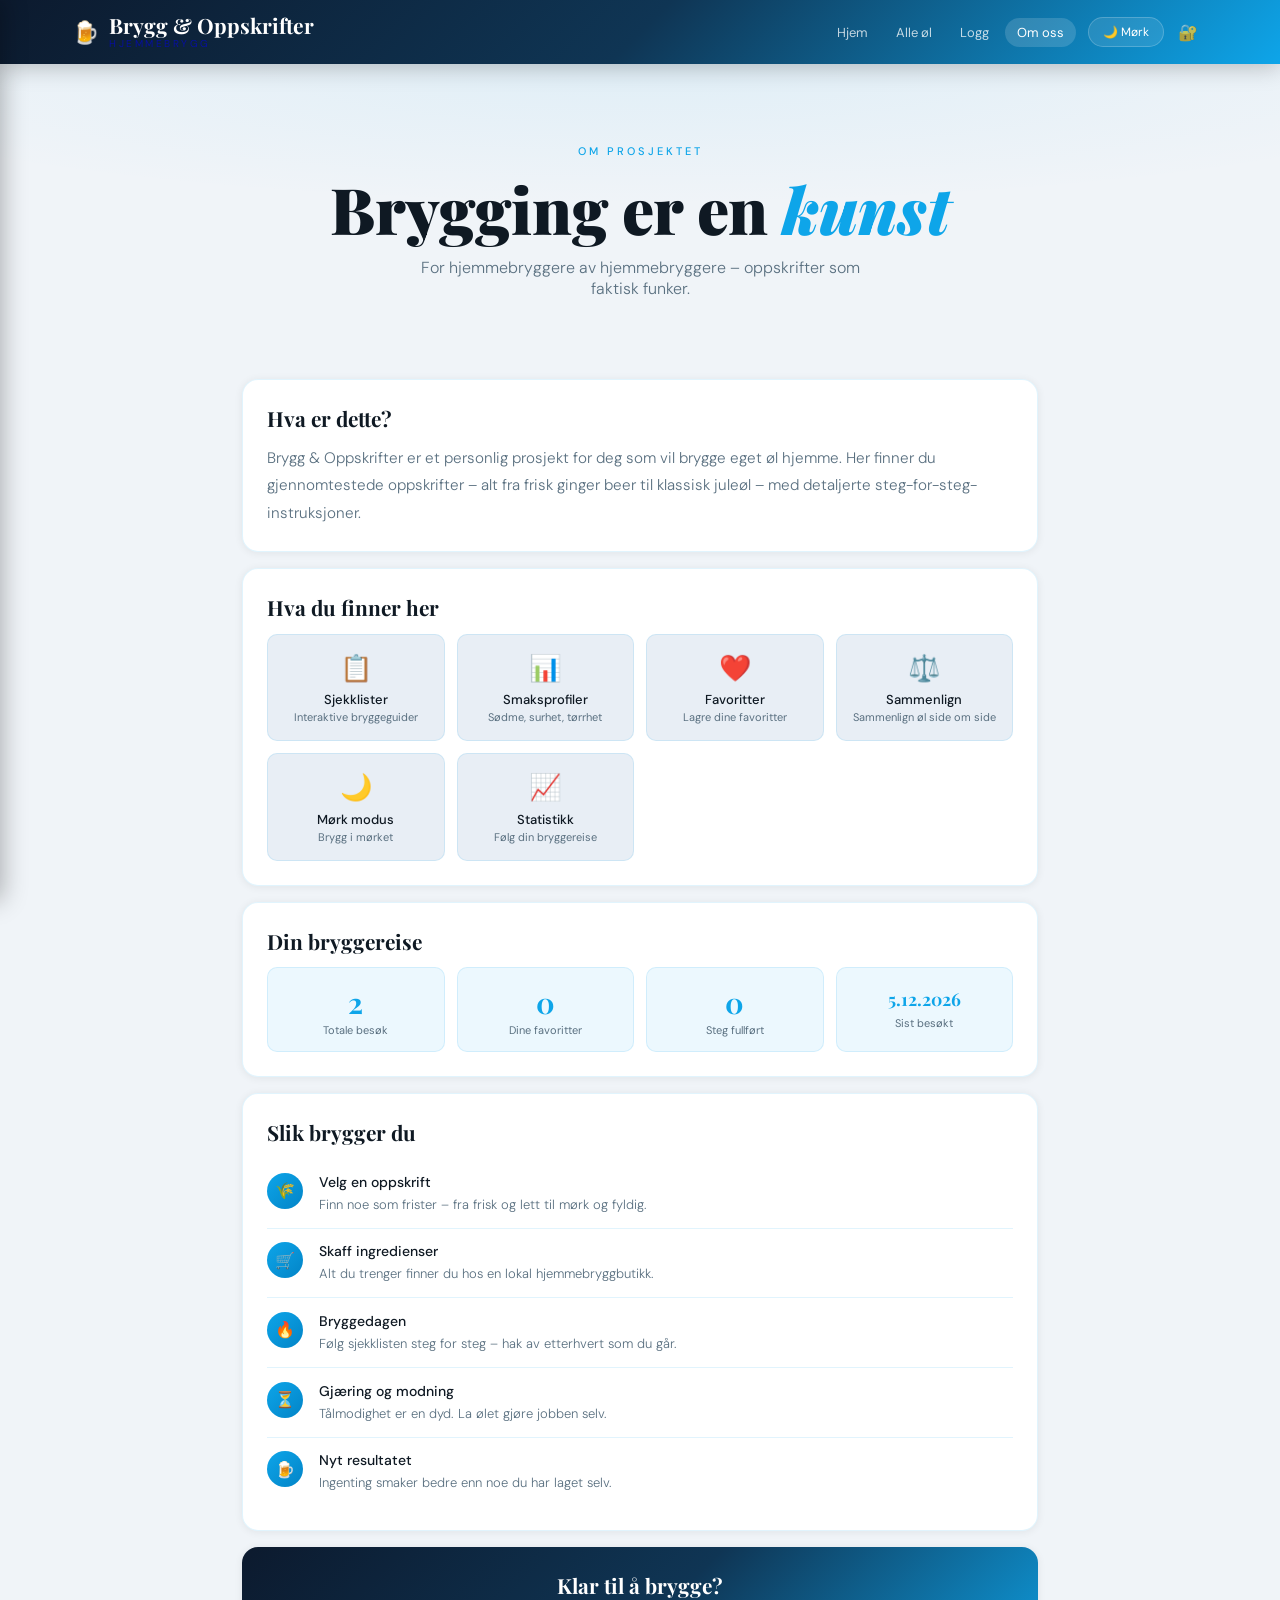
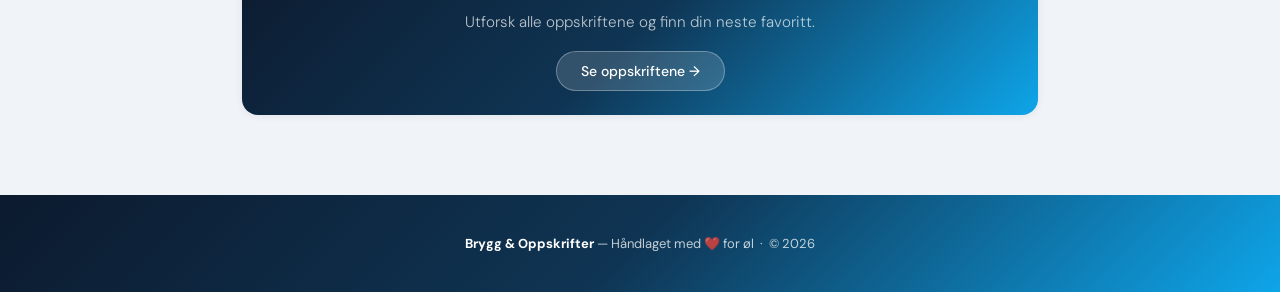
<file: about.html>
<!DOCTYPE html>
<html lang="no" data-theme="light">
<head>
  <meta charset="UTF-8" />
  <meta name="viewport" content="width=device-width, initial-scale=1.0" />
  <title>Om oss – Brygg & Oppskrifter</title>
  <link href="https://fonts.googleapis.com/css2?family=Playfair+Display:wght@700;900&family=DM+Sans:wght@300;400;500&display=swap" rel="stylesheet">
  <link rel="stylesheet" href="styles.css">
  <style>
    .about-main {
      max-width: 860px; margin: 0 auto; padding: 2rem 2rem 5rem;
      display: flex; flex-direction: column; gap: 16px;
    }
    .feature-grid {
      display: grid; grid-template-columns: repeat(auto-fit, minmax(160px, 1fr));
      gap: 12px; margin-top: .5rem;
    }
    .feature-item {
      background: var(--bg3); border: 1px solid var(--card-border);
      border-radius: var(--radius-sm); padding: 1rem; text-align: center;
      transition: transform .2s;
    }
    .feature-item:hover { transform: translateY(-2px); }
    .feature-icon { font-size: 26px; margin-bottom: .4rem; display: block; }
    .feature-label { font-size: 13px; font-weight: 500; }
    .feature-sub { font-size: 11px; color: var(--muted); margin-top: 2px; }

    .timeline { display: flex; flex-direction: column; margin-top: .5rem; }
    .tl-item { display: flex; gap: 1rem; padding: .85rem 0; }
    .tl-item + .tl-item { border-top: 1px solid var(--card-border); }
    .tl-dot {
      width: 36px; height: 36px; border-radius: 50%; flex-shrink: 0;
      background: linear-gradient(135deg, var(--accent), var(--accent2));
      display: flex; align-items: center; justify-content: center; font-size: 16px;
    }
    .tl-text strong { font-size: 14px; font-weight: 500; display: block; margin-bottom: 2px; }
    .tl-text span { font-size: 13px; color: var(--muted); line-height: 1.5; font-weight: 300; }

    .stats-row { display: flex; gap: 12px; flex-wrap: wrap; margin-top: .5rem; }
    .stat-chip {
      flex: 1; min-width: 100px; background: var(--tag-bg);
      border: 1px solid var(--card-border); border-radius: var(--radius-sm); padding: .9rem; text-align: center;
    }
    .stat-num { font-family: 'Playfair Display', serif; font-size: 1.8rem; font-weight: 700; color: var(--accent); }
    .stat-lab { font-size: 11px; color: var(--muted); margin-top: 2px; }

    .cta-card {
      background: var(--header-bg) !important; border: none !important;
      text-align: center;
    }
    .cta-card h2 { color: #fff !important; }
    .cta-card p { color: rgba(255,255,255,.7) !important; font-size: .95rem; font-weight: 300; }
    .cta-btn {
      display: inline-block; margin-top: 1.2rem;
      background: rgba(255,255,255,.15); border: 1.5px solid rgba(255,255,255,.3);
      color: #fff; text-decoration: none; padding: 10px 24px;
      border-radius: 30px; font-size: 14px; font-weight: 500; transition: all .2s;
    }
    .cta-btn:hover { background: rgba(255,255,255,.25); transform: translateY(-2px); }
  </style>
</head>
<body>

<header>
  <div class="header-inner">
    <button class="hamburger-btn" id="hamburgerBtn">☰</button>
    <a class="logo" href="index.html">
      <span class="logo-icon">🍺</span>
      <div>
        <div class="logo-text">Brygg &amp; Oppskrifter</div>
        <div class="logo-sub">Hjemmebrygg</div>
      </div>
    </a>
    <nav>
      <a href="index.html">Hjem</a>
      <a href="all-beers.html">Alle øl</a>
      <a href="brew-log.html">Logg</a>
      <a href="about.html" class="active">Om oss</a>
      <button class="theme-toggle" id="themeBtn">🌙 Mørk</button>
      <a href="admin.html" style="font-size:16px;padding:6px 10px" title="Admin Panel">🔐</a>
    </nav>
  </div>
</header>

<div class="menu-overlay" id="menuOverlay"></div>
<div class="side-menu" id="sideMenu">
  <nav>
    <a href="index.html">Hjem</a>
    <a href="all-beers.html">Alle øl</a>
    <a href="brew-log.html">Logg</a>
    <a href="about.html" class="active">Om oss</a>
    <button class="theme-toggle" id="themeBtnMobile">🌙 Mørk</button>
    <a href="admin.html" style="font-size:14px;padding:6px 10px;margin:16px 24px;display:block;width:calc(100% - 48px);text-align:center;border-radius:20px;background:rgba(255,255,255,.1);color:white;text-decoration:none" title="Admin Panel">🔐 Admin</a>
  </nav>
</div>

<section class="hero">
  <span class="hero-eyebrow">Om prosjektet</span>
  <h1>Brygging er en <em>kunst</em></h1>
  <p>For hjemmebryggere av hjemmebryggere – oppskrifter som faktisk funker.</p>
</section>

<main class="about-main">

  <div class="card fade-up">
    <h2>Hva er dette?</h2>
    <p style="color:var(--muted);line-height:1.8;font-weight:300;font-size:.95rem">
      Brygg &amp; Oppskrifter er et personlig prosjekt for deg som vil brygge eget øl hjemme.
      Her finner du gjennomtestede oppskrifter – alt fra frisk ginger beer til klassisk juleøl –
      med detaljerte steg-for-steg-instruksjoner.
    </p>
  </div>

  <div class="card fade-up">
    <h2>Hva du finner her</h2>
    <div class="feature-grid">
      <div class="feature-item">
        <span class="feature-icon">📋</span>
        <div class="feature-label">Sjekklister</div>
        <div class="feature-sub">Interaktive bryggeguider</div>
      </div>
      <div class="feature-item">
        <span class="feature-icon">📊</span>
        <div class="feature-label">Smaksprofiler</div>
        <div class="feature-sub">Sødme, surhet, tørrhet</div>
      </div>
      <div class="feature-item">
        <span class="feature-icon">❤️</span>
        <div class="feature-label">Favoritter</div>
        <div class="feature-sub">Lagre dine favoritter</div>
      </div>
      <div class="feature-item">
        <span class="feature-icon">⚖️</span>
        <div class="feature-label">Sammenlign</div>
        <div class="feature-sub">Sammenlign øl side om side</div>
      </div>
      <div class="feature-item">
        <span class="feature-icon">🌙</span>
        <div class="feature-label">Mørk modus</div>
        <div class="feature-sub">Brygg i mørket</div>
      </div>
      <div class="feature-item">
        <span class="feature-icon">📈</span>
        <div class="feature-label">Statistikk</div>
        <div class="feature-sub">Følg din bryggereise</div>
      </div>
    </div>
  </div>

  <div class="card fade-up">
    <h2>Din bryggereise</h2>
    <div class="stats-row">
      <div class="stat-chip">
        <div class="stat-num" id="statVisits">—</div>
        <div class="stat-lab">Totale besøk</div>
      </div>
      <div class="stat-chip">
        <div class="stat-num" id="statFavs">—</div>
        <div class="stat-lab">Dine favoritter</div>
      </div>
      <div class="stat-chip">
        <div class="stat-num" id="statProgress">—</div>
        <div class="stat-lab">Steg fullført</div>
      </div>
      <div class="stat-chip">
        <div class="stat-num" id="statLastSeen" style="font-size:1.1rem;line-height:1.8">—</div>
        <div class="stat-lab">Sist besøkt</div>
      </div>
    </div>
  </div>

  <div class="card fade-up">
    <h2>Slik brygger du</h2>
    <div class="timeline">
      <div class="tl-item">
        <div class="tl-dot">🌾</div>
        <div class="tl-text">
          <strong>Velg en oppskrift</strong>
          <span>Finn noe som frister – fra frisk og lett til mørk og fyldig.</span>
        </div>
      </div>
      <div class="tl-item">
        <div class="tl-dot">🛒</div>
        <div class="tl-text">
          <strong>Skaff ingredienser</strong>
          <span>Alt du trenger finner du hos en lokal hjemmebryggbutikk.</span>
        </div>
      </div>
      <div class="tl-item">
        <div class="tl-dot">🔥</div>
        <div class="tl-text">
          <strong>Bryggedagen</strong>
          <span>Følg sjekklisten steg for steg – hak av etterhvert som du går.</span>
        </div>
      </div>
      <div class="tl-item">
        <div class="tl-dot">⏳</div>
        <div class="tl-text">
          <strong>Gjæring og modning</strong>
          <span>Tålmodighet er en dyd. La ølet gjøre jobben selv.</span>
        </div>
      </div>
      <div class="tl-item">
        <div class="tl-dot">🍺</div>
        <div class="tl-text">
          <strong>Nyt resultatet</strong>
          <span>Ingenting smaker bedre enn noe du har laget selv.</span>
        </div>
      </div>
    </div>
  </div>

  <div class="card cta-card fade-up">
    <h2>Klar til å brygge?</h2>
    <p>Utforsk alle oppskriftene og finn din neste favoritt.</p>
    <a href="index.html" class="cta-btn">Se oppskriftene →</a>
  </div>

</main>

<footer>
  <p><strong>Brygg &amp; Oppskrifter</strong> — Håndlaget med ❤️ for øl &nbsp;·&nbsp; &copy; 2026</p>
</footer>

<script>
function getCookie(k){const m=document.cookie.match(new RegExp('(?:^|; )'+k+'=([^;]*)'));return m?decodeURIComponent(m[1]):null;}
function setCookie(k,v,days=365){const d=new Date();d.setDate(d.getDate()+days);document.cookie=k+'='+encodeURIComponent(v)+';expires='+d.toUTCString()+';path=/;SameSite=Lax';}

const visits=parseInt(getCookie('brygg_visits')||'0')+1;
setCookie('brygg_visits',visits);
document.getElementById('statVisits').textContent=visits;

const favs=JSON.parse(localStorage.getItem('brygg_favs')||'[]');
document.getElementById('statFavs').textContent=favs.length;

// Count total completed checklist steps across all recipes
const keys=['brygg_check_ginger','brygg_check_ipa','brygg_check_stout','brygg_check_christmas'];
const totalDone=keys.reduce((sum,k)=>{
  const c=JSON.parse(localStorage.getItem(k)||'{}');
  return sum+Object.values(c).filter(Boolean).length;
},0);
document.getElementById('statProgress').textContent=totalDone;

const last=getCookie('brygg_last');
document.getElementById('statLastSeen').textContent=last||'I dag';
setCookie('brygg_last',new Date().toLocaleDateString('nb-NO'));

let dark=localStorage.getItem('brygg_dark')==='1';
function applyTheme(){document.documentElement.setAttribute('data-theme',dark?'dark':'light');document.getElementById('themeBtn').textContent=dark?'☀️ Lys':'🌙 Mørk';if(document.getElementById('themeBtnMobile'))document.getElementById('themeBtnMobile').textContent=dark?'☀️ Lys':'🌙 Mørk';}
applyTheme();
document.getElementById('themeBtn').onclick=()=>{dark=!dark;localStorage.setItem('brygg_dark',dark?'1':'0');applyTheme();};
if(document.getElementById('themeBtnMobile'))document.getElementById('themeBtnMobile').onclick=()=>{dark=!dark;localStorage.setItem('brygg_dark',dark?'1':'0');applyTheme();};

// ---- HAMBURGER MENU ----
const hamburger = document.getElementById('hamburgerBtn');
const sideMenu = document.getElementById('sideMenu');
const menuOverlay = document.getElementById('menuOverlay');
function toggleMenu(){
  sideMenu.classList.toggle('open');
  menuOverlay.classList.toggle('open');
}
hamburger.addEventListener('click', toggleMenu);
menuOverlay.addEventListener('click', toggleMenu);
document.querySelectorAll('#sideMenu nav a').forEach(link => {
  link.addEventListener('click', toggleMenu);
});
</script>
<button class="scroll-top" id="scrollTop" onclick="window.scrollTo({top:0,behavior:'smooth'})" title="Til toppen">↑</button>
<script>
(function(){
  const btn=document.getElementById("scrollTop");
  window.addEventListener("scroll",function(){btn.classList.toggle("show",window.scrollY>400);},{passive:true});
  const ro=new IntersectionObserver(function(es){es.forEach(function(e){if(e.isIntersecting){e.target.classList.add("visible");ro.unobserve(e.target);}});},{threshold:0.06});
  document.querySelectorAll(".reveal,.card,.beer-card,.stat-card").forEach(function(el){ro.observe(el);});
  document.addEventListener("keydown",function(e){
    if(e.key==="/"&&document.activeElement.tagName!=="INPUT"&&document.activeElement.tagName!=="TEXTAREA"){e.preventDefault();var s=document.getElementById("search");if(s)s.focus();}
    if(e.key==="Escape"){document.activeElement.blur();}
  });
})();
</script>
</body>
</html>
</file>
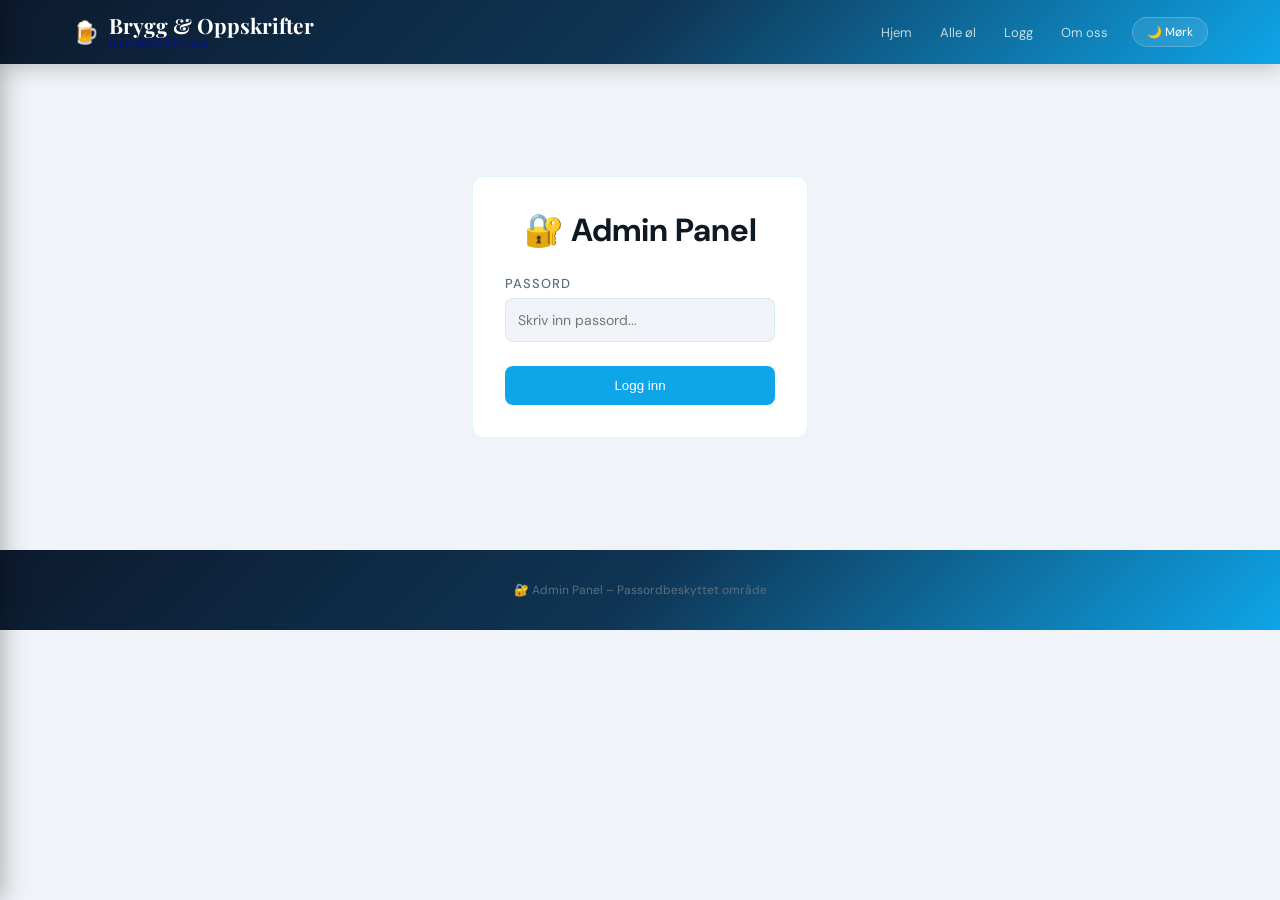
<file: admin.html>
<!DOCTYPE html>
<html lang="no" data-theme="light">
<head>
  <meta charset="UTF-8" /><meta name="viewport" content="width=device-width, initial-scale=1.0" />
  <title>Admin Panel – Brygg & Oppskrifter</title>
  <link href="https://fonts.googleapis.com/css2?family=Playfair+Display:wght@700;900&family=DM+Sans:wght@300;400;500&display=swap" rel="stylesheet">
  <link rel="stylesheet" href="styles.css">
  <style>
    .login-container { max-width: 400px; margin: 5rem auto; padding: 2rem; }
    .login-box { background: var(--bg2); border: 1px solid var(--card-border); border-radius: 12px; padding: 2rem; }
    .login-box h1 { text-align: center; margin-bottom: 1.5rem; }
    .form-group { margin-bottom: 1.5rem; }
    .form-group label { display: block; font-size: 13px; color: var(--muted); margin-bottom: 6px; font-weight: 500; text-transform: uppercase; letter-spacing: 1px; }
    .form-group input { width: 100%; padding: 12px; border: 1.5px solid var(--card-border); border-radius: 8px; background: var(--bg); font-family: 'DM Sans', sans-serif; font-size: 14px; color: var(--text); outline: none; transition: border-color .2s; }
    .form-group input:focus { border-color: var(--accent); }
    .login-btn { width: 100%; padding: 12px; background: var(--accent); color: white; border: none; border-radius: 8px; font-weight: 500; cursor: pointer; transition: background .2s; }
    .login-btn:hover { background: var(--accent2); }
    .error-msg { background: #ef4444; color: white; padding: 12px; border-radius: 8px; margin-bottom: 1rem; display: none; }
    
    .admin-dashboard { display: none; }
    .admin-header { display: flex; justify-content: space-between; align-items: center; margin-bottom: 2rem; padding-bottom: 1.5rem; border-bottom: 1px solid var(--card-border); }
    .logout-btn { background: #ef4444; color: white; border: none; padding: 8px 16px; border-radius: 20px; cursor: pointer; font-size: 12px; transition: background .2s; }
    .logout-btn:hover { background: #dc2626; }
    
    .stats-grid { display: grid; grid-template-columns: repeat(auto-fit, minmax(200px, 1fr)); gap: 1.5rem; margin-bottom: 2rem; }
    .stat-box { background: var(--bg2); border: 1px solid var(--card-border); border-radius: 12px; padding: 1.5rem; text-align: center; }
    .stat-box .value { font-size: 2.5rem; font-weight: 700; color: var(--accent); margin-bottom: 0.5rem; }
    .stat-box .label { font-size: 12px; color: var(--muted); text-transform: uppercase; letter-spacing: 1px; }
    
    .section { background: var(--bg2); border: 1px solid var(--card-border); border-radius: 12px; padding: 1.5rem; margin-bottom: 2rem; }
    .section h2 { margin-top: 0; margin-bottom: 1rem; border-bottom: 1px solid var(--card-border); padding-bottom: 1rem; }
    
    .table-wrap { overflow-x: auto; }
    table { width: 100%; border-collapse: collapse; font-size: 13px; }
    th, td { padding: 12px; text-align: left; border-bottom: 1px solid var(--card-border); }
    th { background: var(--bg3); font-weight: 600; color: var(--text); }
    tr:hover { background: var(--bg3); }
    
    .action-btn { padding: 4px 12px; margin: 0 2px; border: 1px solid var(--card-border); background: var(--bg); border-radius: 6px; cursor: pointer; font-size: 11px; transition: all .2s; }
    .action-btn:hover { background: var(--accent); color: white; border-color: var(--accent); }
    
    .edit-modal { display: none; position: fixed; inset: 0; background: rgba(0,0,0,.5); z-index: 1000; align-items: center; justify-content: center; padding: 2rem; }
    .edit-modal.open { display: flex; }
    .modal-content { background: var(--bg); border-radius: 12px; padding: 2rem; max-width: 500px; width: 100%; max-height: 80vh; overflow-y: auto; }
    .modal-close { position: absolute; top: 1rem; right: 1rem; background: none; border: none; font-size: 24px; cursor: pointer; color: var(--muted); }
    
    .button-group { display: flex; gap: 10px; margin-top: 1rem; }
    .button-group button { flex: 1; padding: 10px; border: 1.5px solid var(--card-border); border-radius: 8px; background: var(--bg2); color: var(--text); cursor: pointer; font-weight: 500; transition: all .2s; }
    .button-group button.danger { background: #ef4444; color: white; border-color: #ef4444; }
    .button-group button.danger:hover { background: #dc2626; }
    .button-group button.primary { background: var(--accent); color: white; border-color: var(--accent); }
    .button-group button.primary:hover { background: var(--accent2); }
  </style>
</head>
<body>

<div class="toast" id="toast"></div>

<header>
  <div class="header-inner">
    <button class="hamburger-btn" id="hamburgerBtn">☰</button>
    <a class="logo" href="index.html">
      <span class="logo-icon">🍺</span>
      <div><div class="logo-text">Brygg &amp; Oppskrifter</div><div class="logo-sub">Hjemmebrygg</div></div>
    </a>
    <nav>
      <a href="index.html">Hjem</a>
      <a href="all-beers.html">Alle øl</a>
      <a href="brew-log.html">Logg</a>
      <a href="about.html">Om oss</a>
      <button class="theme-toggle" id="themeBtn">🌙 Mørk</button>
      <span id="adminBadge" style="background:#ef4444;color:white;padding:4px 10px;border-radius:20px;font-size:11px;font-weight:500;display:none">🔐 Admin</span>
    </nav>
  </div>
</header>

<div class="menu-overlay" id="menuOverlay"></div>
<div class="side-menu" id="sideMenu">
  <nav>
    <a href="index.html">Hjem</a>
    <a href="all-beers.html">Alle øl</a>
    <a href="brew-log.html">Logg</a>
    <a href="about.html">Om oss</a>
    <button class="theme-toggle" id="themeBtnMobile">🌙 Mørk</button>
  </nav>
</div>

<!-- LOGIN -->
<div class="login-container" id="loginContainer">
  <div class="login-box">
    <h1>🔐 Admin Panel</h1>
    <div class="error-msg" id="errorMsg"></div>
    <form onsubmit="handleLogin(event)">
      <div class="form-group">
        <label>Passord</label>
        <input type="password" id="passwordInput" placeholder="Skriv inn passord..." required>
      </div>
      <button type="submit" class="login-btn">Logg inn</button>
    </form>
  </div>
</div>

<!-- ADMIN DASHBOARD -->
<div class="admin-dashboard" id="adminDashboard">
  <div style="max-width:1200px;margin:0 auto;padding:2rem">
    <div class="admin-header">
      <h1>📊 Admin Dashboard</h1>
      <button class="logout-btn" onclick="handleLogout()">Logg ut</button>
    </div>

    <!-- STATISTICS -->
    <div class="stats-grid">
      <div class="stat-box">
        <div class="value" id="totalRecipes">0</div>
        <div class="label">Oppskrifter</div>
      </div>
      <div class="stat-box">
        <div class="value" id="totalViews">0</div>
        <div class="label">Totale views</div>
      </div>
      <div class="stat-box">
        <div class="value" id="totalFavs">0</div>
        <div class="label">Samlet favoritter</div>
      </div>
      <div class="stat-box">
        <div class="value" id="totalVisits">0</div>
        <div class="label">Nettstedsbesøk</div>
      </div>
    </div>

    <!-- BEER STATISTICS -->
    <div class="section">
      <h2>🍺 Oppskrift-statistikk</h2>
      <div class="table-wrap">
        <table>
          <thead>
            <tr>
              <th>Øl</th>
              <th>ABV</th>
              <th>Views</th>
              <th>Favoritter</th>
              <th>Vanskelighetsgrad</th>
              <th>Handlinger</th>
            </tr>
          </thead>
          <tbody id="beerStatsTable"></tbody>
        </table>
      </div>
    </div>

    <!-- SEARCH STATISTICS -->
    <div class="section">
      <h2>🔍 Søkehistorikk</h2>
      <div id="searchStats" style="font-size:13px;color:var(--muted)">Ingen søk registrert ennå</div>
    </div>

    <!-- ADMIN TOOLS -->
    <div class="section">
      <h2>⚙️ Admin-Verktøy</h2>
      <div style="display:grid;gap:10px">
        <button class="action-btn" style="padding:10px;width:100%;background:var(--bg3);border:1px solid var(--card-border)" onclick="clearAllData()">🗑️ Tøm alle brukerdata</button>
        <button class="action-btn" style="padding:10px;width:100%;background:var(--bg3);border:1px solid var(--card-border)" onclick="exportData()">💾 Eksporter data (JSON)</button>
        <button class="action-btn" style="padding:10px;width:100%;background:var(--bg3);border:1px solid var(--card-border)" onclick="toggleDevTools()">🛠️ Dev-verktøy</button>
      </div>
    </div>

    <!-- DEV TOOLS -->
    <div class="section" id="devTools" style="display:none">
      <h2>🛠️ Utviklings-verktøy</h2>
      <div style="margin-bottom:1rem">
        <label style="display:block;margin-bottom:0.5rem;font-weight:500">Generer test-data:</label>
        <button class="action-btn" style="padding:8px 12px;background:var(--accent);color:white;border-color:var(--accent)" onclick="generateTestViews()">Generer tilfeldige views</button>
        <button class="action-btn" style="padding:8px 12px;background:var(--accent);color:white;border-color:var(--accent)" onclick="generateTestFavs()">Generer tilfeldige favoritter</button>
      </div>
      <div>
        <label style="display:block;margin-bottom:0.5rem;font-weight:500">LocalStorage Inspector:</label>
        <textarea id="storageInspector" style="width:100%;height:200px;padding:10px;border:1px solid var(--card-border);border-radius:8px;font-family:monospace;font-size:12px;background:var(--bg);color:var(--text);resize:vertical" readonly></textarea>
      </div>
      <button class="action-btn" style="padding:8px 12px;background:var(--accent);color:white;border-color:var(--accent);margin-top:10px" onclick="refreshStorageInspector()">Oppdater Inspector</button>
    </div>
  </div>
</div>

<!-- EDIT MODAL -->
<div class="edit-modal" id="editModal">
  <div class="modal-content">
    <button class="modal-close" onclick="closeEditModal()">&times;</button>
    <h2 id="editModalTitle">Rediger øl</h2>
    <div class="form-group">
      <label>Navn</label>
      <input type="text" id="editName">
    </div>
    <div class="form-group">
      <label>ABV %</label>
      <input type="number" id="editAbv" step="0.1">
    </div>
    <div class="form-group">
      <label>Beskrivelse</label>
      <textarea id="editDesc" style="width:100%;padding:10px;border:1px solid var(--card-border);border-radius:8px;background:var(--bg);color:var(--text);resize:vertical" rows="4"></textarea>
    </div>
    <div class="form-group">
      <label>Vanskelighetsgrad</label>
      <select id="editDifficulty" style="width:100%;padding:10px;border:1px solid var(--card-border);border-radius:8px;background:var(--bg);color:var(--text)">
        <option>Beginner</option>
        <option>Intermediate</option>
        <option>Advanced</option>
      </select>
    </div>
    <div class="button-group">
      <button onclick="closeEditModal()" style="border-color:var(--card-border)">Avbryt</button>
      <button class="primary" onclick="saveEditedBeer()">Lagre</button>
    </div>
  </div>
</div>

<footer style="text-align:center;padding:2rem;color:var(--muted);font-size:12px">
  <p>🔐 Admin Panel – Passordbeskyttet område</p>
</footer>

<script>
const ADMIN_PASSWORD = 'brygg2026'; // Admin passord

let dark = localStorage.getItem('brygg_dark') === '1';
function applyTheme(){
  document.documentElement.setAttribute('data-theme', dark ? 'dark' : 'light');
  document.getElementById('themeBtn').textContent = dark ? '☀️ Lys' : '🌙 Mørk';
  if(document.getElementById('themeBtnMobile')) document.getElementById('themeBtnMobile').textContent = dark ? '☀️ Lys' : '🌙 Mørk';
}
applyTheme();
document.getElementById('themeBtn').onclick = () => {
  dark = !dark;
  localStorage.setItem('brygg_dark', dark ? '1' : '0');
  applyTheme();
};
if(document.getElementById('themeBtnMobile')) {
  document.getElementById('themeBtnMobile').onclick = () => {
    dark = !dark;
    localStorage.setItem('brygg_dark', dark ? '1' : '0');
    applyTheme();
  };
}

// HAMBURGER MENU
const hamburger = document.getElementById('hamburgerBtn');
const sideMenu = document.getElementById('sideMenu');
const menuOverlay = document.getElementById('menuOverlay');
function toggleMenu(){
  sideMenu.classList.toggle('open');
  menuOverlay.classList.toggle('open');
}
hamburger.addEventListener('click', toggleMenu);
menuOverlay.addEventListener('click', toggleMenu);
document.querySelectorAll('#sideMenu nav a').forEach(link => {
  link.addEventListener('click', toggleMenu);
});

// Toast
function showToast(msg){
  const t = document.getElementById('toast');
  t.textContent = msg;
  t.classList.add('show');
  setTimeout(() => t.classList.remove('show'), 2200);
}

// Admin login
function handleLogin(e){
  e.preventDefault();
  const pwd = document.getElementById('passwordInput').value;
  const errorMsg = document.getElementById('errorMsg');
  
  if(pwd === ADMIN_PASSWORD){
    localStorage.setItem('brygg_admin', '1');
    errorMsg.style.display = 'none';
    showAdmin();
  } else {
    errorMsg.textContent = '❌ Feil passord';
    errorMsg.style.display = 'block';
    document.getElementById('passwordInput').value = '';
  }
}

function handleLogout(){
  localStorage.removeItem('brygg_admin');
  location.reload();
}

function showAdmin(){
  document.getElementById('loginContainer').style.display = 'none';
  document.getElementById('adminDashboard').style.display = 'block';
  document.getElementById('adminBadge').style.display = 'block';
  loadStats();
}

function checkAdmin(){
  if(localStorage.getItem('brygg_admin') === '1'){
    showAdmin();
  }
}

// Load stats
function loadStats(){
  const BEERS = [
    { id:'ginger', name:'Sterk Ginger Beer', abv:6.0, difficulty:'Beginner' },
    { id:'ipa', name:'Tropisk IPA', abv:6.5, difficulty:'Intermediate' },
    { id:'stout', name:'Kremet Stout', abv:5.0, difficulty:'Intermediate' },
    { id:'christmas', name:'Juleøl', abv:5.8, difficulty:'Intermediate' }
  ];
  
  const viewCounts = JSON.parse(localStorage.getItem('brygg_views')||'{}');
  const favs = JSON.parse(localStorage.getItem('brygg_favs')||'[]');
  const visits = parseInt(document.cookie.match(/brygg_visits=(\d+)/)?.[1]||'0');
  
  document.getElementById('totalRecipes').textContent = BEERS.length;
  document.getElementById('totalViews').textContent = Object.values(viewCounts).reduce((a,b)=>a+b,0);
  document.getElementById('totalFavs').textContent = favs.length;
  document.getElementById('totalVisits').textContent = visits;
  
  const tbody = document.getElementById('beerStatsTable');
  tbody.innerHTML = BEERS.map(b => `
    <tr>
      <td><strong>${b.name}</strong></td>
      <td>${b.abv}%</td>
      <td>${viewCounts[b.id]||0}</td>
      <td>${favs.includes(b.id)?1:0}</td>
      <td>${b.difficulty}</td>
      <td>
        <button class="action-btn" onclick="openEditModal('${b.id}')">✏️ Rediger</button>
      </td>
    </tr>
  `).join('');
}

let editingBeerId = null;
function openEditModal(id){
  const BEERS = {
    'ginger': { name:'Sterk Ginger Beer', abv:6.0, desc:'Frisk, krydret og perfekt balansert — 6% ABV', difficulty:'Beginner' },
    'ipa': { name:'Tropisk IPA', abv:6.5, desc:'Humledrevet øl med tropiske frukttoner og frisk bitterhet.', difficulty:'Intermediate' },
    'stout': { name:'Kremet Stout', abv:5.0, desc:'Mørk og fyldig med toner av kaffe, sjokolade og karamell.', difficulty:'Intermediate' },
    'christmas': { name:'Juleøl', abv:5.8, desc:'Klassisk norsk Winter Ale med karamell, tørket frukt og valgfritt julepreg.', difficulty:'Intermediate' }
  };
  
  const beer = BEERS[id];
  editingBeerId = id;
  document.getElementById('editName').value = beer.name;
  document.getElementById('editAbv').value = beer.abv;
  document.getElementById('editDesc').value = beer.desc;
  document.getElementById('editDifficulty').value = beer.difficulty;
  document.getElementById('editModal').classList.add('open');
}

function closeEditModal(){
  document.getElementById('editModal').classList.remove('open');
  editingBeerId = null;
}

function saveEditedBeer(){
  showToast('✅ Endringer lagret! (Demo - ikke persistent)');
  closeEditModal();
  loadStats();
}

function clearAllData(){
  if(confirm('🗑️ Er du sikker? Dette vil slette alle brukerdata (views, favorites, visits).')){
    localStorage.removeItem('brygg_views');
    localStorage.removeItem('brygg_favs');
    document.cookie = 'brygg_visits=0;path=/';
    showToast('✅ Brukerdata slettet');
    loadStats();
  }
}

function exportData(){
  const data = {
    views: JSON.parse(localStorage.getItem('brygg_views')||'{}'),
    favorites: JSON.parse(localStorage.getItem('brygg_favs')||'[]'),
    visits: parseInt(document.cookie.match(/brygg_visits=(\d+)/)?.[1]||'0'),
    exported: new Date().toISOString()
  };
  const json = JSON.stringify(data, null, 2);
  const blob = new Blob([json], {type: 'application/json'});
  const url = URL.createObjectURL(blob);
  const a = document.createElement('a');
  a.href = url;
  a.download = `brygg-data-${new Date().toISOString().split('T')[0]}.json`;
  a.click();
  showToast('💾 Data eksportert');
}

function toggleDevTools(){
  const devTools = document.getElementById('devTools');
  devTools.style.display = devTools.style.display === 'none' ? 'block' : 'none';
  if(devTools.style.display === 'block') refreshStorageInspector();
}

function refreshStorageInspector(){
  const inspector = document.getElementById('storageInspector');
  const data = {
    views: JSON.parse(localStorage.getItem('brygg_views')||'{}'),
    favorites: JSON.parse(localStorage.getItem('brygg_favs')||'[]'),
    dark: localStorage.getItem('brygg_dark'),
    admin: localStorage.getItem('brygg_admin'),
    cookies: document.cookie
  };
  inspector.value = JSON.stringify(data, null, 2);
}

function generateTestViews(){
  const BEERS = ['ginger','ipa','stout','christmas'];
  const viewCounts = JSON.parse(localStorage.getItem('brygg_views')||'{}');
  BEERS.forEach(id => {
    viewCounts[id] = (viewCounts[id]||0) + Math.floor(Math.random()*20) + 5;
  });
  localStorage.setItem('brygg_views', JSON.stringify(viewCounts));
  showToast('✅ Test-views generert');
  loadStats();
}

function generateTestFavs(){
  const BEERS = ['ginger','ipa','stout','christmas'];
  const favs = JSON.parse(localStorage.getItem('brygg_favs')||'[]');
  const rnd = BEERS[Math.floor(Math.random()*BEERS.length)];
  if(!favs.includes(rnd)) favs.push(rnd);
  localStorage.setItem('brygg_favs', JSON.stringify(favs));
  showToast('✅ Test-favoritter lagt til');
  loadStats();
}

checkAdmin();
</script>
</body>
</html>
</file>
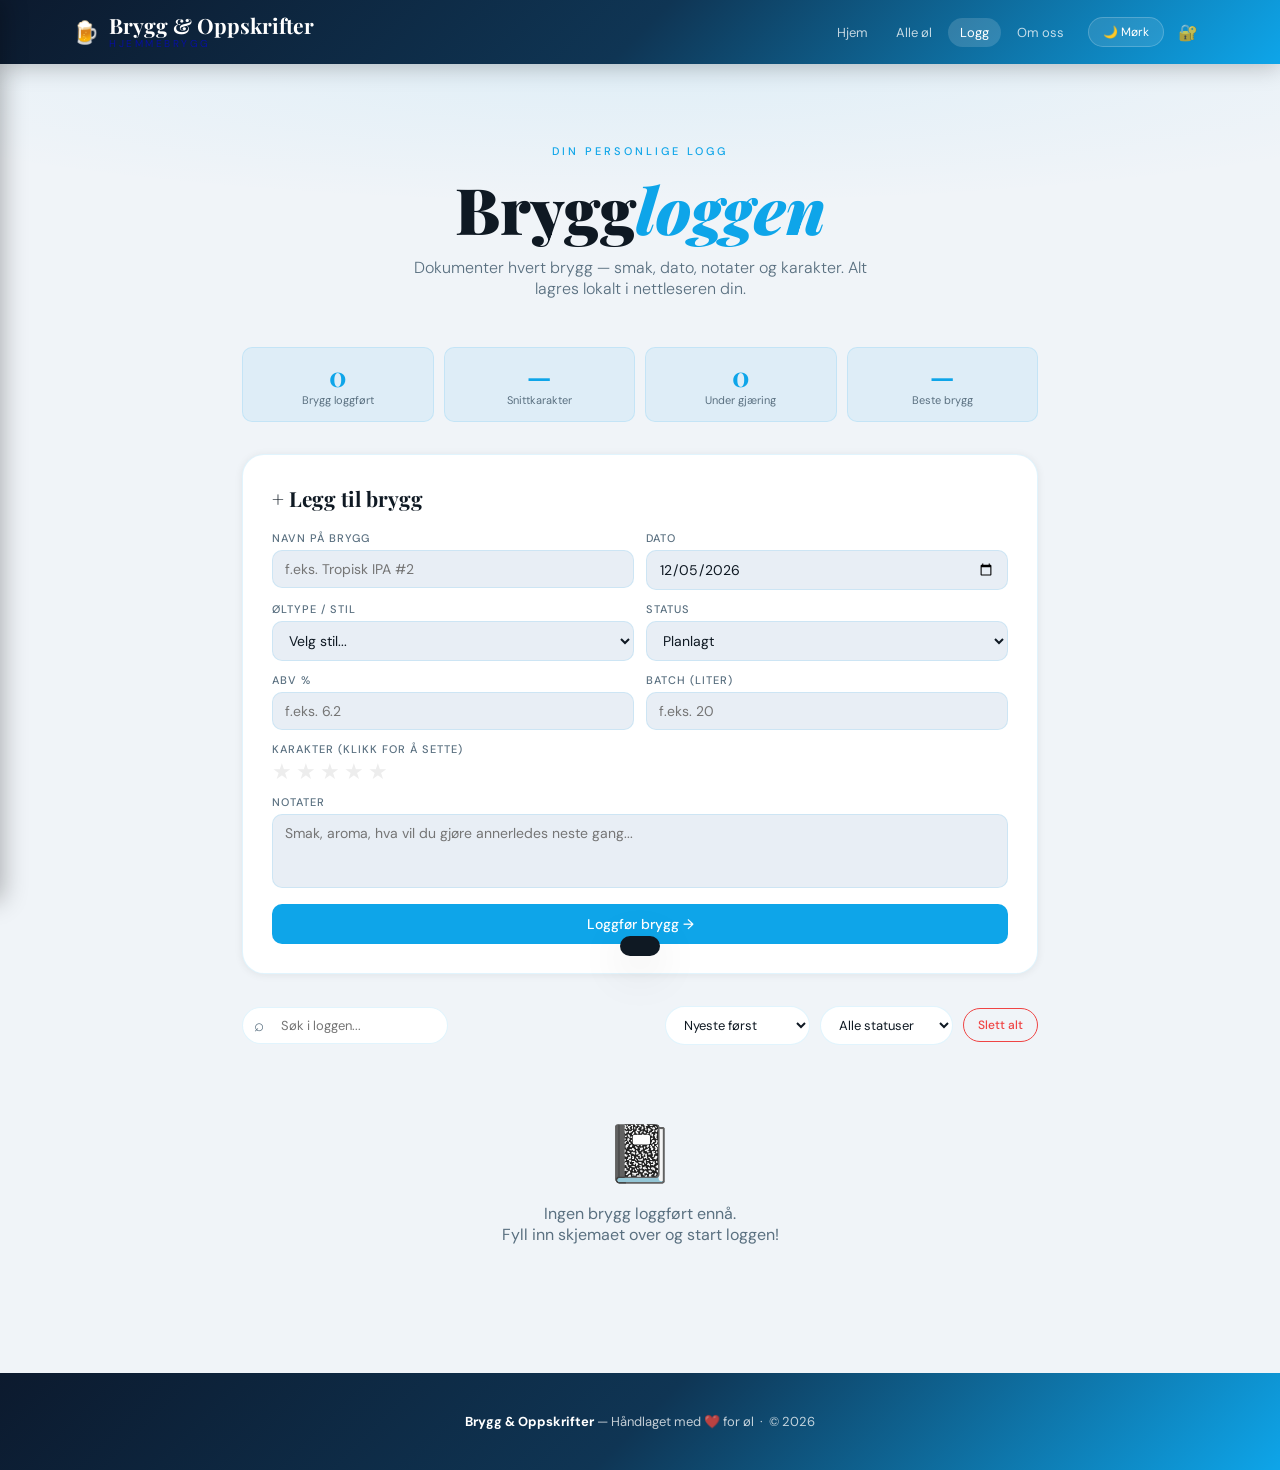
<file: brew-log.html>
<!DOCTYPE html>
<html lang="no" data-theme="light">
<head>
  <meta charset="UTF-8" /><meta name="viewport" content="width=device-width, initial-scale=1.0" />
  <title>Brygglogg – Brygg & Oppskrifter</title>
  <link href="https://fonts.googleapis.com/css2?family=Playfair+Display:wght@700;900&family=DM+Sans:wght@300;400;500&display=swap" rel="stylesheet">
  <link rel="stylesheet" href="styles.css">
  <style>
    .log-wrap { max-width: 860px; margin: 0 auto; padding: 0 2rem 5rem; }

    /* FORM CARD */
    .log-form { background: var(--bg2); border: 1px solid var(--card-border); border-radius: var(--radius-lg); padding: 1.8rem; box-shadow: var(--shadow-sm); margin-bottom: 2rem; }
    .log-form h2 { font-family: 'Playfair Display', serif; font-size: 1.3rem; font-weight: 700; margin-bottom: 1.2rem; }
    .form-grid { display: grid; grid-template-columns: 1fr 1fr; gap: 12px; }
    .form-group { display: flex; flex-direction: column; gap: 5px; }
    .form-group label { font-size: 11px; font-weight: 500; color: var(--muted); text-transform: uppercase; letter-spacing: 1px; }
    .form-group input, .form-group select, .form-group textarea {
      background: var(--bg3); border: 1.5px solid var(--card-border); border-radius: var(--radius-sm);
      padding: 9px 12px; font-family: 'DM Sans', sans-serif; font-size: 14px; color: var(--text);
      outline: none; transition: border-color .2s; resize: none;
    }
    .form-group input:focus, .form-group select:focus, .form-group textarea:focus { border-color: var(--accent); }
    .form-group.full { grid-column: 1 / -1; }
    .star-picker { display: flex; gap: 4px; }
    .star-picker span { font-size: 22px; cursor: pointer; color: var(--bg3); filter: grayscale(1); transition: all .15s; line-height: 1; }
    .star-picker span.lit { color: var(--warm); filter: none; }
    .star-picker span:hover ~ span { color: var(--bg3); filter: grayscale(1); }
    .btn-submit {
      margin-top: 1rem; width: 100%; padding: 11px;
      background: var(--accent); color: #fff; border: none; border-radius: var(--radius-sm);
      font-family: 'DM Sans', sans-serif; font-size: 14px; font-weight: 500; cursor: pointer;
      transition: background .2s, transform .1s;
    }
    .btn-submit:hover { background: var(--accent2); transform: translateY(-1px); }

    /* STATS ROW */
    .log-stats { display: grid; grid-template-columns: repeat(4, 1fr); gap: 10px; margin-bottom: 2rem; }
    .log-stat { background: var(--tag-bg); border: 1px solid var(--card-border); border-radius: var(--radius-sm); padding: .9rem; text-align: center; }
    .log-stat-val { font-family: 'Playfair Display', serif; font-size: 1.7rem; font-weight: 700; color: var(--accent); line-height: 1; }
    .log-stat-label { font-size: 11px; color: var(--muted); margin-top: 3px; }

    /* FILTERS */
    .log-controls { display: flex; gap: 10px; flex-wrap: wrap; margin-bottom: 1.5rem; align-items: center; }
    .log-controls input[type="text"] {
      flex: 1; min-width: 180px; padding: 9px 14px 9px 38px;
      border: 1.5px solid var(--card-border); border-radius: 30px;
      background: var(--bg2); font-family: 'DM Sans', sans-serif; font-size: 13px; color: var(--text);
      outline: none; transition: border-color .2s;
    }
    .log-controls input[type="text"]:focus { border-color: var(--accent); }
    .search-rel { position: relative; flex: 1; min-width: 180px; }
    .search-rel::before { content: '⌕'; position: absolute; left: 12px; top: 50%; transform: translateY(-50%); font-size: 17px; color: var(--muted); pointer-events: none; }
    .log-controls select { padding: 9px 14px; border: 1.5px solid var(--card-border); border-radius: 30px; background: var(--bg2); font-family: 'DM Sans', sans-serif; font-size: 13px; color: var(--text); outline: none; cursor: pointer; }
    .btn-clear-all { padding: 8px 14px; border-radius: 20px; cursor: pointer; font-size: 12px; font-weight: 500; border: 1.5px solid var(--danger); background: transparent; color: var(--danger); transition: all .2s; font-family: 'DM Sans', sans-serif; }
    .btn-clear-all:hover { background: var(--danger); color: #fff; }

    /* ENTRIES */
    .entries-list { display: flex; flex-direction: column; gap: 14px; }
    .entry-card {
      background: var(--bg2); border: 1px solid var(--card-border); border-radius: var(--radius);
      padding: 1.3rem 1.5rem; box-shadow: var(--shadow-sm);
      display: grid; grid-template-columns: 1fr auto; gap: .5rem;
      opacity: 0; transform: translateY(16px);
      transition: opacity .35s ease, transform .35s ease, box-shadow .2s;
    }
    .entry-card.visible { opacity: 1; transform: translateY(0); }
    .entry-card:hover { box-shadow: var(--shadow); }
    .entry-header { display: flex; align-items: flex-start; gap: 12px; grid-column: 1; }
    .entry-emoji { font-size: 2rem; line-height: 1; flex-shrink: 0; }
    .entry-title { font-family: 'Playfair Display', serif; font-size: 1.1rem; font-weight: 700; margin-bottom: 2px; }
    .entry-meta { font-size: 12px; color: var(--muted); display: flex; gap: 10px; flex-wrap: wrap; }
    .entry-meta span { display: flex; align-items: center; gap: 3px; }
    .entry-notes { font-size: 13px; color: var(--muted); font-weight: 300; line-height: 1.6; margin-top: .6rem; grid-column: 1 / -1; padding-top: .6rem; border-top: 1px solid var(--card-border); }
    .entry-stars { color: var(--warm); font-size: 14px; letter-spacing: 1px; }
    .entry-actions { grid-column: 2; grid-row: 1; display: flex; gap: 6px; align-items: flex-start; }
    .btn-del { background: none; border: 1px solid var(--card-border); color: var(--muted); cursor: pointer; width: 28px; height: 28px; border-radius: 50%; font-size: 13px; display: flex; align-items: center; justify-content: center; transition: all .2s; }
    .btn-del:hover { background: var(--danger); border-color: var(--danger); color: #fff; }
    .btn-edit { background: none; border: 1px solid var(--card-border); color: var(--muted); cursor: pointer; width: 28px; height: 28px; border-radius: 50%; font-size: 12px; display: flex; align-items: center; justify-content: center; transition: all .2s; }
    .btn-edit:hover { background: var(--accent); border-color: var(--accent); color: #fff; }
    .status-pill { font-size: 10px; font-weight: 500; padding: 2px 8px; border-radius: 20px; }
    .status-gjær { background: rgba(14,165,233,.12); color: var(--accent); }
    .status-klar { background: rgba(16,185,129,.12); color: var(--success); }
    .status-ferdig { background: rgba(245,158,11,.12); color: var(--warm2); }
    .status-planlagt { background: rgba(90,112,128,.12); color: var(--muted); }

    .empty-log { text-align: center; padding: 3rem 1rem; color: var(--muted); }
    .empty-log div { font-size: 3.5rem; margin-bottom: .8rem; }

    /* MODAL EDIT */
    .modal-overlay { position: fixed; inset: 0; background: rgba(0,0,0,.6); z-index: 500; display: none; align-items: center; justify-content: center; padding: 1rem; }
    .modal-overlay.show { display: flex; }
    .modal-inner { background: var(--bg2); border-radius: var(--radius-lg); padding: 2rem; max-width: 560px; width: 100%; max-height: 90vh; overflow-y: auto; box-shadow: var(--shadow-lg); animation: popIn .3s cubic-bezier(.34,1.2,.64,1); }
    .modal-inner h3 { font-family: 'Playfair Display', serif; font-size: 1.3rem; margin-bottom: 1.2rem; }
    .modal-actions { display: flex; gap: 10px; margin-top: 1rem; }
    .btn-save { flex: 1; padding: 10px; background: var(--accent); color: #fff; border: none; border-radius: var(--radius-sm); font-family: 'DM Sans', sans-serif; font-size: 14px; font-weight: 500; cursor: pointer; transition: background .2s; }
    .btn-save:hover { background: var(--accent2); }
    .btn-cancel { padding: 10px 20px; background: none; border: 1.5px solid var(--card-border); color: var(--muted); border-radius: var(--radius-sm); font-family: 'DM Sans', sans-serif; font-size: 14px; cursor: pointer; transition: all .2s; }
    .btn-cancel:hover { background: var(--bg3); }

    /* CHART */
    .chart-wrap { background: var(--bg2); border: 1px solid var(--card-border); border-radius: var(--radius); padding: 1.5rem; box-shadow: var(--shadow-sm); margin-bottom: 2rem; }
    .chart-wrap h3 { font-family: 'Playfair Display', serif; font-size: 1.1rem; font-weight: 700; margin-bottom: 1rem; }
    .bar-chart { display: flex; flex-direction: column; gap: 8px; }
    .bc-row { display: flex; align-items: center; gap: 10px; }
    .bc-label { font-size: 12px; color: var(--muted); width: 110px; flex-shrink: 0; text-align: right; }
    .bc-track { flex: 1; height: 10px; background: var(--bg3); border-radius: 5px; overflow: hidden; }
    .bc-fill { height: 100%; border-radius: 5px; background: linear-gradient(90deg, var(--accent), var(--warm)); transition: width .7s cubic-bezier(.34,1.2,.64,1); }
    .bc-val { font-size: 12px; color: var(--muted); width: 24px; }

    @keyframes popIn { from { transform: scale(.88); opacity: 0; } to { transform: scale(1); opacity: 1; } }
    @media (max-width: 600px) {
      .form-grid { grid-template-columns: 1fr; }
      .log-stats { grid-template-columns: repeat(2, 1fr); }
      .bc-label { width: 80px; }
    }
  </style>
</head>
<body>

<div class="toast" id="toast"></div>

<div class="modal-overlay" id="editModal">
  <div class="modal-inner">
    <h3>Rediger innlegg</h3>
    <div class="form-grid" id="editFormGrid"></div>
    <div class="modal-actions">
      <button class="btn-save" onclick="saveEdit()">Lagre endringer</button>
      <button class="btn-cancel" onclick="closeEdit()">Avbryt</button>
    </div>
  </div>
</div>

<header>
  <div class="header-inner">
    <button class="hamburger-btn" id="hamburgerBtn">☰</button>
    <a class="logo" href="index.html">
      <span class="logo-icon">🍺</span>
      <div><div class="logo-text">Brygg &amp; Oppskrifter</div><div class="logo-sub">Hjemmebrygg</div></div>
    </a>
    <nav>
      <a href="index.html">Hjem</a>
      <a href="all-beers.html">Alle øl</a>
      <a href="brew-log.html" class="active">Logg</a>
      <a href="about.html">Om oss</a>
      <button class="theme-toggle" id="themeBtn">🌙 Mørk</button>
      <a href="admin.html" style="font-size:16px;padding:6px 10px" title="Admin Panel">🔐</a>
    </nav>
  </div>
</header>

<div class="menu-overlay" id="menuOverlay"></div>
<div class="side-menu" id="sideMenu">
  <nav>
    <a href="index.html">Hjem</a>
    <a href="all-beers.html">Alle øl</a>
    <a href="brew-log.html" class="active">Logg</a>
    <a href="about.html">Om oss</a>
    <button class="theme-toggle" id="themeBtnMobile">🌙 Mørk</button>
    <a href="admin.html" style="font-size:14px;padding:6px 10px;margin:16px 24px;display:block;width:calc(100% - 48px);text-align:center;border-radius:20px;background:rgba(255,255,255,.1);color:white;text-decoration:none" title="Admin Panel">🔐 Admin</a>
  </nav>
</div>

<section class="hero">
  <span class="hero-eyebrow">Din personlige logg</span>
  <h1>Brygg&shy;<em>loggen</em></h1>
  <p>Dokumenter hvert brygg — smak, dato, notater og karakter. Alt lagres lokalt i nettleseren din.</p>
</section>

<div class="log-wrap">

  <!-- STATS -->
  <div class="log-stats" id="logStats">
    <div class="log-stat"><div class="log-stat-val" id="ls-total">0</div><div class="log-stat-label">Brygg loggført</div></div>
    <div class="log-stat"><div class="log-stat-val" id="ls-avg">—</div><div class="log-stat-label">Snittkarakter</div></div>
    <div class="log-stat"><div class="log-stat-val" id="ls-active">0</div><div class="log-stat-label">Under gjæring</div></div>
    <div class="log-stat"><div class="log-stat-val" id="ls-best">—</div><div class="log-stat-label">Beste brygg</div></div>
  </div>

  <!-- CHART (vises når det finnes data) -->
  <div class="chart-wrap" id="ratingChart" style="display:none">
    <h3>Karakterfordeling</h3>
    <div class="bar-chart" id="barChart"></div>
  </div>

  <!-- NEW ENTRY FORM -->
  <div class="log-form">
    <h2>+ Legg til brygg</h2>
    <div class="form-grid">
      <div class="form-group">
        <label>Navn på brygg</label>
        <input type="text" id="f-name" placeholder="f.eks. Tropisk IPA #2" maxlength="60">
      </div>
      <div class="form-group">
        <label>Dato</label>
        <input type="date" id="f-date">
      </div>
      <div class="form-group">
        <label>Øltype / stil</label>
        <select id="f-style">
          <option value="">Velg stil...</option>
          <option>IPA</option>
          <option>Stout / Porter</option>
          <option>Pale Ale</option>
          <option>Ginger Beer</option>
          <option>Wheat / Hefe</option>
          <option>Lager / Pilsner</option>
          <option>Sour / Gose</option>
          <option>Annet</option>
        </select>
      </div>
      <div class="form-group">
        <label>Status</label>
        <select id="f-status">
          <option value="planlagt">Planlagt</option>
          <option value="gjær">Under gjæring</option>
          <option value="klar">Klar til å tappe</option>
          <option value="ferdig">Ferdig / Drukket</option>
        </select>
      </div>
      <div class="form-group">
        <label>ABV %</label>
        <input type="number" id="f-abv" placeholder="f.eks. 6.2" step="0.1" min="0" max="20">
      </div>
      <div class="form-group">
        <label>Batch (liter)</label>
        <input type="number" id="f-batch" placeholder="f.eks. 20" step="1" min="1">
      </div>
      <div class="form-group full">
        <label>Karakter (klikk for å sette)</label>
        <div class="star-picker" id="starPicker">
          <span data-v="1">★</span><span data-v="2">★</span><span data-v="3">★</span>
          <span data-v="4">★</span><span data-v="5">★</span>
        </div>
      </div>
      <div class="form-group full">
        <label>Notater</label>
        <textarea id="f-notes" rows="3" placeholder="Smak, aroma, hva vil du gjøre annerledes neste gang..."></textarea>
      </div>
    </div>
    <button class="btn-submit" onclick="addEntry()">Loggfør brygg →</button>
  </div>

  <!-- FILTER / SORT -->
  <div class="log-controls">
    <div class="search-rel">
      <input type="text" id="logSearch" placeholder="Søk i loggen..." oninput="renderEntries()">
    </div>
    <select id="logSort" onchange="renderEntries()">
      <option value="newest">Nyeste først</option>
      <option value="oldest">Eldste først</option>
      <option value="rating-desc">Høyest karakter</option>
      <option value="rating-asc">Lavest karakter</option>
      <option value="name">Navn A–Å</option>
    </select>
    <select id="logStatus" onchange="renderEntries()">
      <option value="all">Alle statuser</option>
      <option value="planlagt">Planlagt</option>
      <option value="gjær">Under gjæring</option>
      <option value="klar">Klar</option>
      <option value="ferdig">Ferdig</option>
    </select>
    <button class="btn-clear-all" onclick="confirmClearAll()">Slett alt</button>
  </div>

  <div class="entries-list" id="entriesList"></div>

</div>

<footer>
  <p><strong>Brygg &amp; Oppskrifter</strong> — Håndlaget med ❤️ for øl &nbsp;·&nbsp; &copy; 2026</p>
</footer>

<script>
// ---- THEME ----
let dark = localStorage.getItem('brygg_dark') === '1';
function applyTheme(){ document.documentElement.setAttribute('data-theme', dark?'dark':'light'); document.getElementById('themeBtn').textContent = dark?'☀️ Lys':'🌙 Mørk'; if(document.getElementById('themeBtnMobile'))document.getElementById('themeBtnMobile').textContent = dark?'☀️ Lys':'🌙 Mørk'; }
applyTheme();
document.getElementById('themeBtn').onclick = () => { dark=!dark; localStorage.setItem('brygg_dark',dark?'1':'0'); applyTheme(); };
if(document.getElementById('themeBtnMobile'))document.getElementById('themeBtnMobile').onclick = () => { dark=!dark; localStorage.setItem('brygg_dark',dark?'1':'0'); applyTheme(); };

// ---- HAMBURGER MENU ----
const hamburger = document.getElementById('hamburgerBtn');
const sideMenu = document.getElementById('sideMenu');
const menuOverlay = document.getElementById('menuOverlay');
function toggleMenu(){
  sideMenu.classList.toggle('open');
  menuOverlay.classList.toggle('open');
}
hamburger.addEventListener('click', toggleMenu);
menuOverlay.addEventListener('click', toggleMenu);
document.querySelectorAll('#sideMenu nav a').forEach(link => {
  link.addEventListener('click', toggleMenu);
});

// ---- TOAST ----
function showToast(msg){ const t=document.getElementById('toast'); t.textContent=msg; t.classList.add('show'); setTimeout(()=>t.classList.remove('show'),2200); }

// ---- DATA ----
let entries = JSON.parse(localStorage.getItem('brygg_log') || '[]');
function save(){ localStorage.setItem('brygg_log', JSON.stringify(entries)); }

// ---- STAR PICKER ----
let selectedRating = 0;
let editSelectedRating = 0;

function initStarPicker(containerId, onSet){
  const stars = document.querySelectorAll(`#${containerId} span`);
  stars.forEach(s => {
    s.addEventListener('mouseover', () => {
      const v = parseInt(s.dataset.v);
      stars.forEach(x => x.classList.toggle('lit', parseInt(x.dataset.v) <= v));
    });
    s.addEventListener('mouseout', () => {
      const cur = onSet('get');
      stars.forEach(x => x.classList.toggle('lit', parseInt(x.dataset.v) <= cur));
    });
    s.addEventListener('click', () => {
      const v = parseInt(s.dataset.v);
      onSet('set', v);
      stars.forEach(x => x.classList.toggle('lit', parseInt(x.dataset.v) <= v));
    });
  });
}

initStarPicker('starPicker', (action, val) => {
  if(action==='set') selectedRating = val;
  return selectedRating;
});

// ---- SET DEFAULT DATE ----
document.getElementById('f-date').value = new Date().toISOString().split('T')[0];

// ---- ADD ENTRY ----
function addEntry(){
  const name = document.getElementById('f-name').value.trim();
  if(!name){ showToast('Skriv inn navn på brygg'); document.getElementById('f-name').focus(); return; }
  const entry = {
    id: Date.now(),
    name,
    date: document.getElementById('f-date').value,
    style: document.getElementById('f-style').value,
    status: document.getElementById('f-status').value,
    abv: parseFloat(document.getElementById('f-abv').value) || null,
    batch: parseInt(document.getElementById('f-batch').value) || null,
    rating: selectedRating,
    notes: document.getElementById('f-notes').value.trim(),
  };
  entries.unshift(entry);
  save();
  // reset form
  ['f-name','f-abv','f-batch','f-notes'].forEach(id => document.getElementById(id).value = '');
  document.getElementById('f-style').value = '';
  document.getElementById('f-status').value = 'gjær';
  selectedRating = 0;
  document.querySelectorAll('#starPicker span').forEach(s => s.classList.remove('lit'));
  document.getElementById('f-date').value = new Date().toISOString().split('T')[0];
  showToast('Brygg loggført! 🍺');
  renderEntries();
  updateStats();
}

// ---- RENDER ENTRIES ----
function renderEntries(){
  const q = document.getElementById('logSearch').value.toLowerCase().trim();
  const sort = document.getElementById('logSort').value;
  const statusF = document.getElementById('logStatus').value;

  let list = entries.filter(e => {
    if(statusF !== 'all' && e.status !== statusF) return false;
    if(q && !e.name.toLowerCase().includes(q) && !(e.notes||'').toLowerCase().includes(q) && !(e.style||'').toLowerCase().includes(q)) return false;
    return true;
  });

  if(sort === 'oldest') list = [...list].sort((a,b) => a.date.localeCompare(b.date));
  else if(sort === 'rating-desc') list = [...list].sort((a,b) => (b.rating||0)-(a.rating||0));
  else if(sort === 'rating-asc') list = [...list].sort((a,b) => (a.rating||0)-(b.rating||0));
  else if(sort === 'name') list = [...list].sort((a,b) => a.name.localeCompare(b.name,'nb'));

  const container = document.getElementById('entriesList');
  if(!list.length){
    container.innerHTML = `<div class="empty-log"><div>📓</div>${entries.length ? 'Ingen treff på søket.' : 'Ingen brygg loggført ennå.<br>Fyll inn skjemaet over og start loggen!'}</div>`;
    return;
  }

  const statusLabel = { planlagt:'Planlagt', gjær:'Under gjæring', klar:'Klar', ferdig:'Ferdig' };
  const beerEmoji = s => ({IPA:'🍍','Stout / Porter':'☕','Pale Ale':'🌾','Ginger Beer':'🍋','Wheat / Hefe':'🌾','Lager / Pilsner':'🍺','Sour / Gose':'🍋'}[s] || '🍺');

  container.innerHTML = list.map(e => {
    const stars = e.rating ? '★'.repeat(e.rating) + '☆'.repeat(5-e.rating) : '–';
    const dateStr = e.date ? new Date(e.date+'T12:00').toLocaleDateString('nb-NO',{day:'numeric',month:'short',year:'numeric'}) : '–';
    return `<div class="entry-card" id="ec-${e.id}">
      <div class="entry-header">
        <span class="entry-emoji">${beerEmoji(e.style)}</span>
        <div>
          <div class="entry-title">${e.name}</div>
          <div class="entry-meta">
            <span>📅 ${dateStr}</span>
            ${e.style ? `<span>🏷 ${e.style}</span>` : ''}
            ${e.abv ? `<span>💪 ${e.abv}%</span>` : ''}
            ${e.batch ? `<span>🪣 ${e.batch}L</span>` : ''}
            <span class="status-pill status-${e.status}">${statusLabel[e.status]||e.status}</span>
          </div>
          ${e.rating ? `<div class="entry-stars" style="margin-top:4px">${stars}</div>` : ''}
        </div>
      </div>
      <div class="entry-actions">
        <button class="btn-edit" onclick="openEdit(${e.id})" title="Rediger">✎</button>
        <button class="btn-del" onclick="deleteEntry(${e.id})" title="Slett">✕</button>
      </div>
      ${e.notes ? `<div class="entry-notes">${e.notes}</div>` : ''}
    </div>`;
  }).join('');

  // Trigger IntersectionObserver
  setTimeout(() => {
    document.querySelectorAll('.entry-card').forEach(c => observer.observe(c));
  }, 10);
}

// ---- DELETE ----
function deleteEntry(id){
  entries = entries.filter(e => e.id !== id);
  save(); renderEntries(); updateStats();
  showToast('Slettet');
}

function confirmClearAll(){
  if(!entries.length) return showToast('Ingen innlegg å slette');
  if(confirm(`Slette alle ${entries.length} innlegg? Dette kan ikke angres.`)){
    entries = []; save(); renderEntries(); updateStats();
    showToast('Loggen er tømt');
  }
}

// ---- EDIT ----
let editId = null;
function openEdit(id){
  const e = entries.find(x => x.id === id);
  if(!e) return;
  editId = id;
  editSelectedRating = e.rating || 0;
  document.getElementById('editFormGrid').innerHTML = `
    <div class="form-group"><label>Navn</label><input type="text" id="e-name" value="${e.name}" maxlength="60"></div>
    <div class="form-group"><label>Dato</label><input type="date" id="e-date" value="${e.date||''}"></div>
    <div class="form-group"><label>Stil</label>
      <select id="e-style">
        ${['','IPA','Stout / Porter','Pale Ale','Ginger Beer','Wheat / Hefe','Lager / Pilsner','Sour / Gose','Annet'].map(s=>`<option${s===e.style?' selected':''}>${s}</option>`).join('')}
      </select></div>
    <div class="form-group"><label>Status</label>
      <select id="e-status">
        ${['planlagt','gjær','klar','ferdig'].map(s=>`<option value="${s}"${s===e.status?' selected':''}>${{planlagt:'Planlagt',gjær:'Under gjæring',klar:'Klar',ferdig:'Ferdig'}[s]}</option>`).join('')}
      </select></div>
    <div class="form-group"><label>ABV %</label><input type="number" id="e-abv" value="${e.abv||''}" step="0.1" min="0" max="20"></div>
    <div class="form-group"><label>Batch (L)</label><input type="number" id="e-batch" value="${e.batch||''}" step="1" min="1"></div>
    <div class="form-group full"><label>Karakter</label>
      <div class="star-picker" id="editStarPicker">
        ${[1,2,3,4,5].map(v=>`<span data-v="${v}" class="${v<=editSelectedRating?'lit':''}"  >★</span>`).join('')}
      </div></div>
    <div class="form-group full"><label>Notater</label><textarea id="e-notes" rows="3">${e.notes||''}</textarea></div>
  `;
  initStarPicker('editStarPicker', (action, val) => {
    if(action==='set') editSelectedRating = val;
    return editSelectedRating;
  });
  document.getElementById('editModal').classList.add('show');
}

function saveEdit(){
  const e = entries.find(x => x.id === editId);
  if(!e) return;
  e.name = document.getElementById('e-name').value.trim() || e.name;
  e.date = document.getElementById('e-date').value;
  e.style = document.getElementById('e-style').value;
  e.status = document.getElementById('e-status').value;
  e.abv = parseFloat(document.getElementById('e-abv').value) || null;
  e.batch = parseInt(document.getElementById('e-batch').value) || null;
  e.rating = editSelectedRating;
  e.notes = document.getElementById('e-notes').value.trim();
  save(); renderEntries(); updateStats();
  closeEdit(); showToast('Endringer lagret ✓');
}
function closeEdit(){ document.getElementById('editModal').classList.remove('show'); }
document.getElementById('editModal').addEventListener('click', e => { if(e.target === document.getElementById('editModal')) closeEdit(); });

// ---- STATS ----
function updateStats(){
  document.getElementById('ls-total').textContent = entries.length;
  const rated = entries.filter(e => e.rating > 0);
  document.getElementById('ls-avg').textContent = rated.length ? (rated.reduce((s,e)=>s+e.rating,0)/rated.length).toFixed(1) : '—';
  document.getElementById('ls-active').textContent = entries.filter(e => e.status==='gjær').length;
  const best = entries.filter(e=>e.rating>0).sort((a,b)=>b.rating-a.rating)[0];
  document.getElementById('ls-best').textContent = best ? best.name.split(' ')[0] : '—';

  // Rating chart
  const chart = document.getElementById('ratingChart');
  if(!rated.length){ chart.style.display='none'; return; }
  chart.style.display='block';
  const counts = [1,2,3,4,5].map(r => rated.filter(e=>e.rating===r).length);
  const maxC = Math.max(...counts, 1);
  document.getElementById('barChart').innerHTML = [5,4,3,2,1].map(r => {
    const c = rated.filter(e=>e.rating===r).length;
    const pct = Math.round((c/maxC)*100);
    return `<div class="bc-row">
      <div class="bc-label">${'★'.repeat(r)}${'☆'.repeat(5-r)}</div>
      <div class="bc-track"><div class="bc-fill" style="width:${pct}%"></div></div>
      <div class="bc-val">${c}</div>
    </div>`;
  }).join('');
}

// ---- INTERSECTION OBSERVER ----
const observer = new IntersectionObserver(entries => {
  entries.forEach(e => { if(e.isIntersecting) { e.target.classList.add('visible'); observer.unobserve(e.target); } });
}, { threshold: 0.05 });

// ---- KEYBOARD SHORTCUT ----
document.addEventListener('keydown', e => {
  if(e.key === '/' && document.activeElement.tagName !== 'INPUT' && document.activeElement.tagName !== 'TEXTAREA'){
    e.preventDefault(); document.getElementById('logSearch').focus();
  }
  if(e.key === 'Escape'){ closeEdit(); document.getElementById('logSearch').blur(); }
});

// ---- INIT ----
renderEntries();
updateStats();
</script>
</body>
</html>
</file>
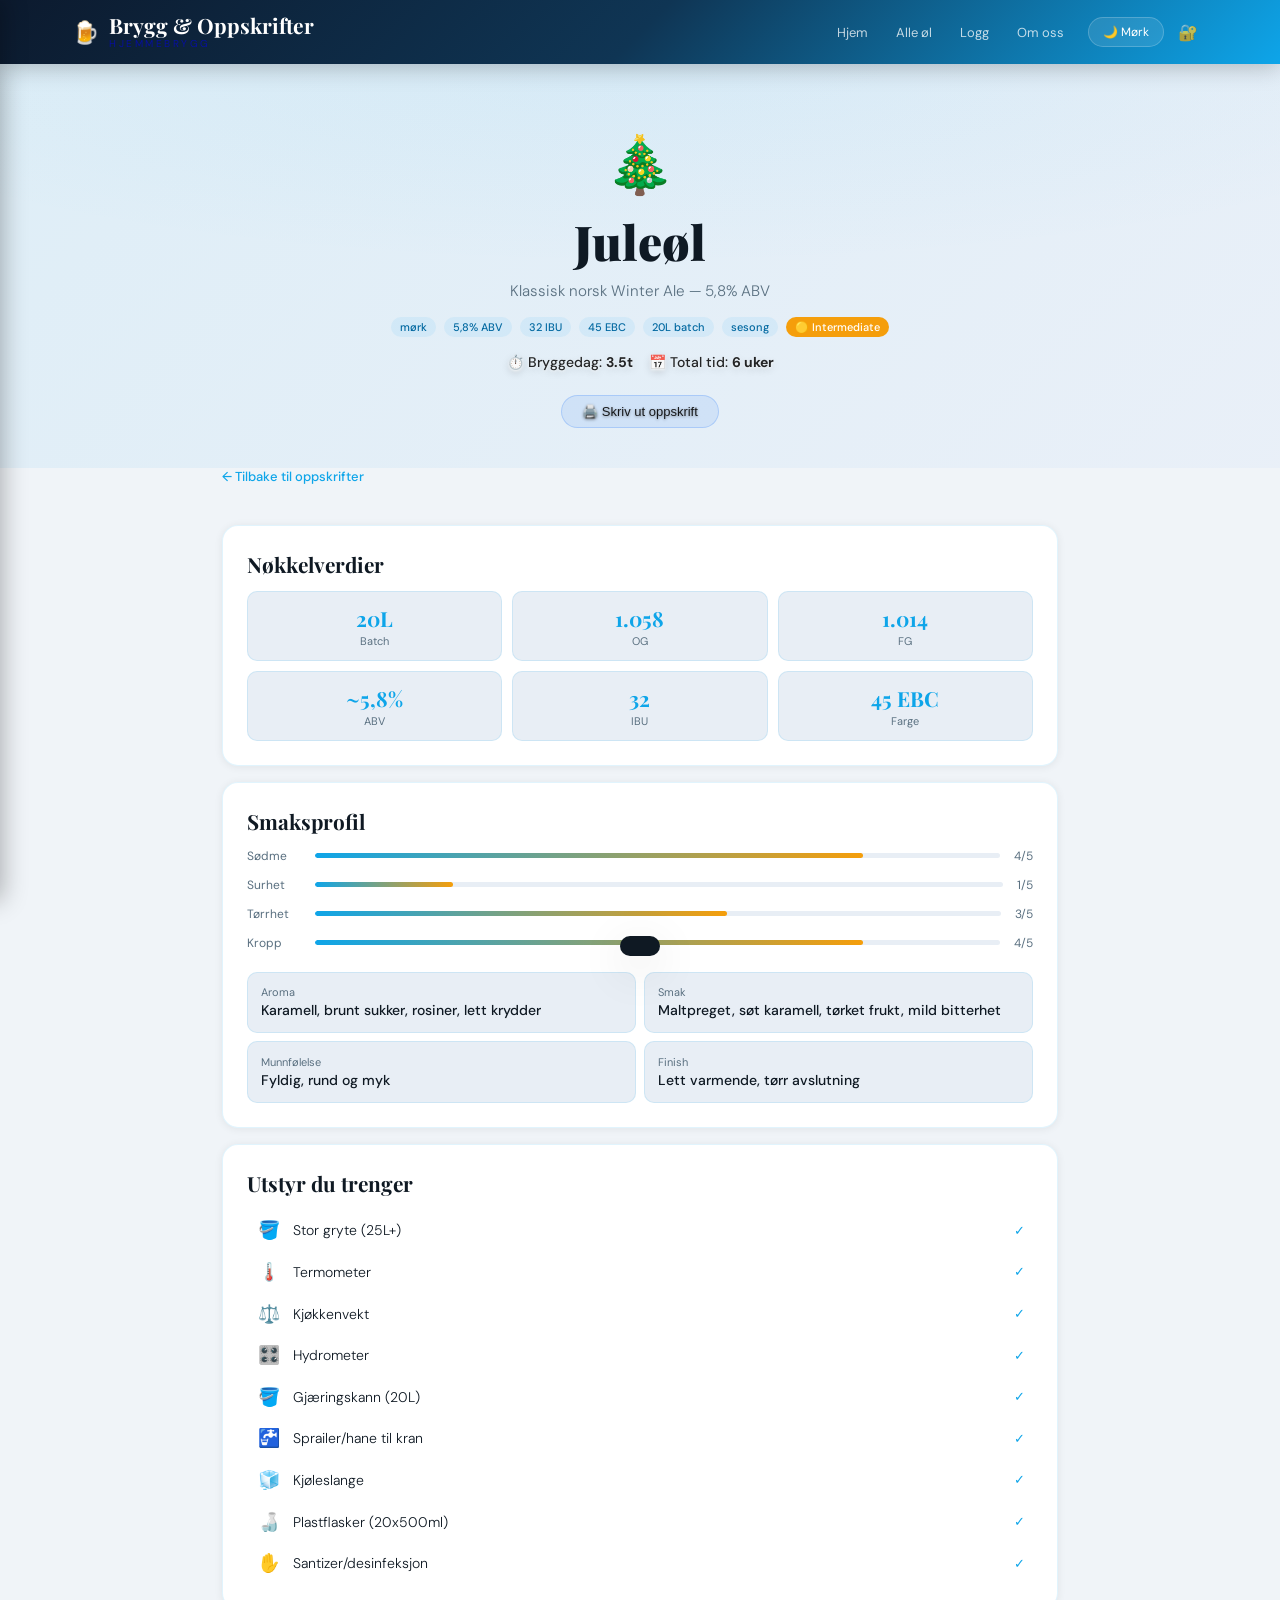
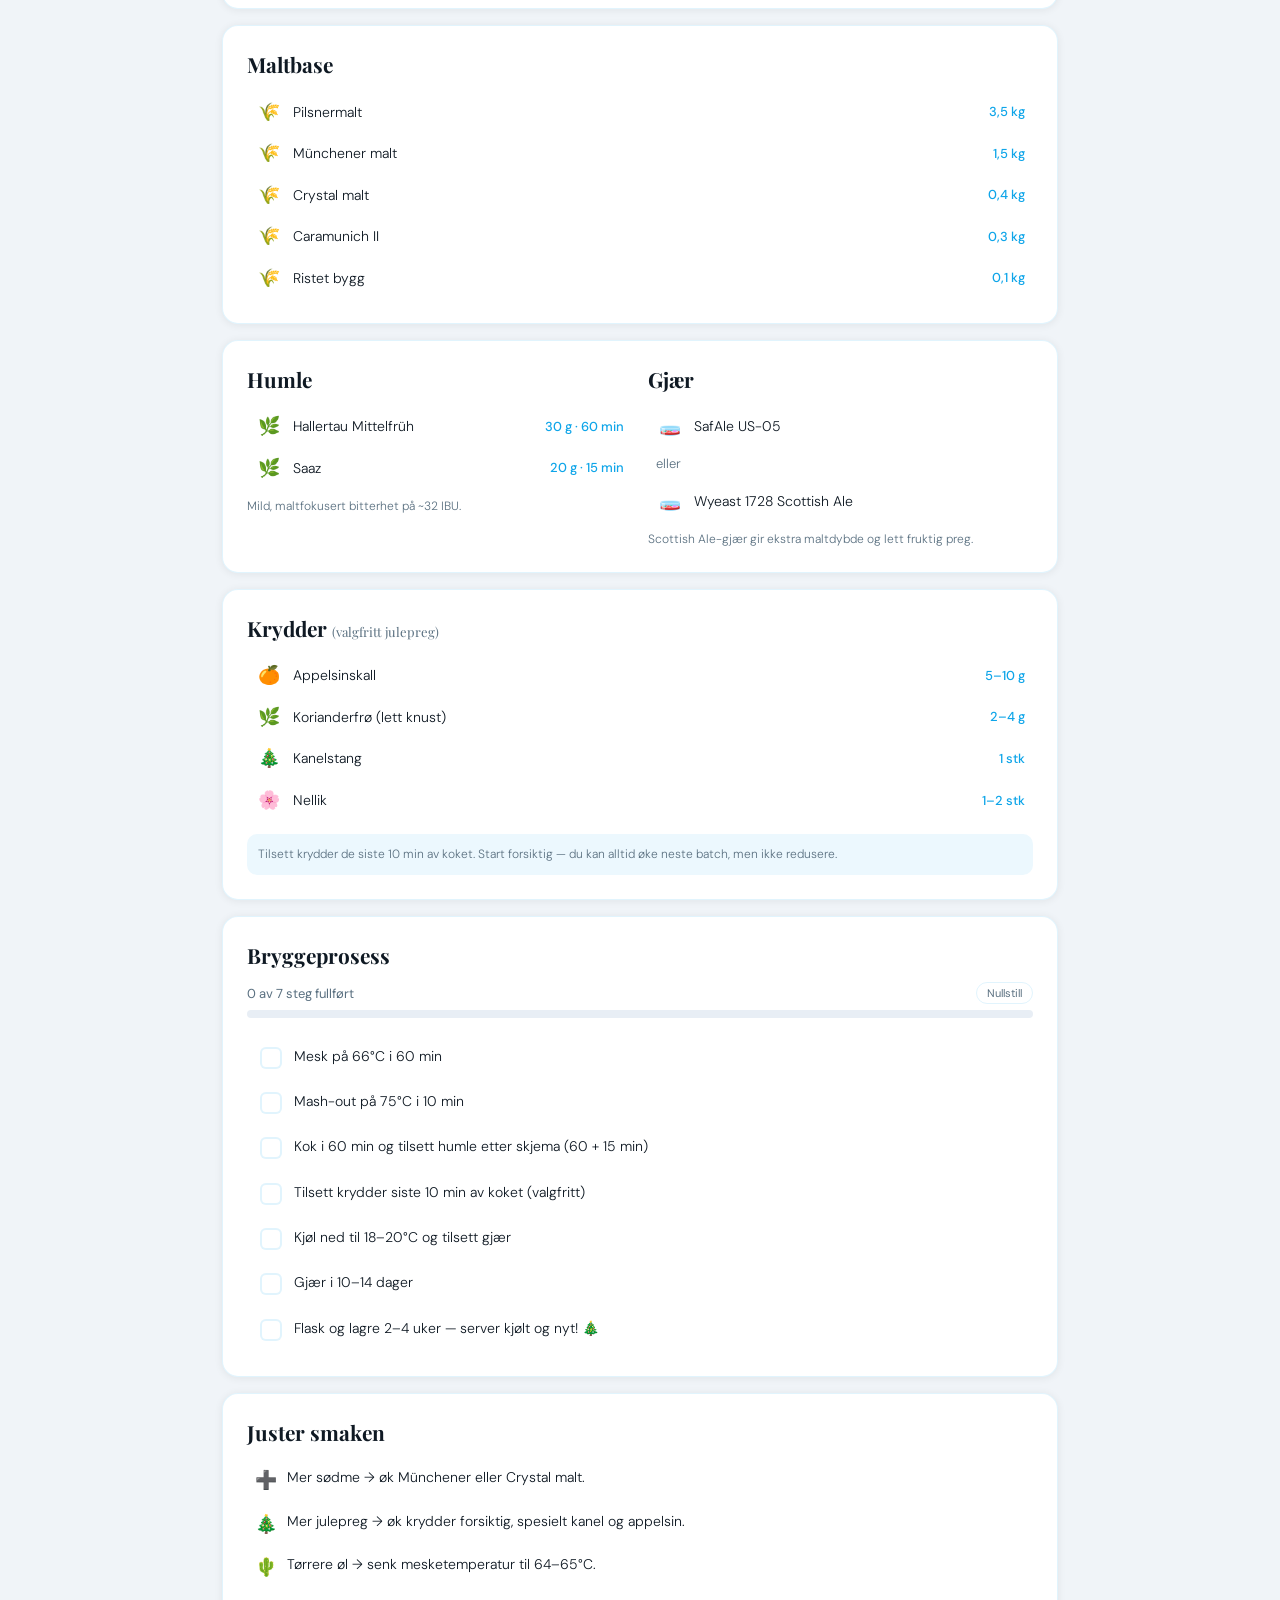
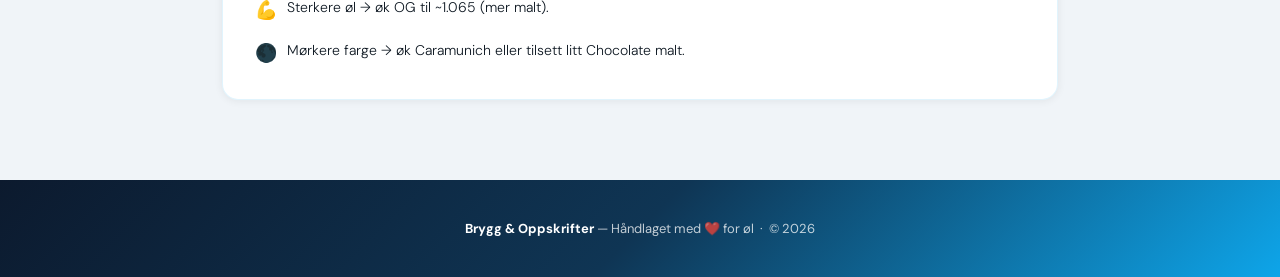
<file: recipe-christmas-ale.html>
<!DOCTYPE html>
<html lang="no" data-theme="light">
<head>
  <meta charset="UTF-8" /><meta name="viewport" content="width=device-width, initial-scale=1.0" />
  <title>Juleøl – Brygg & Oppskrifter</title>
  <link href="https://fonts.googleapis.com/css2?family=Playfair+Display:wght@700;900&family=DM+Sans:wght@300;400;500&display=swap" rel="stylesheet">
  <link rel="stylesheet" href="styles.css">
</head>
<body>
<div class="toast" id="toast"></div>

<header>
  <div class="header-inner">
    <button class="hamburger-btn" id="hamburgerBtn">☰</button>
    <a class="logo" href="index.html">
      <span class="logo-icon">🍺</span>
      <div><div class="logo-text">Brygg &amp; Oppskrifter</div><div class="logo-sub">Hjemmebrygg</div></div>
    </a>
    <nav>
      <a href="index.html">Hjem</a>
      <a href="all-beers.html">Alle øl</a>
      <a href="brew-log.html">Logg</a>
      <a href="about.html">Om oss</a>
      <button class="theme-toggle" id="themeBtn">🌙 Mørk</button>
      <a href="admin.html" style="font-size:16px;padding:6px 10px" title="Admin Panel">🔐</a>
    </nav>
  </div>
</header>

<div class="menu-overlay" id="menuOverlay"></div>
<div class="side-menu" id="sideMenu">
  <nav>
    <a href="index.html">Hjem</a>
    <a href="all-beers.html">Alle øl</a>
    <a href="brew-log.html">Logg</a>
    <a href="about.html">Om oss</a>
    <button class="theme-toggle" id="themeBtnMobile">🌙 Mørk</button>
    <a href="admin.html" style="font-size:14px;padding:6px 10px;margin:16px 24px;display:block;width:calc(100% - 48px);text-align:center;border-radius:20px;background:rgba(255,255,255,.1);color:white;text-decoration:none" title="Admin Panel">🔐 Admin</a>
  </nav>
</div>

<section class="recipe-hero">
  <span class="recipe-emoji">🎄</span>
  <h1>Juleøl</h1>
  <p>Klassisk norsk Winter Ale — 5,8% ABV</p>
  <div style="margin-top:1rem;display:flex;gap:8px;justify-content:center;flex-wrap:wrap">
    <span class="tag">mørk</span>
    <span class="tag">5,8% ABV</span>
    <span class="tag">32 IBU</span>
    <span class="tag">45 EBC</span>
    <span class="tag">20L batch</span>
    <span class="tag">sesong</span>
    <span class="tag" style="background:#f59e0b;color:white">🟡 Intermediate</span>
  </div>
  <div class="hero-info-time" style="margin-top:1rem;display:flex;gap:16px;justify-content:center;flex-wrap:wrap;font-size:14px;color:rgba(255,255,255,.95);text-shadow:0 2px 6px rgba(0,0,0,.4)">
    <div>⏱️ Bryggedag: <strong>3.5t</strong></div>
    <div>📅 Total tid: <strong>6 uker</strong></div>
  </div>
  <button class="print-btn" onclick="printRecipe()" style="margin-top:1.5rem;background:rgba(255,255,255,.2);border:1px solid rgba(255,255,255,.3);color:rgba(255,255,255,.95);padding:8px 20px;border-radius:20px;cursor:pointer;font-size:13px;font-weight:500;transition:all .2s;text-shadow:0 1px 3px rgba(0,0,0,.4)" onmouseover="this.style.background='rgba(255,255,255,.3)'" onmouseout="this.style.background='rgba(255,255,255,.2)'">🖨️ Skriv ut oppskrift</button>
</section>

<div class="recipe-grid">
  <a href="index.html" class="back-link fade-up">← Tilbake til oppskrifter</a>

  <!-- NØKKELVERDIER -->
  <div class="card fade-up">
    <h2>Nøkkelverdier</h2>
    <div class="kv-grid">
      <div class="kv-chip"><div class="kv-val">20L</div><div class="kv-label">Batch</div></div>
      <div class="kv-chip"><div class="kv-val">1.058</div><div class="kv-label">OG</div></div>
      <div class="kv-chip"><div class="kv-val">1.014</div><div class="kv-label">FG</div></div>
      <div class="kv-chip"><div class="kv-val">~5,8%</div><div class="kv-label">ABV</div></div>
      <div class="kv-chip"><div class="kv-val">32</div><div class="kv-label">IBU</div></div>
      <div class="kv-chip"><div class="kv-val">45 EBC</div><div class="kv-label">Farge</div></div>
    </div>
  </div>

  <!-- SMAKSPROFIL -->
  <div class="card fade-up">
    <h2>Smaksprofil</h2>
    <div style="display:flex;flex-direction:column;gap:8px;margin-top:.5rem">
      <div class="flavor-row"><span class="flavor-label">Sødme</span><div class="flavor-bar-wrap"><div class="flavor-bar" style="width:80%"></div></div><span style="font-size:12px;color:var(--muted);margin-left:6px">4/5</span></div>
      <div class="flavor-row"><span class="flavor-label">Surhet</span><div class="flavor-bar-wrap"><div class="flavor-bar" style="width:20%"></div></div><span style="font-size:12px;color:var(--muted);margin-left:6px">1/5</span></div>
      <div class="flavor-row"><span class="flavor-label">Tørrhet</span><div class="flavor-bar-wrap"><div class="flavor-bar" style="width:60%"></div></div><span style="font-size:12px;color:var(--muted);margin-left:6px">3/5</span></div>
      <div class="flavor-row"><span class="flavor-label">Kropp</span><div class="flavor-bar-wrap"><div class="flavor-bar" style="width:80%"></div></div><span style="font-size:12px;color:var(--muted);margin-left:6px">4/5</span></div>
    </div>
    <div style="margin-top:1rem;display:grid;grid-template-columns:1fr 1fr;gap:8px">
      <div class="sensory-item"><div class="sensory-key">Aroma</div><div class="sensory-val">Karamell, brunt sukker, rosiner, lett krydder</div></div>
      <div class="sensory-item"><div class="sensory-key">Smak</div><div class="sensory-val">Maltpreget, søt karamell, tørket frukt, mild bitterhet</div></div>
      <div class="sensory-item"><div class="sensory-key">Munnfølelse</div><div class="sensory-val">Fyldig, rund og myk</div></div>
      <div class="sensory-item"><div class="sensory-key">Finish</div><div class="sensory-val">Lett varmende, tørr avslutning</div></div>
    </div>
  </div>

  <!-- UTSTYR -->
  <div class="card fade-up">
    <h2>Utstyr du trenger</h2>
    <div style="margin-top:.5rem">
      <div class="ing-item"><span class="ing-icon">🪣</span><span class="ing-name">Stor gryte (25L+)</span><span class="ing-amount">✓</span></div>
      <div class="ing-item"><span class="ing-icon">🌡️</span><span class="ing-name">Termometer</span><span class="ing-amount">✓</span></div>
      <div class="ing-item"><span class="ing-icon">⚖️</span><span class="ing-name">Kjøkkenvekt</span><span class="ing-amount">✓</span></div>
      <div class="ing-item"><span class="ing-icon">🎛️</span><span class="ing-name">Hydrometer</span><span class="ing-amount">✓</span></div>
      <div class="ing-item"><span class="ing-icon">🪣</span><span class="ing-name">Gjæringskann (20L)</span><span class="ing-amount">✓</span></div>
      <div class="ing-item"><span class="ing-icon">🚰</span><span class="ing-name">Sprailer/hane til kran</span><span class="ing-amount">✓</span></div>
      <div class="ing-item"><span class="ing-icon">🧊</span><span class="ing-name">Kjøleslange</span><span class="ing-amount">✓</span></div>
      <div class="ing-item"><span class="ing-icon">🍶</span><span class="ing-name">Plastflasker (20x500ml)</span><span class="ing-amount">✓</span></div>
      <div class="ing-item"><span class="ing-icon">✋</span><span class="ing-name">Santizer/desinfeksjon</span><span class="ing-amount">✓</span></div>
    </div>
  </div>

  <!-- MALTBASE -->
  <div class="card fade-up">
    <h2>Maltbase</h2>
    <div style="margin-top:.5rem">
      <div class="ing-item"><span class="ing-icon">🌾</span><span class="ing-name">Pilsnermalt</span><span class="ing-amount">3,5 kg</span></div>
      <div class="ing-item"><span class="ing-icon">🌾</span><span class="ing-name">Münchener malt</span><span class="ing-amount">1,5 kg</span></div>
      <div class="ing-item"><span class="ing-icon">🌾</span><span class="ing-name">Crystal malt</span><span class="ing-amount">0,4 kg</span></div>
      <div class="ing-item"><span class="ing-icon">🌾</span><span class="ing-name">Caramunich II</span><span class="ing-amount">0,3 kg</span></div>
      <div class="ing-item"><span class="ing-icon">🌾</span><span class="ing-name">Ristet bygg</span><span class="ing-amount">0,1 kg</span></div>
    </div>
  </div>

  <!-- HUMLE & GJÆR -->
  <div class="card fade-up" style="display:grid;grid-template-columns:1fr 1fr;gap:1rem">
    <div>
      <h2>Humle</h2>
      <div style="margin-top:.5rem">
        <div class="ing-item"><span class="ing-icon">🌿</span><span class="ing-name">Hallertau Mittelfrüh</span><span class="ing-amount">30 g · 60 min</span></div>
        <div class="ing-item"><span class="ing-icon">🌿</span><span class="ing-name">Saaz</span><span class="ing-amount">20 g · 15 min</span></div>
      </div>
      <div style="font-size:12px;color:var(--muted);font-weight:300;margin-top:.5rem;line-height:1.5">Mild, maltfokusert bitterhet på ~32 IBU.</div>
    </div>
    <div>
      <h2>Gjær</h2>
      <div style="margin-top:.5rem">
        <div class="ing-item"><span class="ing-icon">🧫</span><span class="ing-name">SafAle US-05</span></div>
        <div style="padding:.5rem .5rem;font-size:13px;color:var(--muted);font-weight:300">eller</div>
        <div class="ing-item"><span class="ing-icon">🧫</span><span class="ing-name">Wyeast 1728 Scottish Ale</span></div>
      </div>
      <div style="font-size:12px;color:var(--muted);font-weight:300;margin-top:.5rem;line-height:1.5">Scottish Ale-gjær gir ekstra maltdybde og lett fruktig preg.</div>
    </div>
  </div>

  <!-- KRYDDER -->
  <div class="card fade-up">
    <h2>Krydder <span style="font-size:13px;font-weight:400;color:var(--muted)">(valgfritt julepreg)</span></h2>
    <div style="margin-top:.5rem">
      <div class="ing-item"><span class="ing-icon">🍊</span><span class="ing-name">Appelsinskall</span><span class="ing-amount">5–10 g</span></div>
      <div class="ing-item"><span class="ing-icon">🌿</span><span class="ing-name">Korianderfrø (lett knust)</span><span class="ing-amount">2–4 g</span></div>
      <div class="ing-item"><span class="ing-icon">🎄</span><span class="ing-name">Kanelstang</span><span class="ing-amount">1 stk</span></div>
      <div class="ing-item"><span class="ing-icon">🌸</span><span class="ing-name">Nellik</span><span class="ing-amount">1–2 stk</span></div>
    </div>
    <div style="margin-top:.8rem;padding:.7rem;background:var(--tag-bg);border-radius:10px;font-size:12px;color:var(--muted);font-weight:300;line-height:1.6">
      Tilsett krydder de siste 10 min av koket. Start forsiktig — du kan alltid øke neste batch, men ikke redusere.
    </div>
  </div>

  <!-- BRYGGEPROSESS -->
  <div class="card fade-up">
    <h2>Bryggeprosess</h2>
    <div style="margin-bottom:.8rem">
      <div style="display:flex;justify-content:space-between;align-items:center;margin-bottom:.4rem">
        <span style="font-size:13px;color:var(--muted)" id="progressText">0 av 7 steg fullført</span>
        <button onclick="resetChecks()" style="font-size:11px;color:var(--muted);background:none;border:1px solid var(--card-border);padding:3px 10px;border-radius:20px;cursor:pointer;font-family:'DM Sans',sans-serif">Nullstill</button>
      </div>
      <div class="progress-wrap"><div class="progress-fill" id="progressFill"></div></div>
    </div>
    <div id="checklist">
      <div class="check-item" onclick="toggleCheck(this,0)"><div class="check-box" id="cb0"></div><span class="check-text">Mesk på 66°C i 60 min</span></div>
      <div class="check-item" onclick="toggleCheck(this,1)"><div class="check-box" id="cb1"></div><span class="check-text">Mash-out på 75°C i 10 min</span></div>
      <div class="check-item" onclick="toggleCheck(this,2)"><div class="check-box" id="cb2"></div><span class="check-text">Kok i 60 min og tilsett humle etter skjema (60 + 15 min)</span></div>
      <div class="check-item" onclick="toggleCheck(this,3)"><div class="check-box" id="cb3"></div><span class="check-text">Tilsett krydder siste 10 min av koket (valgfritt)</span></div>
      <div class="check-item" onclick="toggleCheck(this,4)"><div class="check-box" id="cb4"></div><span class="check-text">Kjøl ned til 18–20°C og tilsett gjær</span></div>
      <div class="check-item" onclick="toggleCheck(this,5)"><div class="check-box" id="cb5"></div><span class="check-text">Gjær i 10–14 dager</span></div>
      <div class="check-item" onclick="toggleCheck(this,6)"><div class="check-box" id="cb6"></div><span class="check-text">Flask og lagre 2–4 uker — server kjølt og nyt! 🎄</span></div>
    </div>
    <div class="complete-banner" id="completeBanner">
      <div style="font-size:2rem;margin-bottom:.4rem">🎄</div>
      <div style="font-family:'Playfair Display',serif;font-size:1.2rem;font-weight:700">Juleølet er klart!</div>
      <div style="font-size:13px;opacity:.85;margin-top:.3rem">God jul og vel brygget — skål! 🍺</div>
    </div>
  </div>

  <!-- JUSTERINGER -->
  <div class="card fade-up">
    <h2>Juster smaken</h2>
    <div style="margin-top:.5rem">
      <div class="tip-item"><span class="tip-icon">➕</span><span style="font-size:14px;font-weight:300;color:var(--text)">Mer sødme → øk Münchener eller Crystal malt.</span></div>
      <div class="tip-item"><span class="tip-icon">🎄</span><span style="font-size:14px;font-weight:300;color:var(--text)">Mer julepreg → øk krydder forsiktig, spesielt kanel og appelsin.</span></div>
      <div class="tip-item"><span class="tip-icon">🌵</span><span style="font-size:14px;font-weight:300;color:var(--text)">Tørrere øl → senk mesketemperatur til 64–65°C.</span></div>
      <div class="tip-item"><span class="tip-icon">💪</span><span style="font-size:14px;font-weight:300;color:var(--text)">Sterkere øl → øk OG til ~1.065 (mer malt).</span></div>
      <div class="tip-item"><span class="tip-icon">🌑</span><span style="font-size:14px;font-weight:300;color:var(--text)">Mørkere farge → øk Caramunich eller tilsett litt Chocolate malt.</span></div>
    </div>
  </div>

</div>

<footer>
  <p><strong>Brygg &amp; Oppskrifter</strong> — Håndlaget med ❤️ for øl &nbsp;·&nbsp; &copy; 2026</p>
</footer>

<script>
const PAGE_KEY='brygg_check_christmas';
const TOTAL=7;
let checks=JSON.parse(localStorage.getItem(PAGE_KEY)||'{}');

function toggleCheck(el,i){checks[i]=!checks[i];localStorage.setItem(PAGE_KEY,JSON.stringify(checks));updateUI();}
function resetChecks(){checks={};localStorage.setItem(PAGE_KEY,JSON.stringify(checks));updateUI();}

function updateUI(){
  const done=Object.values(checks).filter(Boolean).length;
  document.getElementById('progressFill').style.width=Math.round((done/TOTAL)*100)+'%';
  document.getElementById('progressText').textContent=done+' av '+TOTAL+' steg fullført';
  for(let i=0;i<TOTAL;i++){
    const cb=document.getElementById('cb'+i);
    const item=cb&&cb.closest('.check-item');
    if(!cb)continue;
    if(checks[i]){cb.textContent='✓';item.classList.add('done');}
    else{cb.textContent='';item.classList.remove('done');}
  }
  const banner=document.getElementById('completeBanner');
  if(done===TOTAL)banner.classList.add('show');else banner.classList.remove('show');
}

let dark=localStorage.getItem('brygg_dark')==='1';
function applyTheme(){document.documentElement.setAttribute('data-theme',dark?'dark':'light');document.getElementById('themeBtn').textContent=dark?'☀️ Lys':'🌙 Mørk';if(document.getElementById('themeBtnMobile'))document.getElementById('themeBtnMobile').textContent=dark?'☀️ Lys':'🌙 Mørk';}
applyTheme();
document.getElementById('themeBtn').onclick=()=>{dark=!dark;localStorage.setItem('brygg_dark',dark?'1':'0');applyTheme();};
if(document.getElementById('themeBtnMobile'))document.getElementById('themeBtnMobile').onclick=()=>{dark=!dark;localStorage.setItem('brygg_dark',dark?'1':'0');applyTheme();};

function showToast(msg){const t=document.getElementById('toast');t.textContent=msg;t.classList.add('show');setTimeout(()=>t.classList.remove('show'),2200);}
function printRecipe(){showToast('Åpner utskrift...');setTimeout(()=>window.print(),300);}

// ---- HAMBURGER MENU ----
const hamburger = document.getElementById('hamburgerBtn');
const sideMenu = document.getElementById('sideMenu');
const menuOverlay = document.getElementById('menuOverlay');
function toggleMenu(){
  sideMenu.classList.toggle('open');
  menuOverlay.classList.toggle('open');
}
hamburger.addEventListener('click', toggleMenu);
menuOverlay.addEventListener('click', toggleMenu);
document.querySelectorAll('#sideMenu nav a').forEach(link => {
  link.addEventListener('click', toggleMenu);
});

updateUI();
</script>

<button class="scroll-top" id="scrollTop" onclick="window.scrollTo({top:0,behavior:'smooth'})" title="Til toppen">↑</button>
<script>
(function(){
  const btn=document.getElementById("scrollTop");
  window.addEventListener("scroll",function(){btn.classList.toggle("show",window.scrollY>400);},{passive:true});
  const ro=new IntersectionObserver(function(es){es.forEach(function(e){if(e.isIntersecting){e.target.classList.add("visible");ro.unobserve(e.target);}});},{threshold:0.06});
  document.querySelectorAll(".card,.stat-card").forEach(function(el){ro.observe(el);});
  document.addEventListener("keydown",function(e){
    if(e.key==="Escape"){document.activeElement.blur();}
  });
})();
</script>
</body>
</html>
</file>
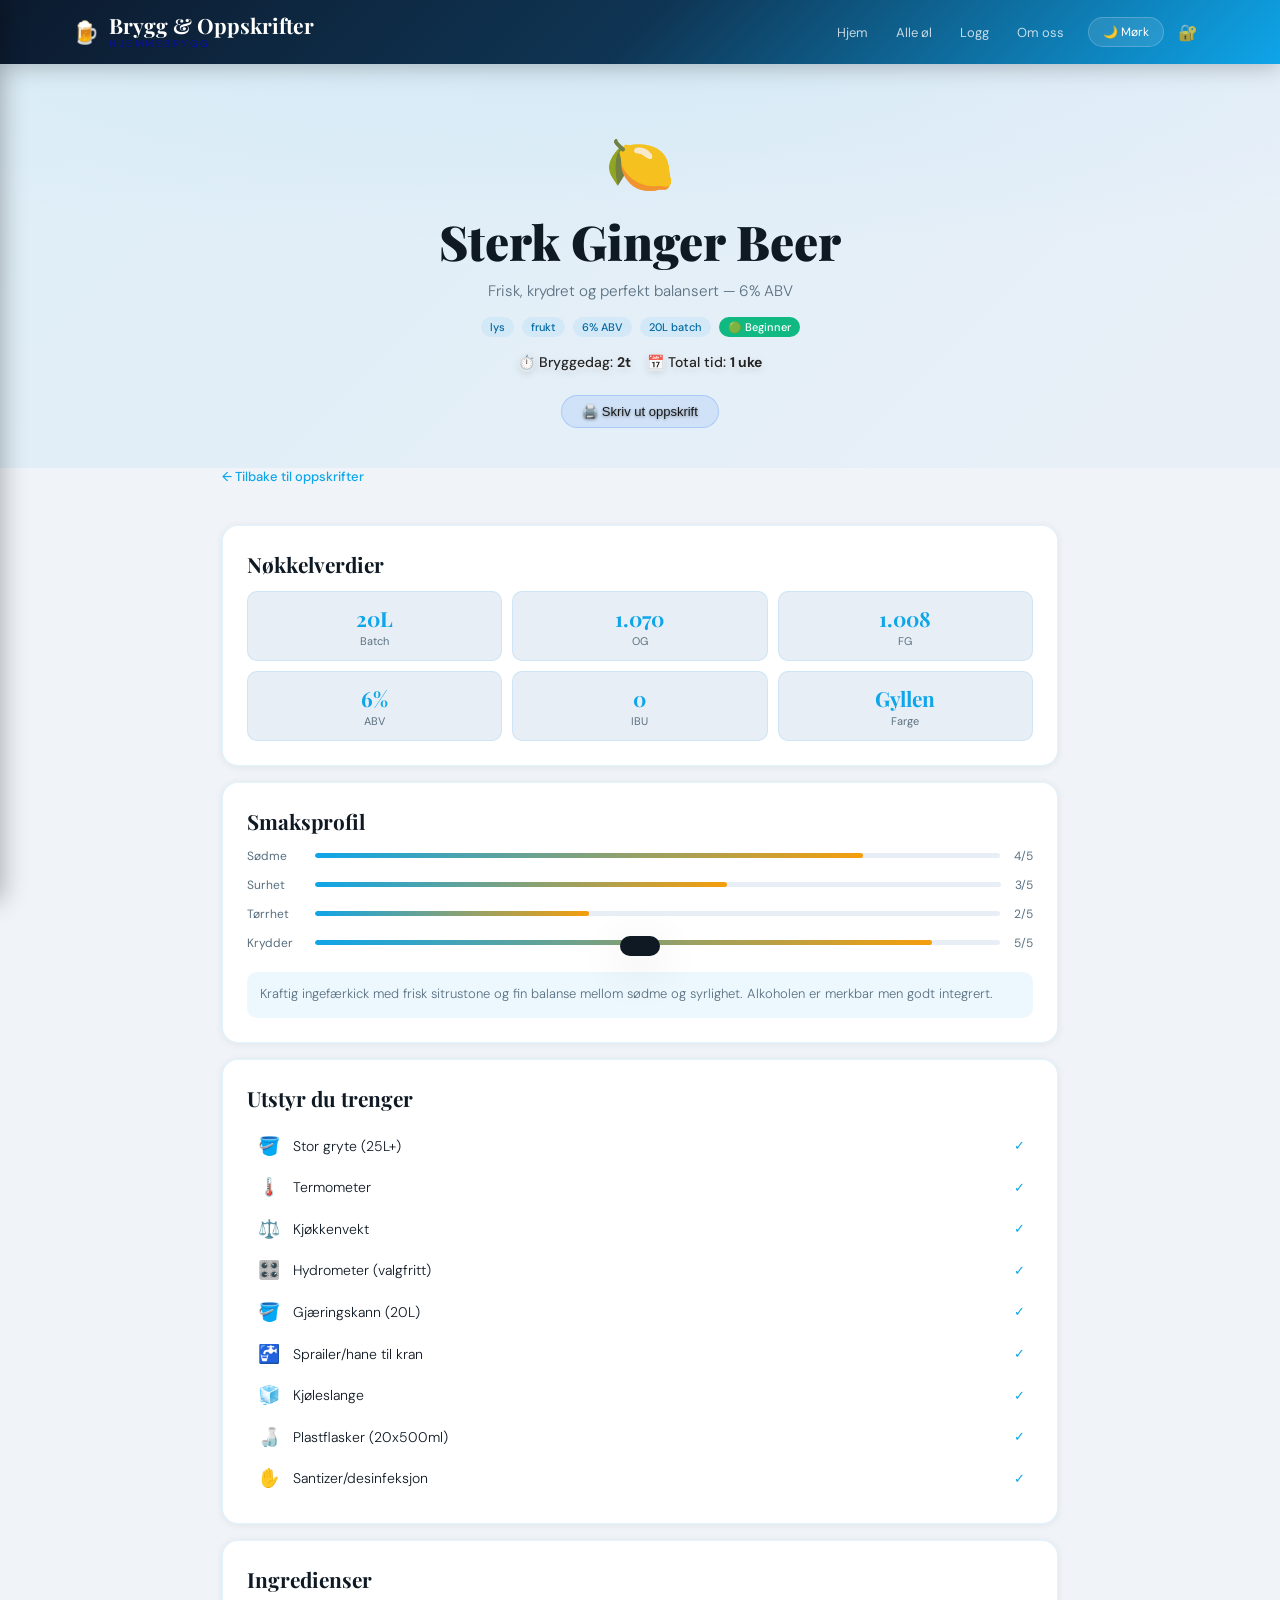
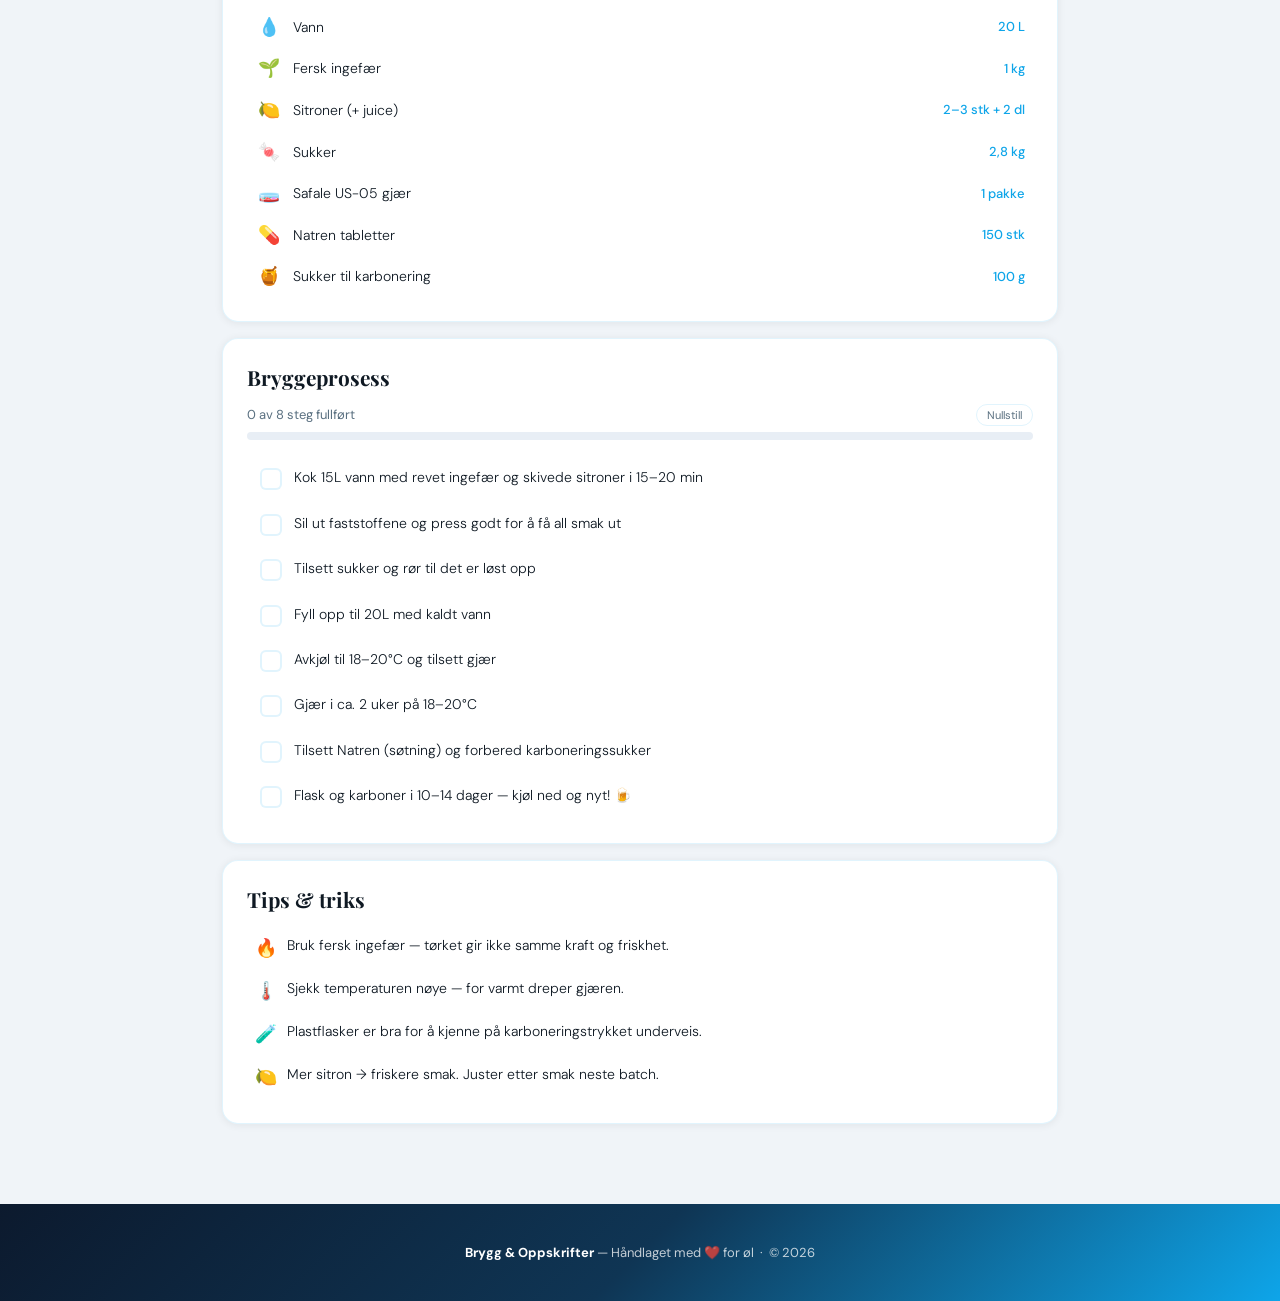
<file: recipe-ginger-beer.html>
<!DOCTYPE html>
<html lang="no" data-theme="light">
<head>
  <meta charset="UTF-8" /><meta name="viewport" content="width=device-width, initial-scale=1.0" />
  <title>Sterk Ginger Beer – Brygg & Oppskrifter</title>
  <link href="https://fonts.googleapis.com/css2?family=Playfair+Display:wght@700;900&family=DM+Sans:wght@300;400;500&display=swap" rel="stylesheet">
  <link rel="stylesheet" href="styles.css">
</head>
<body>
<div class="toast" id="toast"></div>

<header>
  <div class="header-inner">
    <button class="hamburger-btn" id="hamburgerBtn">☰</button>
    <a class="logo" href="index.html">
      <span class="logo-icon">🍺</span>
      <div><div class="logo-text">Brygg &amp; Oppskrifter</div><div class="logo-sub">Hjemmebrygg</div></div>
    </a>
    <nav>
      <a href="index.html">Hjem</a>
      <a href="all-beers.html">Alle øl</a>
      <a href="brew-log.html">Logg</a>
      <a href="about.html">Om oss</a>
      <button class="theme-toggle" id="themeBtn">🌙 Mørk</button>
      <a href="admin.html" style="font-size:16px;padding:6px 10px" title="Admin Panel">🔐</a>
    </nav>
  </div>
</header>

<div class="menu-overlay" id="menuOverlay"></div>
<div class="side-menu" id="sideMenu">
  <nav>
    <a href="index.html">Hjem</a>
    <a href="all-beers.html">Alle øl</a>
    <a href="brew-log.html">Logg</a>
    <a href="about.html">Om oss</a>
    <button class="theme-toggle" id="themeBtnMobile">🌙 Mørk</button>
    <a href="admin.html" style="font-size:14px;padding:6px 10px;margin:16px 24px;display:block;width:calc(100% - 48px);text-align:center;border-radius:20px;background:rgba(255,255,255,.1);color:white;text-decoration:none" title="Admin Panel">🔐 Admin</a>
  </nav>
</div>

<section class="recipe-hero">
  <span class="recipe-emoji">🍋</span>
  <h1>Sterk Ginger Beer</h1>
  <p>Frisk, krydret og perfekt balansert — 6% ABV</p>
  <div style="margin-top:1rem;display:flex;gap:8px;justify-content:center;flex-wrap:wrap">
    <span class="tag">lys</span><span class="tag">frukt</span><span class="tag">6% ABV</span><span class="tag">20L batch</span>
    <span class="tag" style="background:#10b981;color:white">🟢 Beginner</span>
  </div>
  <div class="hero-info-time" style="margin-top:1rem;display:flex;gap:16px;justify-content:center;flex-wrap:wrap;font-size:14px;color:rgba(255,255,255,.95);text-shadow:0 2px 6px rgba(0,0,0,.4)">
    <div>⏱️ Bryggedag: <strong>2t</strong></div>
    <div>📅 Total tid: <strong>1 uke</strong></div>
  </div>
  <button class="print-btn" onclick="printRecipe()" style="margin-top:1.5rem;background:rgba(255,255,255,.2);border:1px solid rgba(255,255,255,.3);color:white;padding:8px 20px;border-radius:20px;cursor:pointer;font-size:13px;font-weight:500;transition:all .2s;text-shadow:0 1px 3px rgba(0,0,0,.4)" onmouseover="this.style.background='rgba(255,255,255,.3)'" onmouseout="this.style.background='rgba(255,255,255,.2)'">🖨️ Skriv ut oppskrift</button>
</section>

<div class="recipe-grid">
  <a href="index.html" class="back-link fade-up">← Tilbake til oppskrifter</a>

  <!-- NØKKELVERDIER -->
  <div class="card fade-up">
    <h2>Nøkkelverdier</h2>
    <div class="kv-grid">
      <div class="kv-chip"><div class="kv-val">20L</div><div class="kv-label">Batch</div></div>
      <div class="kv-chip"><div class="kv-val">1.070</div><div class="kv-label">OG</div></div>
      <div class="kv-chip"><div class="kv-val">1.008</div><div class="kv-label">FG</div></div>
      <div class="kv-chip"><div class="kv-val">6%</div><div class="kv-label">ABV</div></div>
      <div class="kv-chip"><div class="kv-val">0</div><div class="kv-label">IBU</div></div>
      <div class="kv-chip"><div class="kv-val">Gyllen</div><div class="kv-label">Farge</div></div>
    </div>
  </div>

  <!-- SMAKSPROFIL -->
  <div class="card fade-up">
    <h2>Smaksprofil</h2>
    <div style="display:flex;flex-direction:column;gap:8px;margin-top:.5rem">
      <div class="flavor-row"><span class="flavor-label">Sødme</span><div class="flavor-bar-wrap"><div class="flavor-bar" style="width:80%"></div></div><span style="font-size:12px;color:var(--muted);margin-left:6px">4/5</span></div>
      <div class="flavor-row"><span class="flavor-label">Surhet</span><div class="flavor-bar-wrap"><div class="flavor-bar" style="width:60%"></div></div><span style="font-size:12px;color:var(--muted);margin-left:6px">3/5</span></div>
      <div class="flavor-row"><span class="flavor-label">Tørrhet</span><div class="flavor-bar-wrap"><div class="flavor-bar" style="width:40%"></div></div><span style="font-size:12px;color:var(--muted);margin-left:6px">2/5</span></div>
      <div class="flavor-row"><span class="flavor-label">Krydder</span><div class="flavor-bar-wrap"><div class="flavor-bar" style="width:90%"></div></div><span style="font-size:12px;color:var(--muted);margin-left:6px">5/5</span></div>
    </div>
    <div style="margin-top:1rem;padding:.8rem;background:var(--tag-bg);border-radius:10px;font-size:13px;color:var(--muted);line-height:1.6;font-weight:300">
      Kraftig ingefærkick med frisk sitrustone og fin balanse mellom sødme og syrlighet. Alkoholen er merkbar men godt integrert.
    </div>
  </div>

  <!-- UTSTYR -->
  <div class="card fade-up">
    <h2>Utstyr du trenger</h2>
    <div style="margin-top:.5rem">
      <div class="ing-item"><span class="ing-icon">🪣</span><span class="ing-name">Stor gryte (25L+)</span><span class="ing-amount">✓</span></div>
      <div class="ing-item"><span class="ing-icon">🌡️</span><span class="ing-name">Termometer</span><span class="ing-amount">✓</span></div>
      <div class="ing-item"><span class="ing-icon">⚖️</span><span class="ing-name">Kjøkkenvekt</span><span class="ing-amount">✓</span></div>
      <div class="ing-item"><span class="ing-icon">🎛️</span><span class="ing-name">Hydrometer (valgfritt)</span><span class="ing-amount">✓</span></div>
      <div class="ing-item"><span class="ing-icon">🪣</span><span class="ing-name">Gjæringskann (20L)</span><span class="ing-amount">✓</span></div>
      <div class="ing-item"><span class="ing-icon">🚰</span><span class="ing-name">Sprailer/hane til kran</span><span class="ing-amount">✓</span></div>
      <div class="ing-item"><span class="ing-icon">🧊</span><span class="ing-name">Kjøleslange</span><span class="ing-amount">✓</span></div>
      <div class="ing-item"><span class="ing-icon">🍶</span><span class="ing-name">Plastflasker (20x500ml)</span><span class="ing-amount">✓</span></div>
      <div class="ing-item"><span class="ing-icon">✋</span><span class="ing-name">Santizer/desinfeksjon</span><span class="ing-amount">✓</span></div>
    </div>
  </div>

  <!-- INGREDIENSER -->
  <div class="card fade-up">
    <h2>Ingredienser</h2>
    <div style="margin-top:.5rem">
      <div class="ing-item"><span class="ing-icon">💧</span><span class="ing-name">Vann</span><span class="ing-amount">20 L</span></div>
      <div class="ing-item"><span class="ing-icon">🌱</span><span class="ing-name">Fersk ingefær</span><span class="ing-amount">1 kg</span></div>
      <div class="ing-item"><span class="ing-icon">🍋</span><span class="ing-name">Sitroner (+ juice)</span><span class="ing-amount">2–3 stk + 2 dl</span></div>
      <div class="ing-item"><span class="ing-icon">🍬</span><span class="ing-name">Sukker</span><span class="ing-amount">2,8 kg</span></div>
      <div class="ing-item"><span class="ing-icon">🧫</span><span class="ing-name">Safale US-05 gjær</span><span class="ing-amount">1 pakke</span></div>
      <div class="ing-item"><span class="ing-icon">💊</span><span class="ing-name">Natren tabletter</span><span class="ing-amount">150 stk</span></div>
      <div class="ing-item"><span class="ing-icon">🍯</span><span class="ing-name">Sukker til karbonering</span><span class="ing-amount">100 g</span></div>
    </div>
  </div>

  <!-- BRYGGEPROSESS -->
  <div class="card fade-up">
    <h2>Bryggeprosess</h2>
    <div style="margin-bottom:.8rem">
      <div style="display:flex;justify-content:space-between;align-items:center;margin-bottom:.4rem">
        <span style="font-size:13px;color:var(--muted)" id="progressText">0 av 8 steg fullført</span>
        <button onclick="resetChecks()" style="font-size:11px;color:var(--muted);background:none;border:1px solid var(--card-border);padding:3px 10px;border-radius:20px;cursor:pointer;font-family:'DM Sans',sans-serif">Nullstill</button>
      </div>
      <div class="progress-wrap"><div class="progress-fill" id="progressFill"></div></div>
    </div>
    <div id="checklist">
      <div class="check-item" onclick="toggleCheck(this,0)"><div class="check-box" id="cb0"></div><span class="check-text">Kok 15L vann med revet ingefær og skivede sitroner i 15–20 min</span></div>
      <div class="check-item" onclick="toggleCheck(this,1)"><div class="check-box" id="cb1"></div><span class="check-text">Sil ut faststoffene og press godt for å få all smak ut</span></div>
      <div class="check-item" onclick="toggleCheck(this,2)"><div class="check-box" id="cb2"></div><span class="check-text">Tilsett sukker og rør til det er løst opp</span></div>
      <div class="check-item" onclick="toggleCheck(this,3)"><div class="check-box" id="cb3"></div><span class="check-text">Fyll opp til 20L med kaldt vann</span></div>
      <div class="check-item" onclick="toggleCheck(this,4)"><div class="check-box" id="cb4"></div><span class="check-text">Avkjøl til 18–20°C og tilsett gjær</span></div>
      <div class="check-item" onclick="toggleCheck(this,5)"><div class="check-box" id="cb5"></div><span class="check-text">Gjær i ca. 2 uker på 18–20°C</span></div>
      <div class="check-item" onclick="toggleCheck(this,6)"><div class="check-box" id="cb6"></div><span class="check-text">Tilsett Natren (søtning) og forbered karboneringssukker</span></div>
      <div class="check-item" onclick="toggleCheck(this,7)"><div class="check-box" id="cb7"></div><span class="check-text">Flask og karboner i 10–14 dager — kjøl ned og nyt! 🍺</span></div>
    </div>
    <div class="complete-banner" id="completeBanner">
      <div style="font-size:2rem;margin-bottom:.4rem">🎉</div>
      <div style="font-family:'Playfair Display',serif;font-size:1.2rem;font-weight:700">Bryggingen er fullført!</div>
      <div style="font-size:13px;opacity:.85;margin-top:.3rem">Snart er det klart til å nytes. Vel brygget!</div>
    </div>
  </div>

  <!-- TIPS -->
  <div class="card fade-up">
    <h2>Tips &amp; triks</h2>
    <div style="margin-top:.5rem">
      <div class="tip-item"><span class="tip-icon">🔥</span><span style="font-size:14px;font-weight:300;color:var(--text)">Bruk fersk ingefær — tørket gir ikke samme kraft og friskhet.</span></div>
      <div class="tip-item"><span class="tip-icon">🌡️</span><span style="font-size:14px;font-weight:300;color:var(--text)">Sjekk temperaturen nøye — for varmt dreper gjæren.</span></div>
      <div class="tip-item"><span class="tip-icon">🧪</span><span style="font-size:14px;font-weight:300;color:var(--text)">Plastflasker er bra for å kjenne på karboneringstrykket underveis.</span></div>
      <div class="tip-item"><span class="tip-icon">🍋</span><span style="font-size:14px;font-weight:300;color:var(--text)">Mer sitron → friskere smak. Juster etter smak neste batch.</span></div>
    </div>
  </div>

</div>

<footer>
  <p><strong>Brygg &amp; Oppskrifter</strong> — Håndlaget med ❤️ for øl &nbsp;·&nbsp; &copy; 2026</p>
</footer>

<script>
const PAGE_KEY = 'brygg_check_ginger';
const TOTAL = 8;
let checks = JSON.parse(localStorage.getItem(PAGE_KEY)||'{}');

function toggleCheck(el,i){
  checks[i]=!checks[i];
  localStorage.setItem(PAGE_KEY,JSON.stringify(checks));
  updateUI();
}
function resetChecks(){checks={};localStorage.setItem(PAGE_KEY,JSON.stringify(checks));updateUI();}

function updateUI(){
  const done=Object.values(checks).filter(Boolean).length;
  document.getElementById('progressFill').style.width=Math.round((done/TOTAL)*100)+'%';
  document.getElementById('progressText').textContent=done+' av '+TOTAL+' steg fullført';
  for(let i=0;i<TOTAL;i++){
    const cb=document.getElementById('cb'+i);
    const item=cb&&cb.closest('.check-item');
    if(!cb)continue;
    if(checks[i]){cb.textContent='✓';item.classList.add('done');}
    else{cb.textContent='';item.classList.remove('done');}
  }
  const banner=document.getElementById('completeBanner');
  if(done===TOTAL)banner.classList.add('show'); else banner.classList.remove('show');
}

let dark=localStorage.getItem('brygg_dark')==='1';
function applyTheme(){document.documentElement.setAttribute('data-theme',dark?'dark':'light');document.getElementById('themeBtn').textContent=dark?'☀️ Lys':'🌙 Mørk';if(document.getElementById('themeBtnMobile'))document.getElementById('themeBtnMobile').textContent=dark?'☀️ Lys':'🌙 Mørk';}
applyTheme();
document.getElementById('themeBtn').onclick=()=>{dark=!dark;localStorage.setItem('brygg_dark',dark?'1':'0');applyTheme();};
if(document.getElementById('themeBtnMobile'))document.getElementById('themeBtnMobile').onclick=()=>{dark=!dark;localStorage.setItem('brygg_dark',dark?'1':'0');applyTheme();};

function showToast(msg){const t=document.getElementById('toast');t.textContent=msg;t.classList.add('show');setTimeout(()=>t.classList.remove('show'),2200);}
function printRecipe(){showToast('Åpner utskrift...');setTimeout(()=>window.print(),300);}

// ---- HAMBURGER MENU ----
const hamburger = document.getElementById('hamburgerBtn');
const sideMenu = document.getElementById('sideMenu');
const menuOverlay = document.getElementById('menuOverlay');
function toggleMenu(){
  sideMenu.classList.toggle('open');
  menuOverlay.classList.toggle('open');
}
hamburger.addEventListener('click', toggleMenu);
menuOverlay.addEventListener('click', toggleMenu);
document.querySelectorAll('#sideMenu nav a').forEach(link => {
  link.addEventListener('click', toggleMenu);
});

updateUI();
</script>
<button class="scroll-top" id="scrollTop" onclick="window.scrollTo({top:0,behavior:'smooth'})" title="Til toppen">↑</button>
<script>
(function(){
  const btn=document.getElementById("scrollTop");
  window.addEventListener("scroll",function(){btn.classList.toggle("show",window.scrollY>400);},{passive:true});
  const ro=new IntersectionObserver(function(es){es.forEach(function(e){if(e.isIntersecting){e.target.classList.add("visible");ro.unobserve(e.target);}});},{threshold:0.06});
  document.querySelectorAll(".reveal,.card,.beer-card,.stat-card").forEach(function(el){ro.observe(el);});
  document.addEventListener("keydown",function(e){
    if(e.key==="/"&&document.activeElement.tagName!=="INPUT"&&document.activeElement.tagName!=="TEXTAREA"){e.preventDefault();var s=document.getElementById("search");if(s)s.focus();}
    if(e.key==="Escape"){document.activeElement.blur();}
  });
})();
</script>
</body>
</html>
</file>
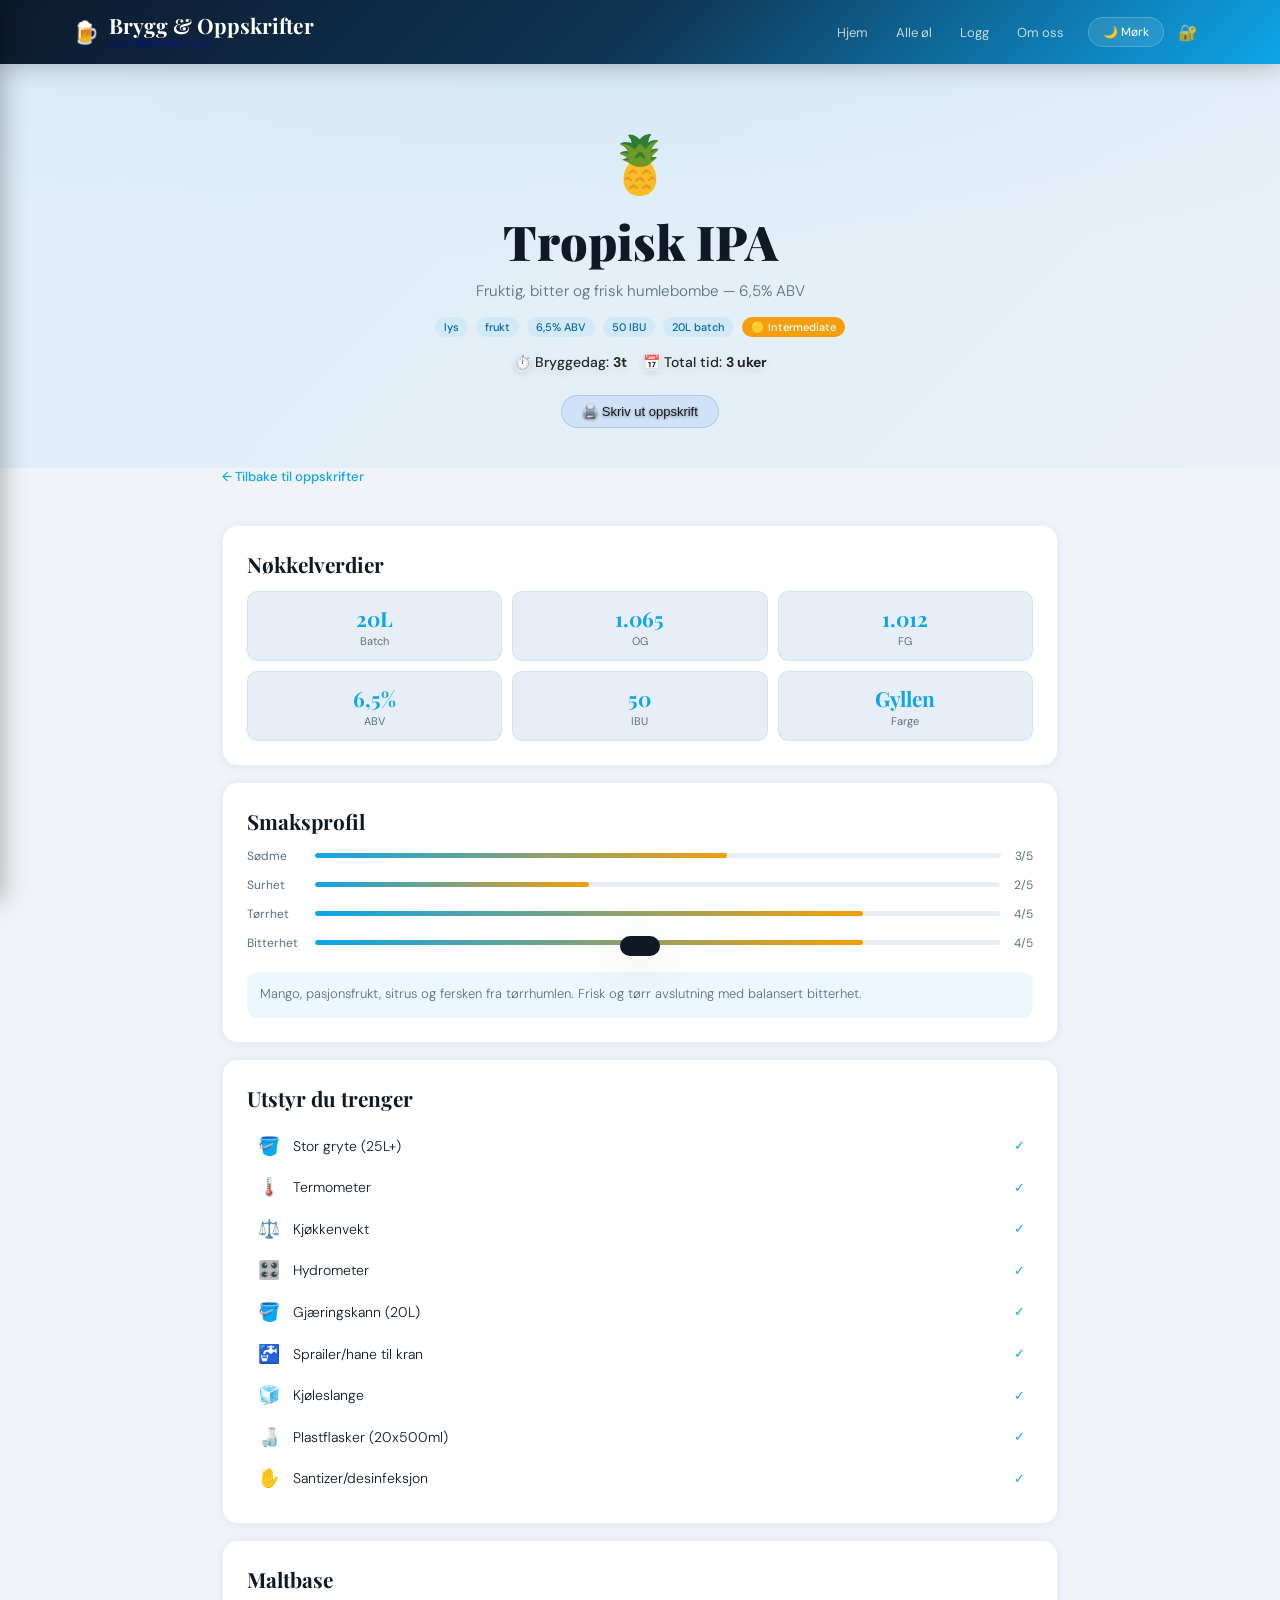
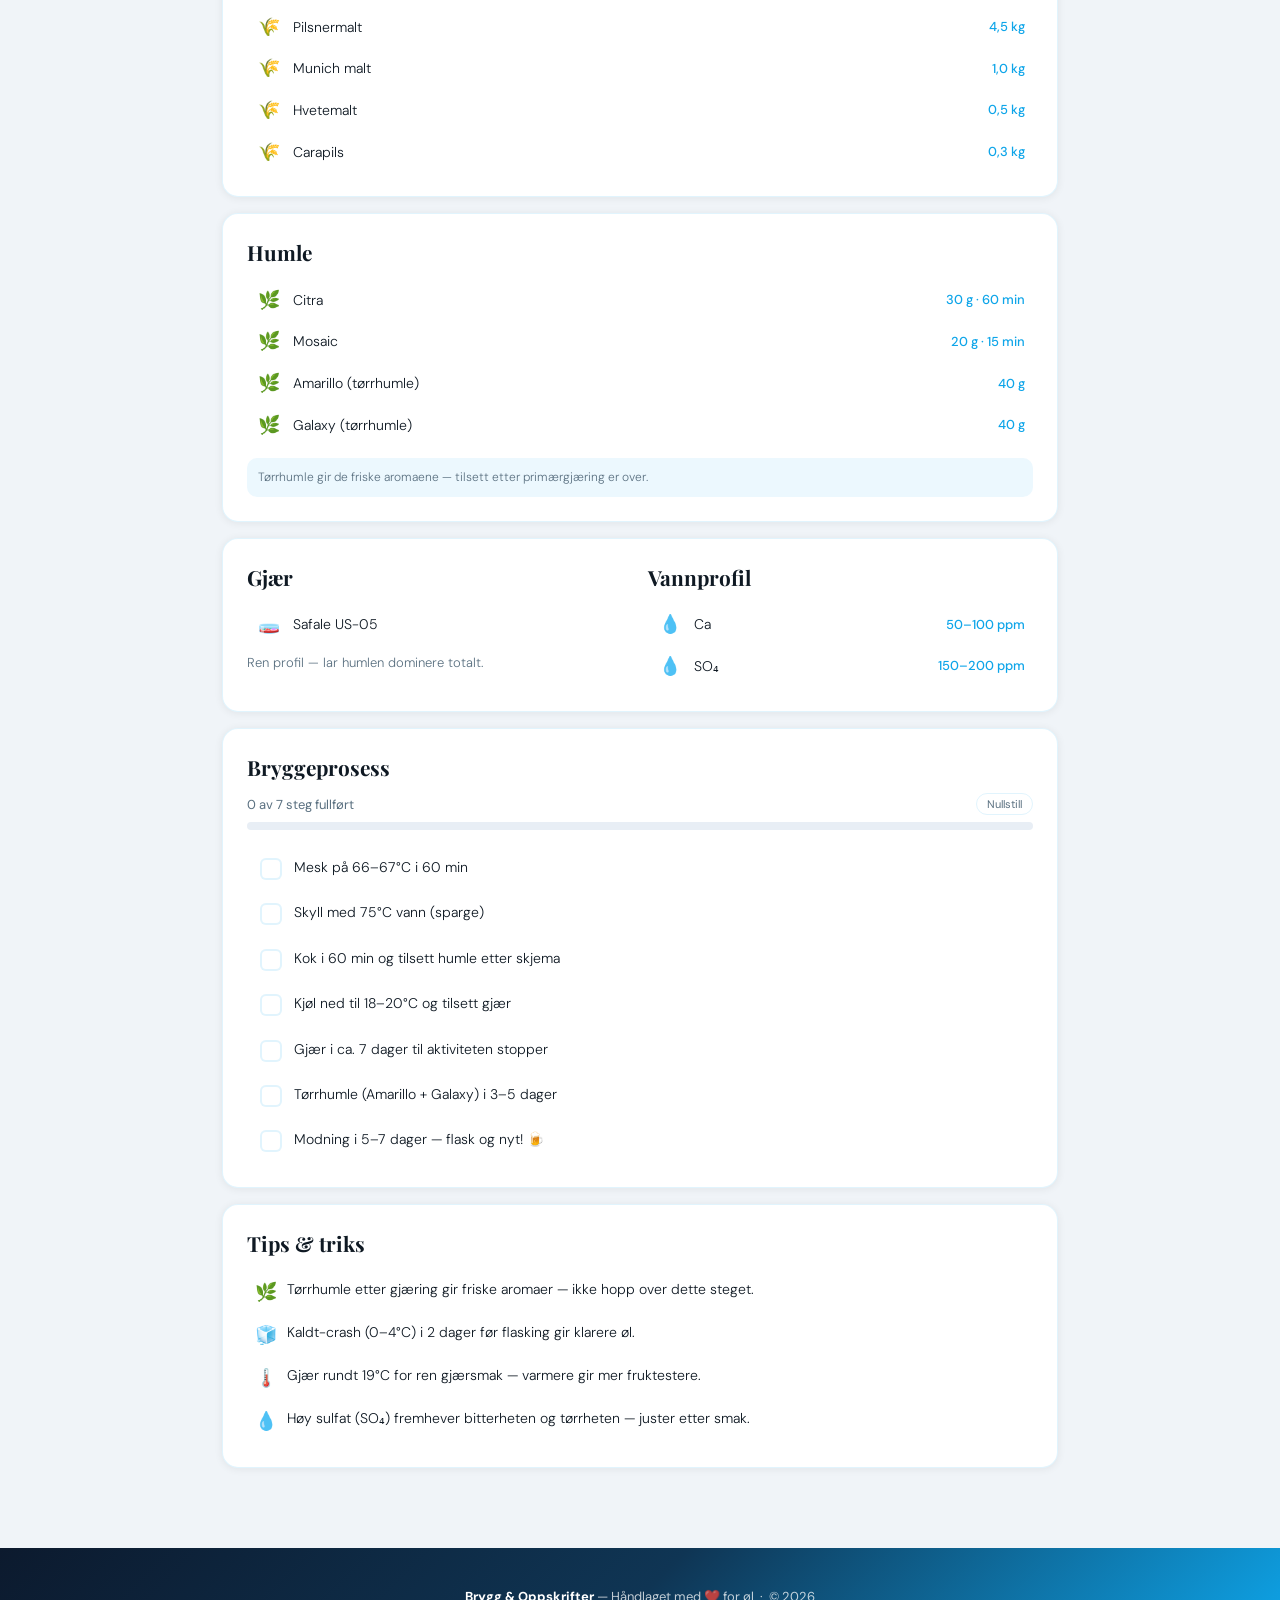
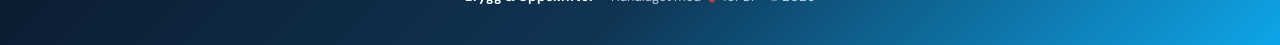
<file: recipe-ipa.html>
<!DOCTYPE html>
<html lang="no" data-theme="light">
<head>
  <meta charset="UTF-8" /><meta name="viewport" content="width=device-width, initial-scale=1.0" />
  <title>Tropisk IPA – Brygg & Oppskrifter</title>
  <link href="https://fonts.googleapis.com/css2?family=Playfair+Display:wght@700;900&family=DM+Sans:wght@300;400;500&display=swap" rel="stylesheet">
  <link rel="stylesheet" href="styles.css">
</head>
<body>
<div class="toast" id="toast"></div>

<header>
  <div class="header-inner">
    <button class="hamburger-btn" id="hamburgerBtn">☰</button>
    <a class="logo" href="index.html">
      <span class="logo-icon">🍺</span>
      <div><div class="logo-text">Brygg &amp; Oppskrifter</div><div class="logo-sub">Hjemmebrygg</div></div>
    </a>
    <nav>
      <a href="index.html">Hjem</a>
      <a href="all-beers.html">Alle øl</a>
      <a href="brew-log.html">Logg</a>
      <a href="about.html">Om oss</a>
      <button class="theme-toggle" id="themeBtn">🌙 Mørk</button>
      <a href="admin.html" style="font-size:16px;padding:6px 10px" title="Admin Panel">🔐</a>
    </nav>
  </div>
</header>

<div class="menu-overlay" id="menuOverlay"></div>
<div class="side-menu" id="sideMenu">
  <nav>
    <a href="index.html">Hjem</a>
    <a href="all-beers.html">Alle øl</a>
    <a href="brew-log.html">Logg</a>
    <a href="about.html">Om oss</a>
    <button class="theme-toggle" id="themeBtnMobile">🌙 Mørk</button>
    <a href="admin.html" style="font-size:14px;padding:6px 10px;margin:16px 24px;display:block;width:calc(100% - 48px);text-align:center;border-radius:20px;background:rgba(255,255,255,.1);color:white;text-decoration:none" title="Admin Panel">🔐 Admin</a>
  </nav>
</div>

<section class="recipe-hero">
  <span class="recipe-emoji">🍍</span>
  <h1>Tropisk IPA</h1>
  <p>Fruktig, bitter og frisk humlebombe — 6,5% ABV</p>
  <div style="margin-top:1rem;display:flex;gap:8px;justify-content:center;flex-wrap:wrap">
    <span class="tag">lys</span><span class="tag">frukt</span><span class="tag">6,5% ABV</span><span class="tag">50 IBU</span><span class="tag">20L batch</span>
    <span class="tag" style="background:#f59e0b;color:white">🟡 Intermediate</span>
  </div>
  <div class="hero-info-time" style="margin-top:1rem;display:flex;gap:16px;justify-content:center;flex-wrap:wrap;font-size:14px;color:rgba(255,255,255,.95);text-shadow:0 2px 6px rgba(0,0,0,.4)">
    <div>⏱️ Bryggedag: <strong>3t</strong></div>
    <div>📅 Total tid: <strong>3 uker</strong></div>
  </div>
  <button class="print-btn" onclick="printRecipe()" style="margin-top:1.5rem;background:rgba(255,255,255,.2);border:1px solid rgba(255,255,255,.3);color:white;padding:8px 20px;border-radius:20px;cursor:pointer;font-size:13px;font-weight:500;transition:all .2s;text-shadow:0 1px 3px rgba(0,0,0,.4)" onmouseover="this.style.background='rgba(255,255,255,.3)'" onmouseout="this.style.background='rgba(255,255,255,.2)'">🖨️ Skriv ut oppskrift</button>
</section>

<div class="recipe-grid">
  <a href="index.html" class="back-link fade-up">← Tilbake til oppskrifter</a>

  <!-- NØKKELVERDIER -->
  <div class="card fade-up">
    <h2>Nøkkelverdier</h2>
    <div class="kv-grid">
      <div class="kv-chip"><div class="kv-val">20L</div><div class="kv-label">Batch</div></div>
      <div class="kv-chip"><div class="kv-val">1.065</div><div class="kv-label">OG</div></div>
      <div class="kv-chip"><div class="kv-val">1.012</div><div class="kv-label">FG</div></div>
      <div class="kv-chip"><div class="kv-val">6,5%</div><div class="kv-label">ABV</div></div>
      <div class="kv-chip"><div class="kv-val">50</div><div class="kv-label">IBU</div></div>
      <div class="kv-chip"><div class="kv-val">Gyllen</div><div class="kv-label">Farge</div></div>
    </div>
  </div>

  <!-- SMAKSPROFIL -->
  <div class="card fade-up">
    <h2>Smaksprofil</h2>
    <div style="display:flex;flex-direction:column;gap:8px;margin-top:.5rem">
      <div class="flavor-row"><span class="flavor-label">Sødme</span><div class="flavor-bar-wrap"><div class="flavor-bar" style="width:60%"></div></div><span style="font-size:12px;color:var(--muted);margin-left:6px">3/5</span></div>
      <div class="flavor-row"><span class="flavor-label">Surhet</span><div class="flavor-bar-wrap"><div class="flavor-bar" style="width:40%"></div></div><span style="font-size:12px;color:var(--muted);margin-left:6px">2/5</span></div>
      <div class="flavor-row"><span class="flavor-label">Tørrhet</span><div class="flavor-bar-wrap"><div class="flavor-bar" style="width:80%"></div></div><span style="font-size:12px;color:var(--muted);margin-left:6px">4/5</span></div>
      <div class="flavor-row"><span class="flavor-label">Bitterhet</span><div class="flavor-bar-wrap"><div class="flavor-bar" style="width:80%"></div></div><span style="font-size:12px;color:var(--muted);margin-left:6px">4/5</span></div>
    </div>
    <div style="margin-top:1rem;padding:.8rem;background:var(--tag-bg);border-radius:10px;font-size:13px;color:var(--muted);line-height:1.6;font-weight:300">
      Mango, pasjonsfrukt, sitrus og fersken fra tørrhumlen. Frisk og tørr avslutning med balansert bitterhet.
    </div>
  </div>

  <!-- UTSTYR -->
  <div class="card fade-up">
    <h2>Utstyr du trenger</h2>
    <div style="margin-top:.5rem">
      <div class="ing-item"><span class="ing-icon">🪣</span><span class="ing-name">Stor gryte (25L+)</span><span class="ing-amount">✓</span></div>
      <div class="ing-item"><span class="ing-icon">🌡️</span><span class="ing-name">Termometer</span><span class="ing-amount">✓</span></div>
      <div class="ing-item"><span class="ing-icon">⚖️</span><span class="ing-name">Kjøkkenvekt</span><span class="ing-amount">✓</span></div>
      <div class="ing-item"><span class="ing-icon">🎛️</span><span class="ing-name">Hydrometer</span><span class="ing-amount">✓</span></div>
      <div class="ing-item"><span class="ing-icon">🪣</span><span class="ing-name">Gjæringskann (20L)</span><span class="ing-amount">✓</span></div>
      <div class="ing-item"><span class="ing-icon">🚰</span><span class="ing-name">Sprailer/hane til kran</span><span class="ing-amount">✓</span></div>
      <div class="ing-item"><span class="ing-icon">🧊</span><span class="ing-name">Kjøleslange</span><span class="ing-amount">✓</span></div>
      <div class="ing-item"><span class="ing-icon">🍶</span><span class="ing-name">Plastflasker (20x500ml)</span><span class="ing-amount">✓</span></div>
      <div class="ing-item"><span class="ing-icon">✋</span><span class="ing-name">Santizer/desinfeksjon</span><span class="ing-amount">✓</span></div>
    </div>
  </div>

  <!-- MALTBASE -->
  <div class="card fade-up">
    <h2>Maltbase</h2>
    <div style="margin-top:.5rem">
      <div class="ing-item"><span class="ing-icon">🌾</span><span class="ing-name">Pilsnermalt</span><span class="ing-amount">4,5 kg</span></div>
      <div class="ing-item"><span class="ing-icon">🌾</span><span class="ing-name">Munich malt</span><span class="ing-amount">1,0 kg</span></div>
      <div class="ing-item"><span class="ing-icon">🌾</span><span class="ing-name">Hvetemalt</span><span class="ing-amount">0,5 kg</span></div>
      <div class="ing-item"><span class="ing-icon">🌾</span><span class="ing-name">Carapils</span><span class="ing-amount">0,3 kg</span></div>
    </div>
  </div>

  <!-- HUMLE -->
  <div class="card fade-up">
    <h2>Humle</h2>
    <div style="margin-top:.5rem">
      <div class="ing-item"><span class="ing-icon">🌿</span><span class="ing-name">Citra</span><span class="ing-amount">30 g · 60 min</span></div>
      <div class="ing-item"><span class="ing-icon">🌿</span><span class="ing-name">Mosaic</span><span class="ing-amount">20 g · 15 min</span></div>
      <div class="ing-item"><span class="ing-icon">🌿</span><span class="ing-name">Amarillo (tørrhumle)</span><span class="ing-amount">40 g</span></div>
      <div class="ing-item"><span class="ing-icon">🌿</span><span class="ing-name">Galaxy (tørrhumle)</span><span class="ing-amount">40 g</span></div>
    </div>
    <div style="margin-top:.8rem;padding:.7rem;background:var(--tag-bg);border-radius:10px;font-size:12px;color:var(--muted);font-weight:300">
      Tørrhumle gir de friske aromaene — tilsett etter primærgjæring er over.
    </div>
  </div>

  <!-- GJÆR & VANN -->
  <div class="card fade-up" style="display:grid;grid-template-columns:1fr 1fr;gap:1rem">
    <div>
      <h2>Gjær</h2>
      <div style="margin-top:.5rem">
        <div class="ing-item"><span class="ing-icon">🧫</span><span class="ing-name">Safale US-05</span></div>
      </div>
      <div style="font-size:13px;color:var(--muted);font-weight:300;margin-top:.5rem;line-height:1.5">Ren profil — lar humlen dominere totalt.</div>
    </div>
    <div>
      <h2>Vannprofil</h2>
      <div style="margin-top:.5rem">
        <div class="ing-item"><span class="ing-icon">💧</span><span class="ing-name">Ca</span><span class="ing-amount">50–100 ppm</span></div>
        <div class="ing-item"><span class="ing-icon">💧</span><span class="ing-name">SO₄</span><span class="ing-amount">150–200 ppm</span></div>
      </div>
    </div>
  </div>

  <!-- BRYGGEPROSESS -->
  <div class="card fade-up">
    <h2>Bryggeprosess</h2>
    <div style="margin-bottom:.8rem">
      <div style="display:flex;justify-content:space-between;align-items:center;margin-bottom:.4rem">
        <span style="font-size:13px;color:var(--muted)" id="progressText">0 av 7 steg fullført</span>
        <button onclick="resetChecks()" style="font-size:11px;color:var(--muted);background:none;border:1px solid var(--card-border);padding:3px 10px;border-radius:20px;cursor:pointer;font-family:'DM Sans',sans-serif">Nullstill</button>
      </div>
      <div class="progress-wrap"><div class="progress-fill" id="progressFill"></div></div>
    </div>
    <div id="checklist">
      <div class="check-item" onclick="toggleCheck(this,0)"><div class="check-box" id="cb0"></div><span class="check-text">Mesk på 66–67°C i 60 min</span></div>
      <div class="check-item" onclick="toggleCheck(this,1)"><div class="check-box" id="cb1"></div><span class="check-text">Skyll med 75°C vann (sparge)</span></div>
      <div class="check-item" onclick="toggleCheck(this,2)"><div class="check-box" id="cb2"></div><span class="check-text">Kok i 60 min og tilsett humle etter skjema</span></div>
      <div class="check-item" onclick="toggleCheck(this,3)"><div class="check-box" id="cb3"></div><span class="check-text">Kjøl ned til 18–20°C og tilsett gjær</span></div>
      <div class="check-item" onclick="toggleCheck(this,4)"><div class="check-box" id="cb4"></div><span class="check-text">Gjær i ca. 7 dager til aktiviteten stopper</span></div>
      <div class="check-item" onclick="toggleCheck(this,5)"><div class="check-box" id="cb5"></div><span class="check-text">Tørrhumle (Amarillo + Galaxy) i 3–5 dager</span></div>
      <div class="check-item" onclick="toggleCheck(this,6)"><div class="check-box" id="cb6"></div><span class="check-text">Modning i 5–7 dager — flask og nyt! 🍺</span></div>
    </div>
    <div class="complete-banner" id="completeBanner">
      <div style="font-size:2rem;margin-bottom:.4rem">🎉</div>
      <div style="font-family:'Playfair Display',serif;font-size:1.2rem;font-weight:700">IPA-en er klar!</div>
      <div style="font-size:13px;opacity:.85;margin-top:.3rem">Server iskald og nyt humlearomaen. Vel brygget!</div>
    </div>
  </div>

  <!-- TIPS -->
  <div class="card fade-up">
    <h2>Tips &amp; triks</h2>
    <div style="margin-top:.5rem">
      <div class="tip-item"><span class="tip-icon">🌿</span><span style="font-size:14px;font-weight:300;color:var(--text)">Tørrhumle etter gjæring gir friske aromaer — ikke hopp over dette steget.</span></div>
      <div class="tip-item"><span class="tip-icon">🧊</span><span style="font-size:14px;font-weight:300;color:var(--text)">Kaldt-crash (0–4°C) i 2 dager før flasking gir klarere øl.</span></div>
      <div class="tip-item"><span class="tip-icon">🌡️</span><span style="font-size:14px;font-weight:300;color:var(--text)">Gjær rundt 19°C for ren gjærsmak — varmere gir mer fruktestere.</span></div>
      <div class="tip-item"><span class="tip-icon">💧</span><span style="font-size:14px;font-weight:300;color:var(--text)">Høy sulfat (SO₄) fremhever bitterheten og tørrheten — juster etter smak.</span></div>
    </div>
  </div>

</div>

<footer>
  <p><strong>Brygg &amp; Oppskrifter</strong> — Håndlaget med ❤️ for øl &nbsp;·&nbsp; &copy; 2026</p>
</footer>

<script>
const PAGE_KEY='brygg_check_ipa';
const TOTAL=7;
let checks=JSON.parse(localStorage.getItem(PAGE_KEY)||'{}');

function toggleCheck(el,i){checks[i]=!checks[i];localStorage.setItem(PAGE_KEY,JSON.stringify(checks));updateUI();}
function resetChecks(){checks={};localStorage.setItem(PAGE_KEY,JSON.stringify(checks));updateUI();}

function updateUI(){
  const done=Object.values(checks).filter(Boolean).length;
  document.getElementById('progressFill').style.width=Math.round((done/TOTAL)*100)+'%';
  document.getElementById('progressText').textContent=done+' av '+TOTAL+' steg fullført';
  for(let i=0;i<TOTAL;i++){
    const cb=document.getElementById('cb'+i);
    const item=cb&&cb.closest('.check-item');
    if(!cb)continue;
    if(checks[i]){cb.textContent='✓';item.classList.add('done');}
    else{cb.textContent='';item.classList.remove('done');}
  }
  const banner=document.getElementById('completeBanner');
  if(done===TOTAL)banner.classList.add('show');else banner.classList.remove('show');
}

let dark=localStorage.getItem('brygg_dark')==='1';
function applyTheme(){document.documentElement.setAttribute('data-theme',dark?'dark':'light');document.getElementById('themeBtn').textContent=dark?'☀️ Lys':'🌙 Mørk';if(document.getElementById('themeBtnMobile'))document.getElementById('themeBtnMobile').textContent=dark?'☀️ Lys':'🌙 Mørk';}
applyTheme();
document.getElementById('themeBtn').onclick=()=>{dark=!dark;localStorage.setItem('brygg_dark',dark?'1':'0');applyTheme();};
if(document.getElementById('themeBtnMobile'))document.getElementById('themeBtnMobile').onclick=()=>{dark=!dark;localStorage.setItem('brygg_dark',dark?'1':'0');applyTheme();};

function showToast(msg){const t=document.getElementById('toast');t.textContent=msg;t.classList.add('show');setTimeout(()=>t.classList.remove('show'),2200);}
function printRecipe(){showToast('Åpner utskrift...');setTimeout(()=>window.print(),300);}

// ---- HAMBURGER MENU ----
const hamburger = document.getElementById('hamburgerBtn');
const sideMenu = document.getElementById('sideMenu');
const menuOverlay = document.getElementById('menuOverlay');
function toggleMenu(){
  sideMenu.classList.toggle('open');
  menuOverlay.classList.toggle('open');
}
hamburger.addEventListener('click', toggleMenu);
menuOverlay.addEventListener('click', toggleMenu);
document.querySelectorAll('#sideMenu nav a').forEach(link => {
  link.addEventListener('click', toggleMenu);
});

updateUI();
</script>
<button class="scroll-top" id="scrollTop" onclick="window.scrollTo({top:0,behavior:'smooth'})" title="Til toppen">↑</button>
<script>
(function(){
  const btn=document.getElementById("scrollTop");
  window.addEventListener("scroll",function(){btn.classList.toggle("show",window.scrollY>400);},{passive:true});
  const ro=new IntersectionObserver(function(es){es.forEach(function(e){if(e.isIntersecting){e.target.classList.add("visible");ro.unobserve(e.target);}});},{threshold:0.06});
  document.querySelectorAll(".reveal,.card,.beer-card,.stat-card").forEach(function(el){ro.observe(el);});
  document.addEventListener("keydown",function(e){
    if(e.key==="/"&&document.activeElement.tagName!=="INPUT"&&document.activeElement.tagName!=="TEXTAREA"){e.preventDefault();var s=document.getElementById("search");if(s)s.focus();}
    if(e.key==="Escape"){document.activeElement.blur();}
  });
})();
</script>
</body>
</html>
</file>
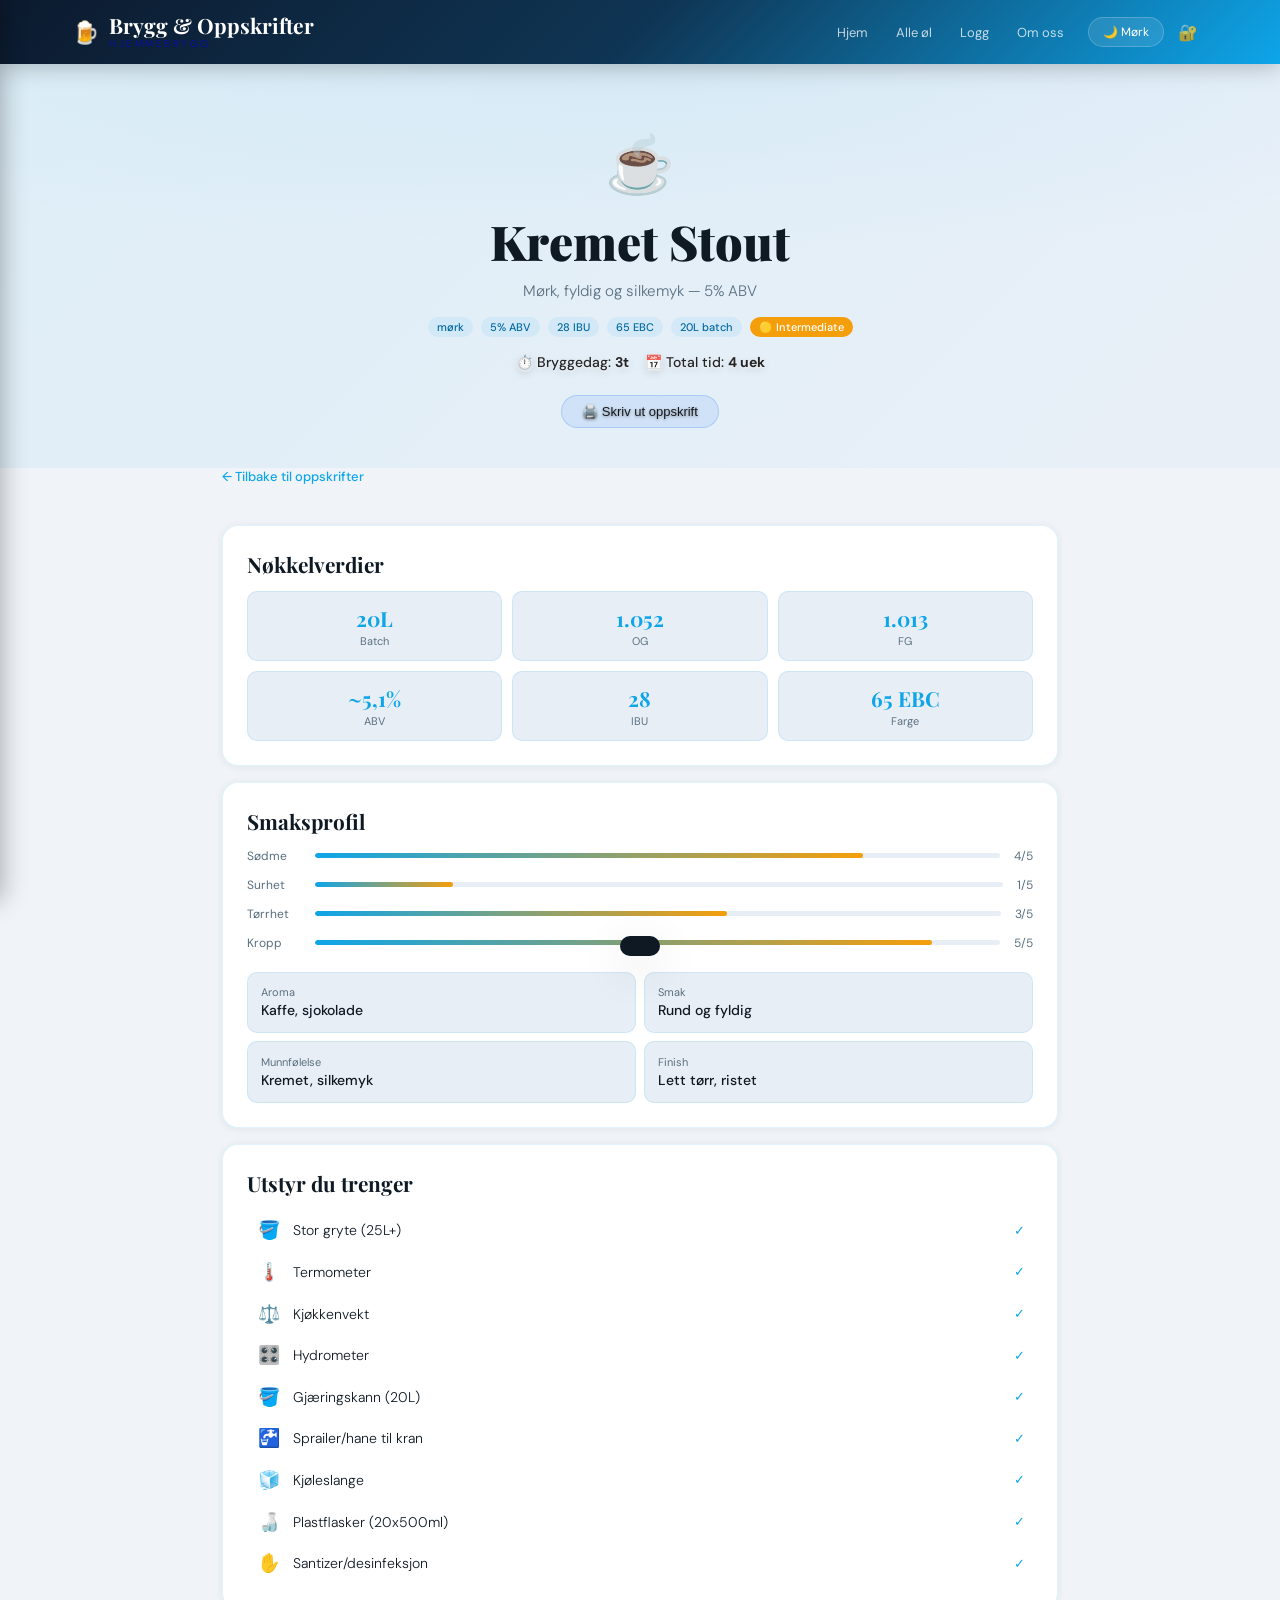
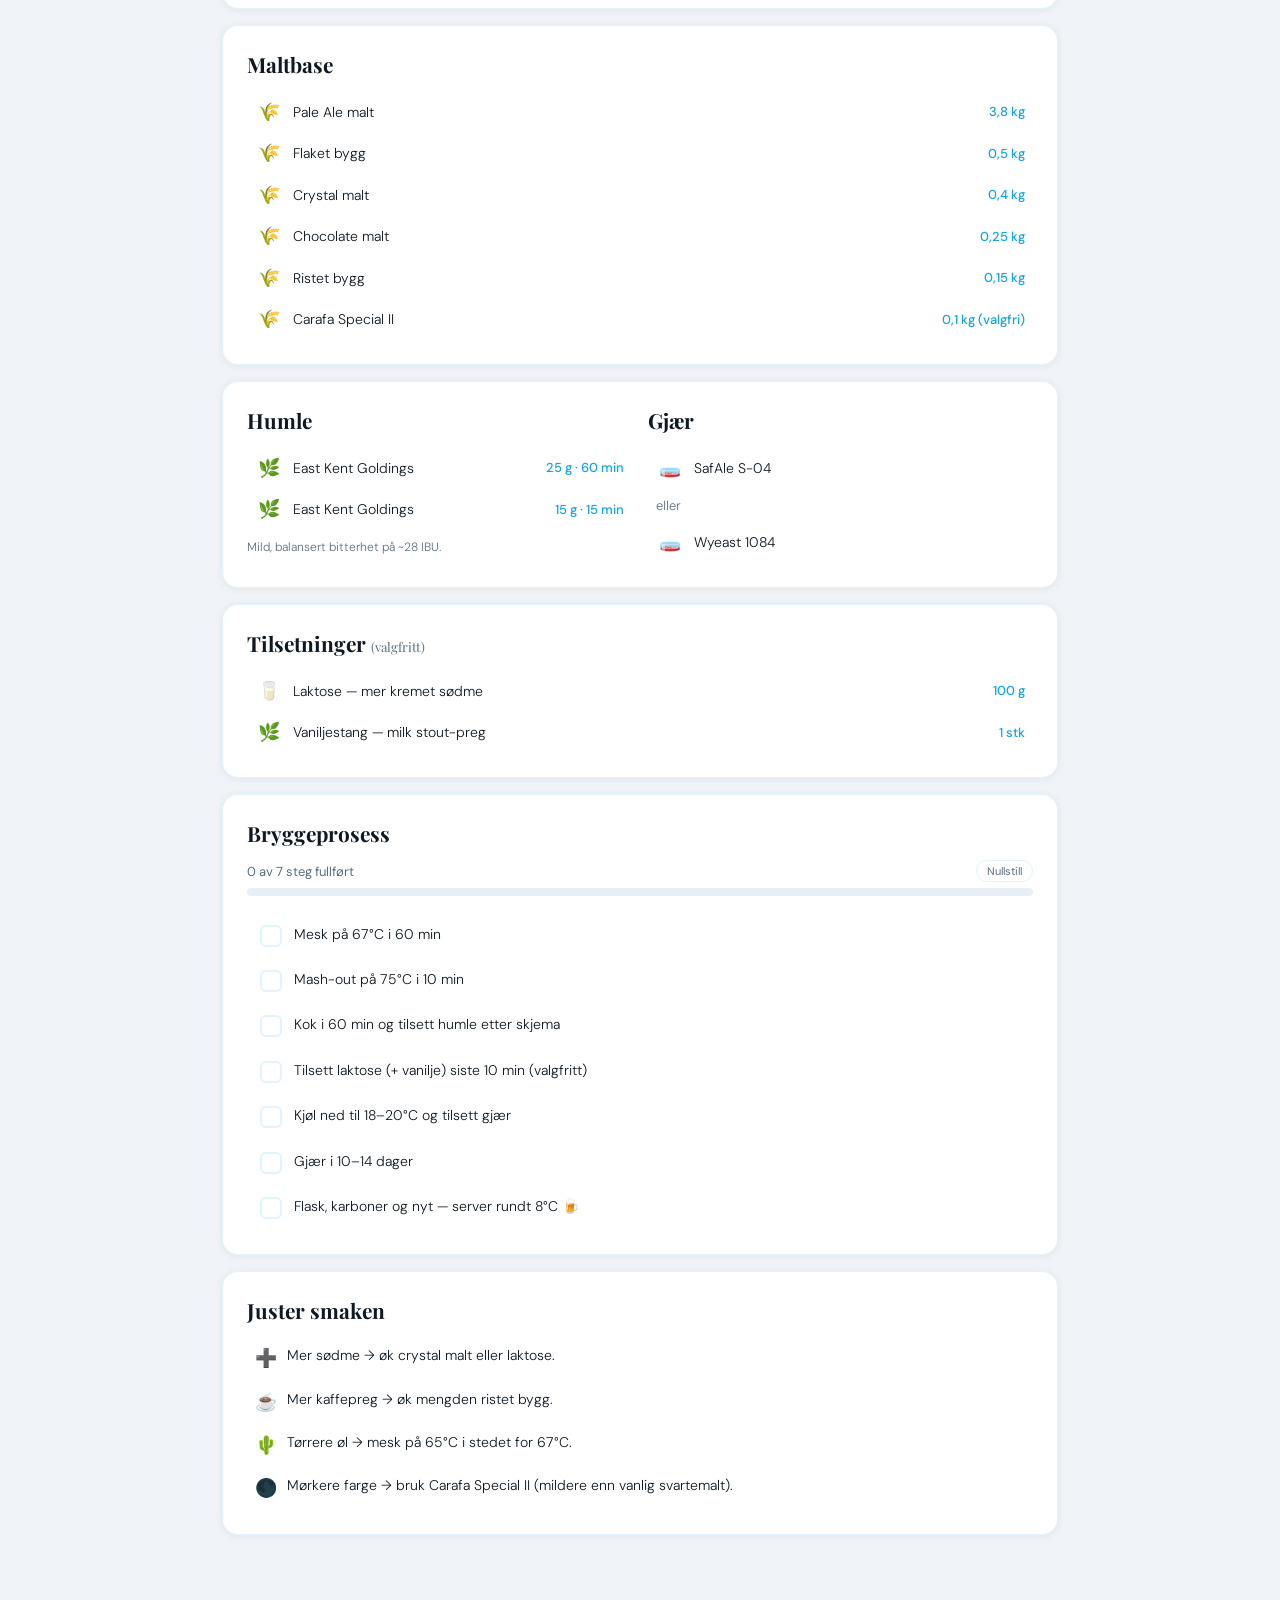
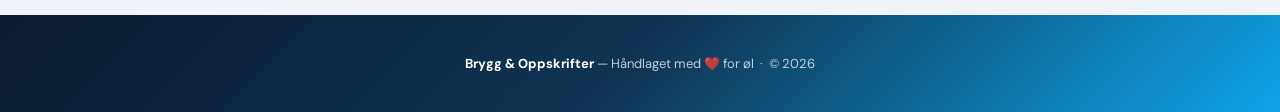
<file: recipe-stout.html>
<!DOCTYPE html>
<html lang="no" data-theme="light">
<head>
  <meta charset="UTF-8" /><meta name="viewport" content="width=device-width, initial-scale=1.0" />
  <title>Kremet Stout – Brygg & Oppskrifter</title>
  <link href="https://fonts.googleapis.com/css2?family=Playfair+Display:wght@700;900&family=DM+Sans:wght@300;400;500&display=swap" rel="stylesheet">
  <link rel="stylesheet" href="styles.css">
</head>
<body>
<div class="toast" id="toast"></div>

<header>
  <div class="header-inner">
    <button class="hamburger-btn" id="hamburgerBtn">☰</button>
    <a class="logo" href="index.html">
      <span class="logo-icon">🍺</span>
      <div><div class="logo-text">Brygg &amp; Oppskrifter</div><div class="logo-sub">Hjemmebrygg</div></div>
    </a>
    <nav>
      <a href="index.html">Hjem</a>
      <a href="all-beers.html">Alle øl</a>
      <a href="brew-log.html">Logg</a>
      <a href="about.html">Om oss</a>
      <button class="theme-toggle" id="themeBtn">🌙 Mørk</button>
      <a href="admin.html" style="font-size:16px;padding:6px 10px" title="Admin Panel">🔐</a>
    </nav>
  </div>
</header>

<div class="menu-overlay" id="menuOverlay"></div>
<div class="side-menu" id="sideMenu">
  <nav>
    <a href="index.html">Hjem</a>
    <a href="all-beers.html">Alle øl</a>
    <a href="brew-log.html">Logg</a>
    <a href="about.html">Om oss</a>
    <button class="theme-toggle" id="themeBtnMobile">🌙 Mørk</button>
    <a href="admin.html" style="font-size:14px;padding:6px 10px;margin:16px 24px;display:block;width:calc(100% - 48px);text-align:center;border-radius:20px;background:rgba(255,255,255,.1);color:white;text-decoration:none" title="Admin Panel">🔐 Admin</a>
  </nav>
</div>

<section class="recipe-hero">
  <span class="recipe-emoji">☕</span>
  <h1>Kremet Stout</h1>
  <p>Mørk, fyldig og silkemyk — 5% ABV</p>
  <div style="margin-top:1rem;display:flex;gap:8px;justify-content:center;flex-wrap:wrap">
    <span class="tag">mørk</span><span class="tag">5% ABV</span><span class="tag">28 IBU</span><span class="tag">65 EBC</span><span class="tag">20L batch</span>
    <span class="tag" style="background:#f59e0b;color:white">🟡 Intermediate</span>
  </div>
  <div class="hero-info-time" style="margin-top:1rem;display:flex;gap:16px;justify-content:center;flex-wrap:wrap;font-size:14px;color:rgba(255,255,255,.95);text-shadow:0 2px 6px rgba(0,0,0,.4)">
    <div>⏱️ Bryggedag: <strong>3t</strong></div>
    <div>📅 Total tid: <strong>4 uek</strong></div>
  </div>
  <button class="print-btn" onclick="printRecipe()" style="margin-top:1.5rem;background:rgba(255,255,255,.2);border:1px solid rgba(255,255,255,.3);color:white;padding:8px 20px;border-radius:20px;cursor:pointer;font-size:13px;font-weight:500;transition:all .2s;text-shadow:0 1px 3px rgba(0,0,0,.4)" onmouseover="this.style.background='rgba(255,255,255,.3)'" onmouseout="this.style.background='rgba(255,255,255,.2)'">🖨️ Skriv ut oppskrift</button>
</section>

<div class="recipe-grid">
  <a href="index.html" class="back-link fade-up">← Tilbake til oppskrifter</a>

  <!-- NØKKELVERDIER -->
  <div class="card fade-up">
    <h2>Nøkkelverdier</h2>
    <div class="kv-grid">
      <div class="kv-chip"><div class="kv-val">20L</div><div class="kv-label">Batch</div></div>
      <div class="kv-chip"><div class="kv-val">1.052</div><div class="kv-label">OG</div></div>
      <div class="kv-chip"><div class="kv-val">1.013</div><div class="kv-label">FG</div></div>
      <div class="kv-chip"><div class="kv-val">~5,1%</div><div class="kv-label">ABV</div></div>
      <div class="kv-chip"><div class="kv-val">28</div><div class="kv-label">IBU</div></div>
      <div class="kv-chip"><div class="kv-val">65 EBC</div><div class="kv-label">Farge</div></div>
    </div>
  </div>

  <!-- SMAKSPROFIL -->
  <div class="card fade-up">
    <h2>Smaksprofil</h2>
    <div style="display:flex;flex-direction:column;gap:8px;margin-top:.5rem">
      <div class="flavor-row"><span class="flavor-label">Sødme</span><div class="flavor-bar-wrap"><div class="flavor-bar" style="width:80%"></div></div><span style="font-size:12px;color:var(--muted);margin-left:6px">4/5</span></div>
      <div class="flavor-row"><span class="flavor-label">Surhet</span><div class="flavor-bar-wrap"><div class="flavor-bar" style="width:20%"></div></div><span style="font-size:12px;color:var(--muted);margin-left:6px">1/5</span></div>
      <div class="flavor-row"><span class="flavor-label">Tørrhet</span><div class="flavor-bar-wrap"><div class="flavor-bar" style="width:60%"></div></div><span style="font-size:12px;color:var(--muted);margin-left:6px">3/5</span></div>
      <div class="flavor-row"><span class="flavor-label">Kropp</span><div class="flavor-bar-wrap"><div class="flavor-bar" style="width:90%"></div></div><span style="font-size:12px;color:var(--muted);margin-left:6px">5/5</span></div>
    </div>
    <div style="margin-top:1rem;display:grid;grid-template-columns:1fr 1fr;gap:8px">
      <div class="sensory-item"><div class="sensory-key">Aroma</div><div class="sensory-val">Kaffe, sjokolade</div></div>
      <div class="sensory-item"><div class="sensory-key">Smak</div><div class="sensory-val">Rund og fyldig</div></div>
      <div class="sensory-item"><div class="sensory-key">Munnfølelse</div><div class="sensory-val">Kremet, silkemyk</div></div>
      <div class="sensory-item"><div class="sensory-key">Finish</div><div class="sensory-val">Lett tørr, ristet</div></div>
    </div>
  </div>

  <!-- UTSTYR -->
  <div class="card fade-up">
    <h2>Utstyr du trenger</h2>
    <div style="margin-top:.5rem">
      <div class="ing-item"><span class="ing-icon">🪣</span><span class="ing-name">Stor gryte (25L+)</span><span class="ing-amount">✓</span></div>
      <div class="ing-item"><span class="ing-icon">🌡️</span><span class="ing-name">Termometer</span><span class="ing-amount">✓</span></div>
      <div class="ing-item"><span class="ing-icon">⚖️</span><span class="ing-name">Kjøkkenvekt</span><span class="ing-amount">✓</span></div>
      <div class="ing-item"><span class="ing-icon">🎛️</span><span class="ing-name">Hydrometer</span><span class="ing-amount">✓</span></div>
      <div class="ing-item"><span class="ing-icon">🪣</span><span class="ing-name">Gjæringskann (20L)</span><span class="ing-amount">✓</span></div>
      <div class="ing-item"><span class="ing-icon">🚰</span><span class="ing-name">Sprailer/hane til kran</span><span class="ing-amount">✓</span></div>
      <div class="ing-item"><span class="ing-icon">🧊</span><span class="ing-name">Kjøleslange</span><span class="ing-amount">✓</span></div>
      <div class="ing-item"><span class="ing-icon">🍶</span><span class="ing-name">Plastflasker (20x500ml)</span><span class="ing-amount">✓</span></div>
      <div class="ing-item"><span class="ing-icon">✋</span><span class="ing-name">Santizer/desinfeksjon</span><span class="ing-amount">✓</span></div>
    </div>
  </div>

  <!-- MALTBASE -->
  <div class="card fade-up">
    <h2>Maltbase</h2>
    <div style="margin-top:.5rem">
      <div class="ing-item"><span class="ing-icon">🌾</span><span class="ing-name">Pale Ale malt</span><span class="ing-amount">3,8 kg</span></div>
      <div class="ing-item"><span class="ing-icon">🌾</span><span class="ing-name">Flaket bygg</span><span class="ing-amount">0,5 kg</span></div>
      <div class="ing-item"><span class="ing-icon">🌾</span><span class="ing-name">Crystal malt</span><span class="ing-amount">0,4 kg</span></div>
      <div class="ing-item"><span class="ing-icon">🌾</span><span class="ing-name">Chocolate malt</span><span class="ing-amount">0,25 kg</span></div>
      <div class="ing-item"><span class="ing-icon">🌾</span><span class="ing-name">Ristet bygg</span><span class="ing-amount">0,15 kg</span></div>
      <div class="ing-item"><span class="ing-icon">🌾</span><span class="ing-name">Carafa Special II</span><span class="ing-amount">0,1 kg (valgfri)</span></div>
    </div>
  </div>

  <!-- HUMLE & GJÆR -->
  <div class="card fade-up" style="display:grid;grid-template-columns:1fr 1fr;gap:1rem">
    <div>
      <h2>Humle</h2>
      <div style="margin-top:.5rem">
        <div class="ing-item"><span class="ing-icon">🌿</span><span class="ing-name">East Kent Goldings</span><span class="ing-amount">25 g · 60 min</span></div>
        <div class="ing-item"><span class="ing-icon">🌿</span><span class="ing-name">East Kent Goldings</span><span class="ing-amount">15 g · 15 min</span></div>
      </div>
      <div style="font-size:12px;color:var(--muted);font-weight:300;margin-top:.5rem;line-height:1.5">Mild, balansert bitterhet på ~28 IBU.</div>
    </div>
    <div>
      <h2>Gjær</h2>
      <div style="margin-top:.5rem">
        <div class="ing-item"><span class="ing-icon">🧫</span><span class="ing-name">SafAle S-04</span></div>
        <div style="padding:.5rem .5rem;font-size:13px;color:var(--muted);font-weight:300">eller</div>
        <div class="ing-item"><span class="ing-icon">🧫</span><span class="ing-name">Wyeast 1084</span></div>
      </div>
    </div>
  </div>

  <!-- TILSETNINGER -->
  <div class="card fade-up">
    <h2>Tilsetninger <span style="font-size:13px;font-weight:400;color:var(--muted)">(valgfritt)</span></h2>
    <div style="margin-top:.5rem">
      <div class="ing-item"><span class="ing-icon">🥛</span><span class="ing-name">Laktose — mer kremet sødme</span><span class="ing-amount">100 g</span></div>
      <div class="ing-item"><span class="ing-icon">🌿</span><span class="ing-name">Vaniljestang — milk stout-preg</span><span class="ing-amount">1 stk</span></div>
    </div>
  </div>

  <!-- BRYGGEPROSESS -->
  <div class="card fade-up">
    <h2>Bryggeprosess</h2>
    <div style="margin-bottom:.8rem">
      <div style="display:flex;justify-content:space-between;align-items:center;margin-bottom:.4rem">
        <span style="font-size:13px;color:var(--muted)" id="progressText">0 av 7 steg fullført</span>
        <button onclick="resetChecks()" style="font-size:11px;color:var(--muted);background:none;border:1px solid var(--card-border);padding:3px 10px;border-radius:20px;cursor:pointer;font-family:'DM Sans',sans-serif">Nullstill</button>
      </div>
      <div class="progress-wrap"><div class="progress-fill" id="progressFill"></div></div>
    </div>
    <div id="checklist">
      <div class="check-item" onclick="toggleCheck(this,0)"><div class="check-box" id="cb0"></div><span class="check-text">Mesk på 67°C i 60 min</span></div>
      <div class="check-item" onclick="toggleCheck(this,1)"><div class="check-box" id="cb1"></div><span class="check-text">Mash-out på 75°C i 10 min</span></div>
      <div class="check-item" onclick="toggleCheck(this,2)"><div class="check-box" id="cb2"></div><span class="check-text">Kok i 60 min og tilsett humle etter skjema</span></div>
      <div class="check-item" onclick="toggleCheck(this,3)"><div class="check-box" id="cb3"></div><span class="check-text">Tilsett laktose (+ vanilje) siste 10 min (valgfritt)</span></div>
      <div class="check-item" onclick="toggleCheck(this,4)"><div class="check-box" id="cb4"></div><span class="check-text">Kjøl ned til 18–20°C og tilsett gjær</span></div>
      <div class="check-item" onclick="toggleCheck(this,5)"><div class="check-box" id="cb5"></div><span class="check-text">Gjær i 10–14 dager</span></div>
      <div class="check-item" onclick="toggleCheck(this,6)"><div class="check-box" id="cb6"></div><span class="check-text">Flask, karboner og nyt — server rundt 8°C 🍺</span></div>
    </div>
    <div class="complete-banner" id="completeBanner">
      <div style="font-size:2rem;margin-bottom:.4rem">🎉</div>
      <div style="font-family:'Playfair Display',serif;font-size:1.2rem;font-weight:700">Stouten er ferdig brygget!</div>
      <div style="font-size:13px;opacity:.85;margin-top:.3rem">La den sette seg i noen dager — den blir bare bedre. Vel brygget!</div>
    </div>
  </div>

  <!-- JUSTERINGER -->
  <div class="card fade-up">
    <h2>Juster smaken</h2>
    <div style="margin-top:.5rem">
      <div class="tip-item"><span class="tip-icon">➕</span><span style="font-size:14px;font-weight:300;color:var(--text)">Mer sødme → øk crystal malt eller laktose.</span></div>
      <div class="tip-item"><span class="tip-icon">☕</span><span style="font-size:14px;font-weight:300;color:var(--text)">Mer kaffepreg → øk mengden ristet bygg.</span></div>
      <div class="tip-item"><span class="tip-icon">🌵</span><span style="font-size:14px;font-weight:300;color:var(--text)">Tørrere øl → mesk på 65°C i stedet for 67°C.</span></div>
      <div class="tip-item"><span class="tip-icon">🌑</span><span style="font-size:14px;font-weight:300;color:var(--text)">Mørkere farge → bruk Carafa Special II (mildere enn vanlig svartemalt).</span></div>
    </div>
  </div>

</div>

<footer>
  <p><strong>Brygg &amp; Oppskrifter</strong> — Håndlaget med ❤️ for øl &nbsp;·&nbsp; &copy; 2026</p>
</footer>

<script>
const PAGE_KEY='brygg_check_stout';
const TOTAL=7;
let checks=JSON.parse(localStorage.getItem(PAGE_KEY)||'{}');

function toggleCheck(el,i){checks[i]=!checks[i];localStorage.setItem(PAGE_KEY,JSON.stringify(checks));updateUI();}
function resetChecks(){checks={};localStorage.setItem(PAGE_KEY,JSON.stringify(checks));updateUI();}

function updateUI(){
  const done=Object.values(checks).filter(Boolean).length;
  document.getElementById('progressFill').style.width=Math.round((done/TOTAL)*100)+'%';
  document.getElementById('progressText').textContent=done+' av '+TOTAL+' steg fullført';
  for(let i=0;i<TOTAL;i++){
    const cb=document.getElementById('cb'+i);
    const item=cb&&cb.closest('.check-item');
    if(!cb)continue;
    if(checks[i]){cb.textContent='✓';item.classList.add('done');}
    else{cb.textContent='';item.classList.remove('done');}
  }
  const banner=document.getElementById('completeBanner');
  if(done===TOTAL)banner.classList.add('show');else banner.classList.remove('show');
}

let dark=localStorage.getItem('brygg_dark')==='1';
function applyTheme(){document.documentElement.setAttribute('data-theme',dark?'dark':'light');document.getElementById('themeBtn').textContent=dark?'☀️ Lys':'🌙 Mørk';if(document.getElementById('themeBtnMobile'))document.getElementById('themeBtnMobile').textContent=dark?'☀️ Lys':'🌙 Mørk';}
applyTheme();
document.getElementById('themeBtn').onclick=()=>{dark=!dark;localStorage.setItem('brygg_dark',dark?'1':'0');applyTheme();};
if(document.getElementById('themeBtnMobile'))document.getElementById('themeBtnMobile').onclick=()=>{dark=!dark;localStorage.setItem('brygg_dark',dark?'1':'0');applyTheme();};

function showToast(msg){const t=document.getElementById('toast');t.textContent=msg;t.classList.add('show');setTimeout(()=>t.classList.remove('show'),2200);}
function printRecipe(){showToast('Åpner utskrift...');setTimeout(()=>window.print(),300);}

// ---- HAMBURGER MENU ----
const hamburger = document.getElementById('hamburgerBtn');
const sideMenu = document.getElementById('sideMenu');
const menuOverlay = document.getElementById('menuOverlay');
function toggleMenu(){
  sideMenu.classList.toggle('open');
  menuOverlay.classList.toggle('open');
}
hamburger.addEventListener('click', toggleMenu);
menuOverlay.addEventListener('click', toggleMenu);
document.querySelectorAll('#sideMenu nav a').forEach(link => {
  link.addEventListener('click', toggleMenu);
});

updateUI();
</script>
<button class="scroll-top" id="scrollTop" onclick="window.scrollTo({top:0,behavior:'smooth'})" title="Til toppen">↑</button>
<script>
(function(){
  const btn=document.getElementById("scrollTop");
  window.addEventListener("scroll",function(){btn.classList.toggle("show",window.scrollY>400);},{passive:true});
  const ro=new IntersectionObserver(function(es){es.forEach(function(e){if(e.isIntersecting){e.target.classList.add("visible");ro.unobserve(e.target);}});},{threshold:0.06});
  document.querySelectorAll(".reveal,.card,.beer-card,.stat-card").forEach(function(el){ro.observe(el);});
  document.addEventListener("keydown",function(e){
    if(e.key==="/"&&document.activeElement.tagName!=="INPUT"&&document.activeElement.tagName!=="TEXTAREA"){e.preventDefault();var s=document.getElementById("search");if(s)s.focus();}
    if(e.key==="Escape"){document.activeElement.blur();}
  });
})();
</script>
</body>
</html>
</file>
<file: styles.css>
/* ============================================
   Brygg & Oppskrifter — Global Styles
   ============================================ */

:root {
  --bg:           #f0f4f8;
  --bg2:          #ffffff;
  --bg3:          #e8eef5;
  --text:         #0f1923;
  --muted:        #5a7080;
  --accent:       #0ea5e9;
  --accent2:      #0284c7;
  --accent-deep:  #075985;
  --warm:         #f59e0b;
  --warm2:        #d97706;
  --success:      #10b981;
  --danger:       #ef4444;
  --card-border:  rgba(14, 165, 233, 0.12);
  --tag-bg:       rgba(14, 165, 233, 0.08);
  --tag-color:    #0369a1;
  --shadow-sm:    0 1px 8px rgba(15, 25, 35, 0.07);
  --shadow:       0 4px 24px rgba(15, 25, 35, 0.10);
  --shadow-lg:    0 12px 48px rgba(15, 25, 35, 0.14);
  --header-bg:    linear-gradient(135deg, #0c1a2e, #0f3554, #0ea5e9);
  --radius:       16px;
  --radius-sm:    10px;
  --radius-lg:    22px;
}

[data-theme="dark"] {
  --bg:           #080f18;
  --bg2:          #0d1829;
  --bg3:          #111f33;
  --text:         #e8f0f8;
  --muted:        #7a9ab5;
  --card-border:  rgba(14, 165, 233, 0.2);
  --tag-bg:       rgba(14, 165, 233, 0.12);
  --tag-color:    #38bdf8;
  --shadow-sm:    0 1px 8px rgba(0,0,0,.3);
  --shadow:       0 4px 24px rgba(0,0,0,.4);
  --shadow-lg:    0 12px 48px rgba(0,0,0,.5);
  --header-bg:    linear-gradient(135deg, #040810, #0a1e38, #0c3a5c);
}

* { box-sizing: border-box; margin: 0; padding: 0; }

body {
  font-family: 'DM Sans', sans-serif;
  background: var(--bg);
  color: var(--text);
  transition: background .3s, color .3s;
  min-height: 100vh;
  -webkit-font-smoothing: antialiased;
}

/* ---- HEADER ---- */
header {
  background: var(--header-bg);
  color: #fff;
  position: sticky; top: 0; z-index: 100;
  box-shadow: 0 2px 24px rgba(0,0,0,.25);
}
.header-inner {
  max-width: 1200px; margin: 0 auto;
  display: flex; align-items: center; justify-content: space-between;
  height: 64px; padding: 0 2rem;
}
.logo { display: flex; align-items: center; gap: 10px; text-decoration: none; }
.logo-icon { font-size: 22px; }
.logo-text {
  font-family: 'Playfair Display', serif;
  font-size: 21px; font-weight: 700; color: #fff; line-height: 1.1;
}
.logo-sub { font-size: 10px; opacity: .55; letter-spacing: 2.5px; text-transform: uppercase; }
nav { display: flex; align-items: center; gap: 4px; }
nav a {
  color: rgba(255,255,255,.75); text-decoration: none;
  font-size: 13px; font-weight: 400; padding: 6px 12px;
  border-radius: 20px; transition: all .2s;
}
nav a:hover, nav a.active { background: rgba(255,255,255,.15); color: #fff; }
.theme-toggle {
  background: rgba(255,255,255,.1); border: 1px solid rgba(255,255,255,.2);
  color: #fff; cursor: pointer; padding: 6px 14px;
  border-radius: 20px; font-size: 12px; font-family: 'DM Sans', sans-serif;
  margin-left: 8px; transition: all .2s;
}
.theme-toggle:hover { background: rgba(255,255,255,.2); }
.visit-pill {
  background: rgba(255,255,255,.08); border: 1px solid rgba(255,255,255,.18);
  color: rgba(255,255,255,.75); font-size: 11px; padding: 4px 10px;
  border-radius: 20px; margin-left: 6px;
}

/* ---- HERO ---- */
.hero {
  padding: 5rem 2rem 3rem; text-align: center; position: relative; overflow: hidden;
}
.hero::before {
  content: ''; position: absolute; inset: 0;
  background: radial-gradient(ellipse 70% 50% at 50% 0%, rgba(14,165,233,.07), transparent);
}
.hero-eyebrow {
  font-size: 11px; font-weight: 500; letter-spacing: 3px;
  text-transform: uppercase; color: var(--accent); margin-bottom: 1rem; display: block;
}
.hero h1 {
  font-family: 'Playfair Display', serif;
  font-size: clamp(2.2rem, 5vw, 4rem); font-weight: 900; line-height: 1.1;
  margin-bottom: .8rem;
}
.hero h1 em { color: var(--accent); font-style: italic; }
.hero p { font-size: 1rem; color: var(--muted); max-width: 480px; margin: 0 auto; font-weight: 300; }

/* ---- CARDS ---- */
.card {
  background: var(--bg2); border: 1px solid var(--card-border);
  border-radius: var(--radius); padding: 1.5rem;
  box-shadow: var(--shadow-sm); transition: transform .25s, box-shadow .25s;
}
.card:hover { transform: translateY(-3px); box-shadow: var(--shadow); }
.card h2 {
  font-family: 'Playfair Display', serif; font-size: 1.3rem;
  font-weight: 700; margin-bottom: .8rem;
}

/* ---- TAGS ---- */
.tag {
  font-size: 11px; font-weight: 500; padding: 3px 9px;
  border-radius: 20px; background: var(--tag-bg); color: var(--tag-color);
  display: inline-block;
}

/* ---- FLAVOR BARS ---- */
.flavor-row { display: flex; align-items: center; gap: 8px; margin-bottom: 5px; }
.flavor-label { font-size: 12px; color: var(--muted); width: 60px; flex-shrink: 0; }
.flavor-bar-wrap { flex: 1; height: 5px; background: var(--bg3); border-radius: 3px; overflow: hidden; }
.flavor-bar { height: 100%; border-radius: 3px; background: linear-gradient(90deg, var(--accent), var(--warm)); transition: width .6s cubic-bezier(.34,1.2,.64,1); }

/* ---- PROGRESS BAR ---- */
.progress-wrap {
  background: var(--bg3); border-radius: 30px; height: 8px; overflow: hidden; margin-bottom: 1rem;
}
.progress-fill {
  height: 100%; border-radius: 30px;
  background: linear-gradient(90deg, var(--accent), var(--success));
  transition: width .4s ease; width: 0%;
}

/* ---- CHECKLIST ---- */
.check-item {
  display: flex; align-items: flex-start; gap: 12px;
  padding: .7rem .8rem; border-radius: var(--radius-sm);
  transition: background .15s; cursor: pointer;
}
.check-item:hover { background: var(--bg3); }
.check-item.done { opacity: .55; }
.check-item.done .check-text { text-decoration: line-through; }
.check-box {
  width: 22px; height: 22px; flex-shrink: 0; margin-top: 1px;
  border-radius: 6px; border: 2px solid var(--card-border);
  background: var(--bg2); display: flex; align-items: center; justify-content: center;
  transition: all .2s; font-size: 13px;
}
.check-item.done .check-box {
  background: var(--success); border-color: var(--success); color: #fff;
}
.check-text { font-size: 14px; color: var(--text); line-height: 1.5; font-weight: 300; }

/* ---- STATS ---- */
.stat-card {
  background: var(--tag-bg); border: 1px solid var(--card-border);
  border-radius: var(--radius-sm); padding: 1rem; text-align: center;
  transition: transform .2s;
}
.stat-card:hover { transform: translateY(-2px); }
.stat-val { font-family: 'Playfair Display', serif; font-size: 2rem; font-weight: 700; color: var(--accent); line-height: 1; }
.stat-label { font-size: 11px; color: var(--muted); margin-top: 4px; }

/* ---- CONTROLS ---- */
.controls { display: flex; flex-wrap: wrap; gap: 10px; align-items: center; }
.search-wrap { position: relative; flex: 1; min-width: 200px; }
.search-wrap input {
  width: 100%; padding: 10px 16px 10px 40px;
  border: 1.5px solid var(--card-border); border-radius: 50px;
  background: var(--bg2); font-family: 'DM Sans', sans-serif;
  font-size: 14px; color: var(--text); outline: none; transition: border-color .2s;
}
.search-wrap input:focus { border-color: var(--accent); }
.search-wrap::before {
  content: '⌕'; position: absolute; left: 14px; top: 50%;
  transform: translateY(-50%); font-size: 18px; color: var(--muted); pointer-events: none;
}
.controls select {
  padding: 10px 16px; border: 1.5px solid var(--card-border);
  border-radius: 50px; background: var(--bg2);
  font-family: 'DM Sans', sans-serif; font-size: 13px; color: var(--text);
  cursor: pointer; outline: none;
}
.tag-btn {
  padding: 7px 15px; border-radius: 20px; cursor: pointer;
  font-size: 12px; font-weight: 500; border: 1.5px solid var(--card-border);
  background: var(--bg2); color: var(--muted); transition: all .2s;
  font-family: 'DM Sans', sans-serif;
}
.tag-btn.active { background: var(--accent); color: #fff; border-color: var(--accent); }
.fav-toggle {
  padding: 7px 15px; border-radius: 20px; cursor: pointer;
  font-size: 12px; font-weight: 500; border: 1.5px solid var(--card-border);
  background: var(--bg2); color: var(--muted); transition: all .2s;
  font-family: 'DM Sans', sans-serif;
}
.fav-toggle.on { background: var(--danger); color: #fff; border-color: var(--danger); }

/* ---- BEER CARD (index/all-beers) ---- */
.beer-card {
  background: var(--bg2); border: 1px solid var(--card-border);
  border-radius: var(--radius-lg); overflow: hidden;
  box-shadow: var(--shadow-sm); transition: transform .25s, box-shadow .25s;
}
.beer-card:hover { transform: translateY(-6px); box-shadow: var(--shadow-lg); }
.card-img-wrap { position: relative; height: 200px; overflow: hidden; background: #c8dde8; }
.card-img-wrap img { width: 100%; height: 100%; object-fit: cover; transition: transform .4s; }
.beer-card:hover .card-img-wrap img { transform: scale(1.06); }
.card-img-placeholder { width: 100%; height: 100%; display: flex; align-items: center; justify-content: center; font-size: 60px; }
.card-abv {
  position: absolute; top: 12px; right: 12px;
  background: rgba(0,0,0,.5); backdrop-filter: blur(6px);
  color: #fff; font-size: 12px; font-weight: 500; padding: 4px 10px; border-radius: 20px;
}
.card-fav {
  position: absolute; top: 10px; left: 12px;
  background: rgba(0,0,0,.35); backdrop-filter: blur(6px);
  border: none; cursor: pointer; font-size: 17px;
  width: 34px; height: 34px; border-radius: 50%;
  display: flex; align-items: center; justify-content: center;
  transition: transform .2s, background .2s;
}
.card-fav:hover { transform: scale(1.2); }
.card-body { padding: 1.2rem; }
.card-title { font-family: 'Playfair Display', serif; font-size: 1.15rem; font-weight: 700; margin-bottom: .3rem; }
.card-desc { font-size: 13px; color: var(--muted); margin-bottom: .8rem; line-height: 1.5; font-weight: 300; }
.card-cta {
  display: block; margin-top: 1rem; background: var(--accent); color: #fff;
  text-align: center; padding: 10px; border-radius: 12px;
  text-decoration: none; font-size: 13px; font-weight: 500;
  transition: background .2s, transform .1s;
}
.card-cta:hover { background: var(--accent2); transform: translateY(-1px); }

/* ---- TOAST ---- */
.toast {
  position: fixed; bottom: 24px; left: 50%; transform: translateX(-50%) translateY(80px);
  background: var(--text); color: var(--bg);
  padding: 10px 20px; border-radius: 30px; font-size: 13px;
  box-shadow: var(--shadow-lg); z-index: 9999;
  transition: transform .3s cubic-bezier(.34,1.56,.64,1); pointer-events: none;
}
.toast.show { transform: translateX(-50%) translateY(0); }

/* ---- RECIPE PAGE ---- */
.recipe-hero {
  padding: 4rem 2rem 2.5rem; text-align: center; position: relative; overflow: hidden;
}
.recipe-hero::before {
  content: ''; position: absolute; inset: 0;
  background: radial-gradient(ellipse 70% 50% at 50% 0%, rgba(14,165,233,.06), transparent);
}
/* Light mode adjustments for recipe hero */
[data-theme="light"] .recipe-hero {
  background: linear-gradient(135deg, rgba(14,165,233,.08) 0%, rgba(59,130,246,.04) 100%);
}
[data-theme="light"] .recipe-hero .hero-info-time {
  color: rgba(0,0,0,.85) !important;
  text-shadow: 0 1px 3px rgba(255,255,255,.8), 0 3px 8px rgba(0,0,0,.15) !important;
  font-weight: 500;
}
[data-theme="light"] .recipe-hero .print-btn {
  color: rgba(0,0,0,.88) !important;
  background: rgba(59,130,246,.12) !important;
  border: 1px solid rgba(59,130,246,.25) !important;
  text-shadow: none;
  font-weight: 500;
}
[data-theme="light"] .recipe-hero .print-btn:hover {
  background: rgba(59,130,246,.18) !important;
}
.recipe-emoji { font-size: 3.5rem; display: block; margin-bottom: .5rem; }
.recipe-hero h1 {
  font-family: 'Playfair Display', serif;
  font-size: clamp(2rem, 4vw, 3rem); font-weight: 900; margin-bottom: .5rem;
}
.recipe-hero p { font-size: .95rem; color: var(--muted); font-weight: 300; }

.recipe-grid {
  max-width: 900px; margin: 0 auto; padding: 0 2rem 5rem;
  display: flex; flex-direction: column; gap: 16px;
}

.kv-grid { display: grid; grid-template-columns: repeat(3, 1fr); gap: 10px; }
.kv-chip {
  background: var(--bg3); border-radius: var(--radius-sm); padding: .75rem;
  text-align: center; border: 1px solid var(--card-border);
}
.kv-val { font-family: 'Playfair Display', serif; font-size: 1.3rem; font-weight: 700; color: var(--accent); }
.kv-label { font-size: 11px; color: var(--muted); margin-top: 2px; }

.ing-item {
  display: flex; align-items: center; gap: 10px;
  padding: .55rem .5rem; border-radius: 8px; font-size: 14px; font-weight: 300;
  transition: background .15s;
}
.ing-item:hover { background: var(--bg3); }
.ing-icon { font-size: 18px; width: 28px; text-align: center; flex-shrink: 0; }
.ing-name { color: var(--text); }
.ing-amount { margin-left: auto; font-weight: 500; color: var(--accent); font-size: 13px; }

.complete-banner {
  display: none; background: linear-gradient(135deg, var(--accent), var(--success));
  color: #fff; border-radius: var(--radius); padding: 1.5rem;
  text-align: center; animation: popIn .4s cubic-bezier(.34,1.56,.64,1);
}
.complete-banner.show { display: block; }
@keyframes popIn { from { transform: scale(.8); opacity: 0; } to { transform: scale(1); opacity: 1; } }

.back-link {
  display: inline-flex; align-items: center; gap: 6px;
  color: var(--accent); text-decoration: none; font-size: 13px; font-weight: 500;
  margin-bottom: 1.5rem; transition: gap .2s;
}
.back-link:hover { gap: 10px; }

.sensory-grid { display: grid; grid-template-columns: 1fr 1fr; gap: 10px; }
.sensory-item {
  background: var(--bg3); border-radius: var(--radius-sm); padding: .8rem;
  border: 1px solid var(--card-border);
}
.sensory-key { font-size: 11px; color: var(--muted); margin-bottom: 2px; }
.sensory-val { font-size: 14px; font-weight: 500; }

.tip-item {
  display: flex; align-items: flex-start; gap: 10px;
  padding: .6rem .5rem; border-radius: 8px; font-size: 14px; font-weight: 300;
  transition: background .15s;
}
.tip-item:hover { background: var(--bg3); }
.tip-icon { font-size: 18px; flex-shrink: 0; }

/* ---- FOOTER ---- */
footer {
  background: var(--header-bg); color: rgba(255,255,255,.75);
  text-align: center; padding: 2.5rem; font-size: 13px;
}
footer strong { color: #fff; }

/* ---- ANIMATIONS ---- */
@keyframes fadeUp { from { opacity: 0; transform: translateY(18px); } to { opacity: 1; transform: translateY(0); } }
.fade-up { animation: fadeUp .4s ease both; }
.fade-up:nth-child(2) { animation-delay: .07s; }
.fade-up:nth-child(3) { animation-delay: .14s; }
.fade-up:nth-child(4) { animation-delay: .21s; }
.fade-up:nth-child(5) { animation-delay: .28s; }
.fade-up:nth-child(6) { animation-delay: .35s; }

/* ---- SCROLL REVEAL (IntersectionObserver) ---- */
.reveal {
  opacity: 0; transform: translateY(22px);
  transition: opacity .45s ease, transform .45s ease;
}
.reveal.visible { opacity: 1; transform: translateY(0); }
.reveal-delay-1 { transition-delay: .05s; }
.reveal-delay-2 { transition-delay: .12s; }
.reveal-delay-3 { transition-delay: .19s; }

/* ---- KEYBOARD HINT ---- */
.kbd-hint {
  display: inline-flex; align-items: center; gap: 4px;
  font-size: 11px; color: var(--muted);
}
.kbd {
  background: var(--bg3); border: 1px solid var(--card-border);
  border-radius: 4px; padding: 1px 5px; font-size: 11px;
  font-family: 'DM Sans', monospace; color: var(--muted);
}

/* ---- SCROLL TO TOP ---- */
.scroll-top {
  position: fixed; bottom: 28px; right: 24px;
  width: 40px; height: 40px; border-radius: 50%;
  background: var(--accent); color: #fff; border: none;
  cursor: pointer; font-size: 18px;
  display: flex; align-items: center; justify-content: center;
  box-shadow: var(--shadow); transition: all .3s;
  opacity: 0; pointer-events: none; z-index: 90;
}
.scroll-top.show { opacity: 1; pointer-events: auto; }
/* ---- HAMBURGER MENU ---- */
.hamburger-btn {
  display: none;
  background: none;
  border: none;
  color: #fff;
  font-size: 24px;
  cursor: pointer;
  padding: 8px;
  transition: all .3s;
  z-index: 1001;
}
.hamburger-btn:hover { transform: scale(1.1); }

.side-menu {
  position: fixed;
  left: 0;
  top: 0;
  height: 100vh;
  width: 280px;
  background: var(--header-bg);
  color: #fff;
  transform: translateX(-100%);
  transition: transform .4s cubic-bezier(.34, 1.2, .64, 1);
  z-index: 999;
  padding: 80px 0 2rem 0;
  overflow-y: auto;
  box-shadow: 2px 0 24px rgba(0, 0, 0, .3);
}

.side-menu.open {
  transform: translateX(0);
}

.menu-overlay {
  position: fixed;
  inset: 0;
  background: rgba(0, 0, 0, 0);
  opacity: 0;
  pointer-events: none;
  transition: opacity .4s;
  z-index: 998;
}

.menu-overlay.open {
  background: rgba(0, 0, 0, .5);
  opacity: 1;
  pointer-events: auto;
}

.side-menu nav {
  display: flex;
  flex-direction: column;
  gap: 0;
}

.side-menu nav a {
  color: rgba(255, 255, 255, .8);
  padding: 14px 24px;
  border-radius: 0;
  text-decoration: none;
  font-size: 15px;
  font-weight: 400;
  border-left: 3px solid transparent;
  transition: all .2s;
  display: block;
}

.side-menu nav a:hover,
.side-menu nav a.active {
  background: rgba(255, 255, 255, .1);
  color: #fff;
  border-left-color: #fff;
  padding-left: 20px;
}

.side-menu .theme-toggle {
  margin: 16px 24px;
  width: calc(100% - 48px);
  text-align: left;
  background: rgba(255, 255, 255, .1);
  border: 1px solid rgba(255, 255, 255, .2);
}

.side-menu .theme-toggle:hover {
  background: rgba(255, 255, 255, .2);
}

.scroll-top:hover { background: var(--accent2); transform: translateY(-3px); }

/* ---- RESPONSIVE ---- */
@media (max-width: 640px) {
  .header-inner { padding: 0 1rem; }
  .logo-sub { display: none; }
  nav a { padding: 5px 8px; font-size: 12px; }
  .kv-grid { grid-template-columns: repeat(2, 1fr); }
  .sensory-grid { grid-template-columns: 1fr; }
  
  .hamburger-btn { display: block; order: 1; }
  nav { display: none; }
}
</file>
